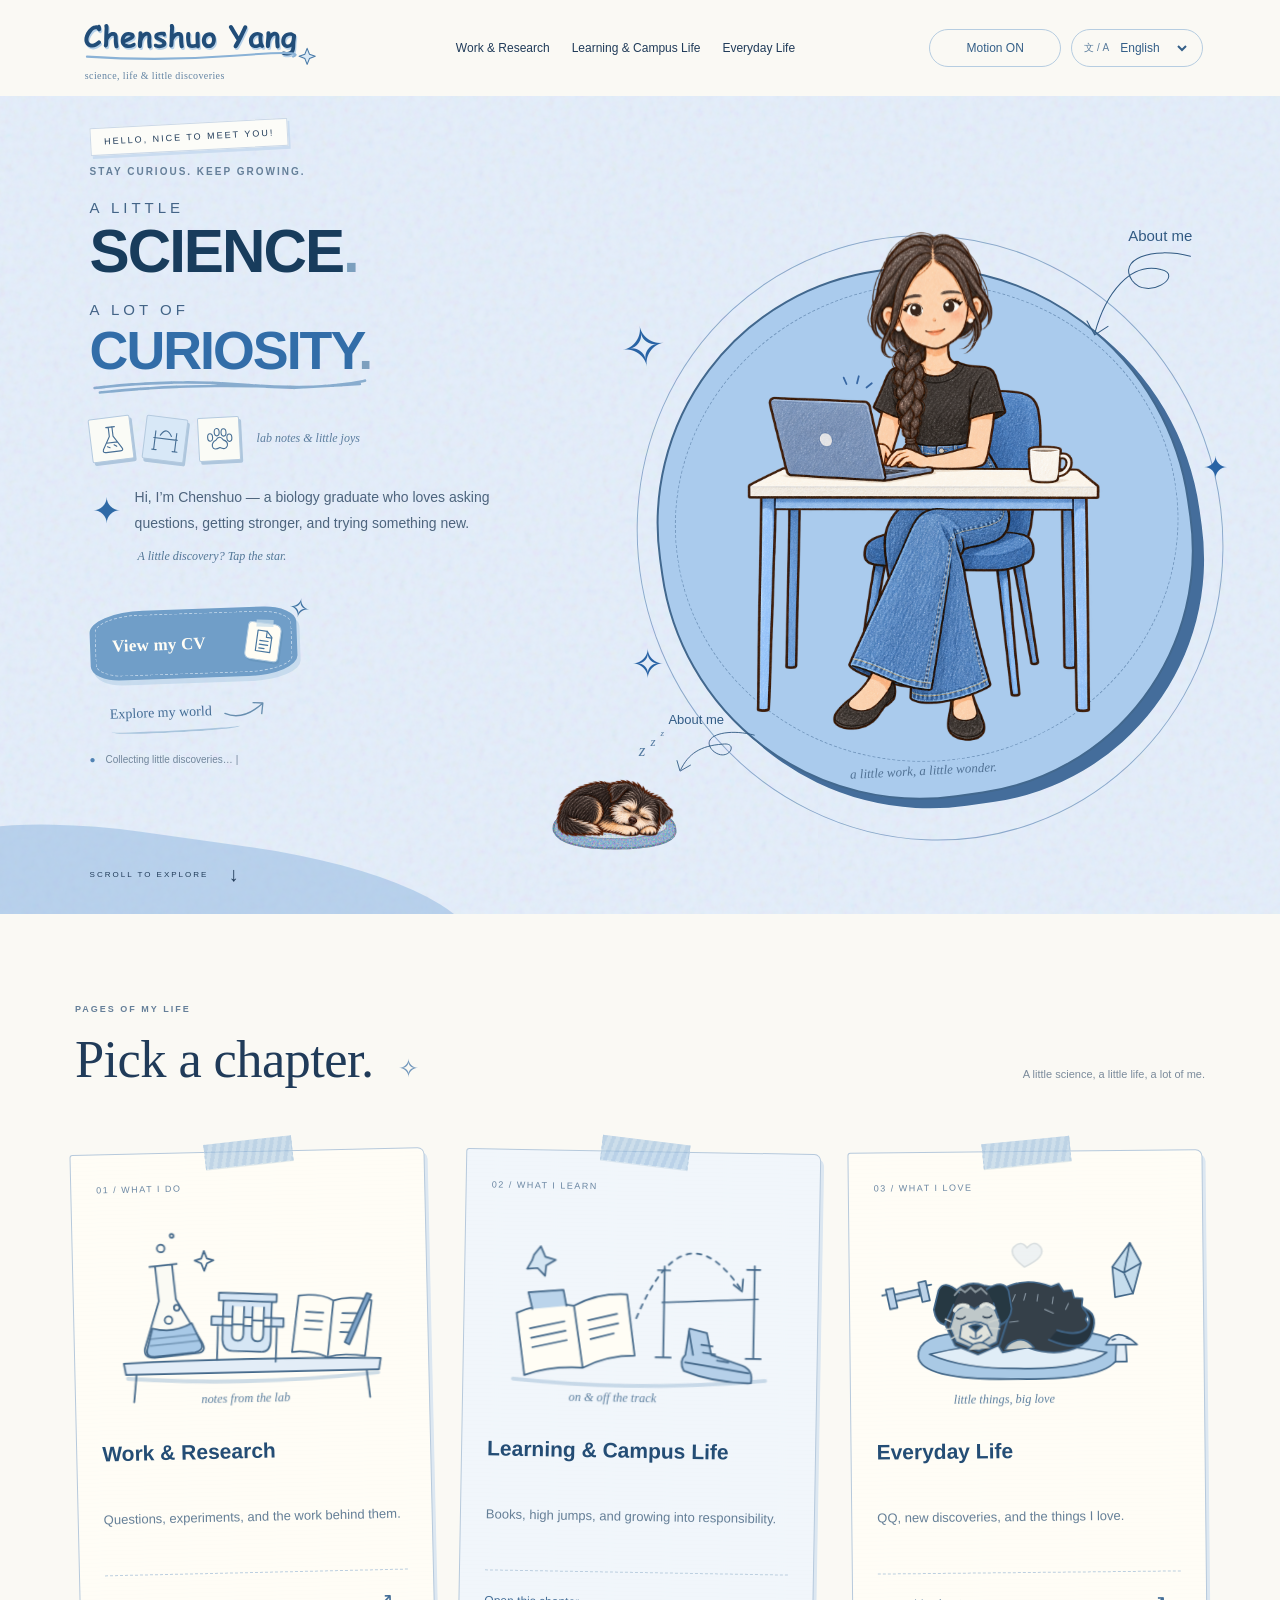
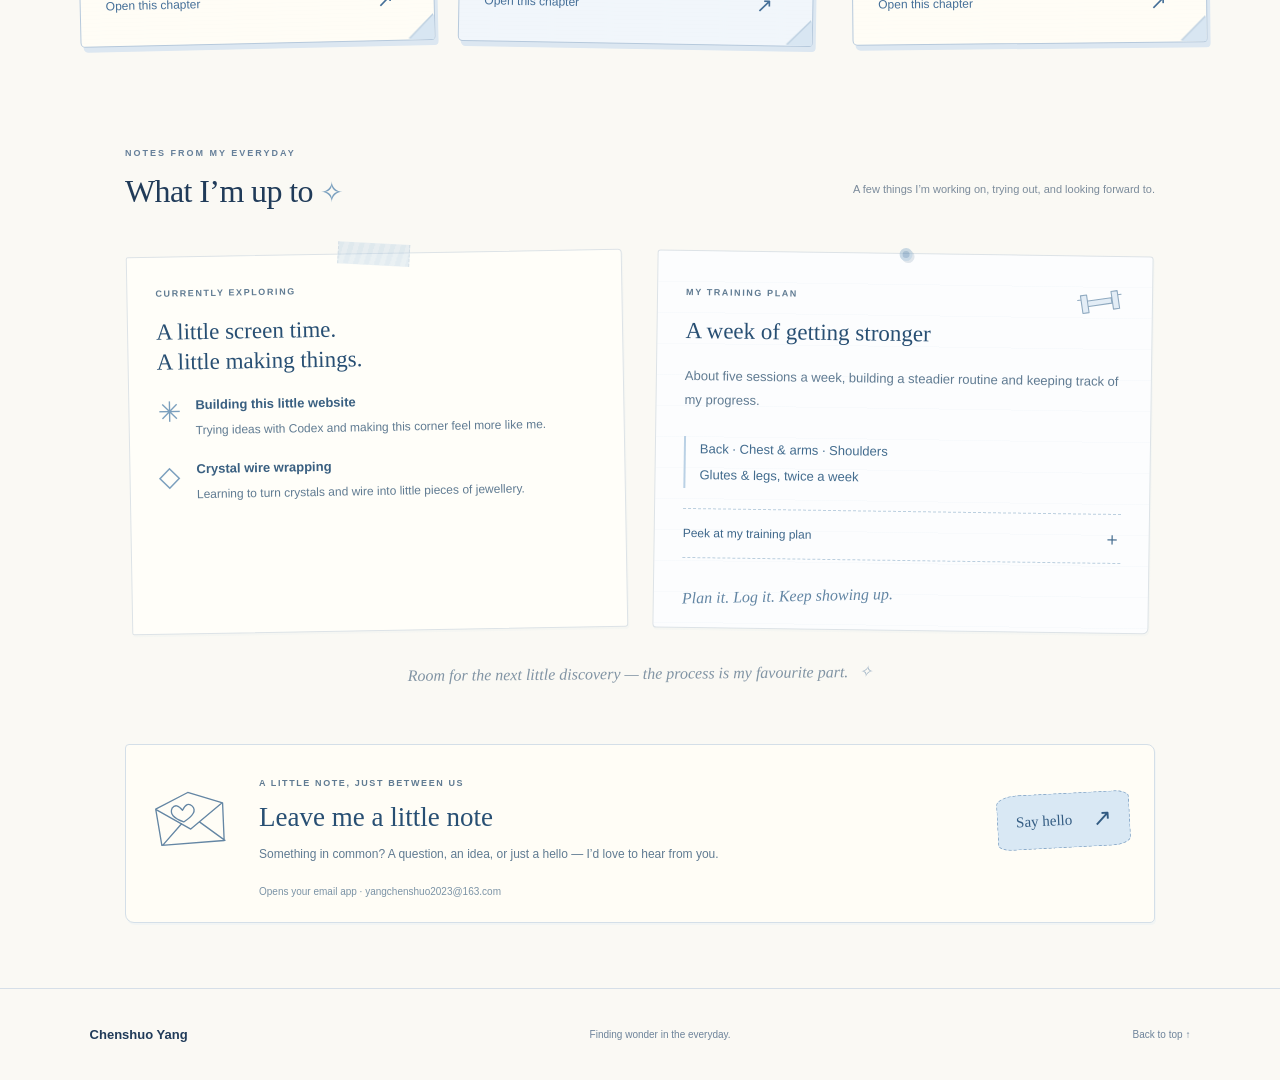
<file: index.html>
<!doctype html><html lang="en"><head><meta charset="utf-8"><meta name="viewport" content="width=device-width,initial-scale=1"><meta name="theme-color" content="#dceafa"><title>Chenshuo Yang | Science &amp; Life</title><meta name="description" content="A personal corner for work and research, learning and campus life, and the everyday things I love."><link rel="stylesheet" href="style.css?v=38"><link rel="stylesheet" href="home-board.css?v=42"><link rel="stylesheet" href="i18n.css?v=65"><script src="i18n.js?v=66" defer></script></head><body>
<header><a class="brand personal-brand" href="#home" aria-label="Chenshuo Yang — Home"><img class="name-wordmark" src="assets/chenshuo-yang-wordmark.svg" alt="" aria-hidden="true" width="284" height="69"><span class="brand-tagline">science, life &amp; little discoveries</span></a><nav aria-label="Main navigation"><a href="work-research.html">Work &amp; Research</a><a href="learning-campus-life.html">Learning &amp; Campus Life</a><a href="everyday-life.html">Everyday Life</a></nav><button id="motion" aria-pressed="true">Motion ON</button></header>
<main><section class="hero" id="home"><span class="paper-label" data-no-translate>HELLO, NICE TO MEET YOU!</span><div class="copy"><p class="eyebrow" data-no-translate>STAY CURIOUS. KEEP GROWING.</p><h1 class="curiosity-title" data-no-translate aria-label="A little science. A lot of curiosity."><span class="headline-small">A LITTLE</span><span class="science-word">SCIENCE<span class="title-dot">.</span></span><span class="headline-small second-kicker">A LOT OF</span><span class="curiosity-word">CURIOSITY<span class="title-dot">.</span><svg class="crayon-underline" viewBox="0 0 430 24" aria-hidden="true"><path d="M7 13 Q125 1 237 12 T420 9 M15 20 Q160 7 312 18 L412 14"/></svg></span></h1><div class="curiosity-stickers" data-no-translate aria-hidden="true"><span class="mini-sticker lab-sticker"><svg viewBox="0 0 50 50"><path d="M18 5h14m-10 0v15L10 40q-2 5 4 5h23q6 0 3-5L28 20V5M16 30h18"/><path d="M17 36l4 2m7-4 4 3"/></svg></span><span class="mini-sticker track-sticker"><svg viewBox="0 0 50 50"><path d="M8 43V13m34 30V13M6 24h38M5 43h7m26 0h8M16 19q9-16 18 0"/></svg></span><span class="mini-sticker paw-sticker"><svg viewBox="0 0 50 50"><path d="M13 36q-1-7 6-10 6-9 12 0 8 3 6 10-3 7-12 2-10 5-12-2Z"/><ellipse cx="10" cy="21" rx="4" ry="6"/><ellipse cx="21" cy="13" rx="4" ry="6"/><ellipse cx="32" cy="14" rx="4" ry="6"/><ellipse cx="41" cy="23" rx="4" ry="6"/></svg></span><span class="sticker-note">lab notes &amp; little joys</span></div><div class="intro curiosity-intro"><button class="discovery-star" id="discovery-star" type="button" aria-label="Discover a little fact about me" aria-controls="discovery-note">✦</button><p>Hi, I’m Chenshuo — a biology graduate who loves asking questions, getting stronger, and trying something new.</p></div><p class="discovery-note" id="discovery-note" aria-live="polite">A little discovery? Tap the star.</p><div class="hero-actions"><a class="home-cv-link cv-main-action" href="work-research.html#cv"><span>View my CV</span><span class="cv-paper-icon" aria-hidden="true"><svg viewBox="0 0 30 34" fill="none"><path d="M6 3h12l7 7v20H6Z"/><path d="M18 3v8h7M10 16h11M10 21h11M10 26h7"/></svg></span></a><a class="primary explore-secondary" href="#explore">Explore my world <span aria-hidden="true"><svg viewBox="0 0 64 35" fill="none"><path d="M4 21 Q27 32 54 10 M42 8 L55 9 L53 23"/></svg></span></a></div><p class="status"><span>●</span> <span id="typewriter" aria-hidden="true">Collecting little discoveries…</span></p></div>
<div class="art"><div class="moon"></div><div class="orbit"></div><span class="spark s1">✧</span><span class="spark s2">✦</span><span class="spark s3">✧</span><a class="about-cue" href="about-me.html">About me<svg viewBox="0 0 180 135" fill="none" aria-hidden="true"><path d="M160 12 C110 -1 66 16 85 43 C105 70 153 36 122 29 C83 19 51 59 37 111 M27 95 L37 113 L54 102"/></svg></a>
<svg id="portrait" viewBox="0 0 1024 1536" role="img" aria-label="An illustrated woman with a side braid, black top and wide-leg jeans, typing at her laptop with a small dog sleeping on a cushion nearby"><a class="portrait-link" href="about-me.html" aria-label="Meet Chenshuo — About me"><defs><clipPath id="headMotionClip"><path d="M355 302 Q351 213 392 130 Q435 37 533 36 Q640 34 684 155 Q720 225 705 297 L680 346 L615 375 L610 450 L505 450 L505 390 L455 365 L408 397 L371 373Z"/></clipPath><linearGradient id="neckFade" x1="0" y1="0" x2="0" y2="1"><stop offset="0" stop-color="white"/><stop offset="0.87" stop-color="white"/><stop offset="1" stop-color="black"/></linearGradient><mask id="neckBlend" maskUnits="userSpaceOnUse" x="0" y="0" width="1024" height="460"><rect width="1024" height="450" fill="url(#neckFade)"/></mask><clipPath id="headClip"><path id="headShape" d="M355 302 Q351 213 392 130 Q435 37 533 36 Q640 34 684 155 Q720 225 705 297 L680 346 L615 375 L568 387 L511 384 L455 365 L408 397 L371 373Z"/></clipPath><mask id="bodyMask"><rect width="1024" height="1536" fill="white"/><use href="#headShape" fill="black"/></mask><clipPath id="eyeL"><ellipse cx="488" cy="263" rx="20" ry="17"/></clipPath><clipPath id="eyeR"><ellipse cx="585" cy="254" rx="20" ry="17"/></clipPath><clipPath id="handClip"><path d="M397 688 Q414 656 444 657 Q488 651 517 675 L520 705 L402 718Z"/></clipPath></defs><image href="assets/typing-girl.png" width="1024" height="1536" mask="url(#bodyMask)"/><g id="head"><image href="assets/typing-girl.png" width="1024" height="1536" clip-path="url(#headMotionClip)" mask="url(#neckBlend)"/><g><ellipse cx="488" cy="263" rx="20" ry="17" fill="#fff9ed"/><g clip-path="url(#eyeL)"><g class="pupil"><ellipse cx="490" cy="264" rx="16" ry="19" fill="#39271d"/><circle cx="485" cy="258" r="5" fill="#fffdf4"/></g></g></g><g><ellipse cx="585" cy="254" rx="20" ry="17" fill="#fff9ed"/><g clip-path="url(#eyeR)"><g class="pupil"><ellipse cx="584" cy="255" rx="16" ry="19" fill="#39271d"/><circle cx="579" cy="249" r="5" fill="#fffdf4"/></g></g></g></g><g class="typing-hand"><image href="assets/typing-girl.png" width="1024" height="1536" clip-path="url(#handClip)"/></g><g class="keymarks" fill="none" stroke="#3767a3" stroke-width="5" stroke-linecap="round"><path d="M293 475 l-8 -18 M323 473 l5 -20 M350 485 l15 -12"/></g></a></svg><span class="art-caption">a little work, a little wonder.</span></div><div class="dog-world" aria-label="QQ sleeping on her cushion">
<div class="dog-bed" id="dog-bed"><svg viewBox="0 0 200 65" aria-hidden="true"><defs><filter id="crayon"><feTurbulence type="fractalNoise" baseFrequency=".35" numOctaves="3" result="noise"/><feComposite in="noise" in2="SourceGraphic" operator="in" result="grain"/><feBlend in="SourceGraphic" in2="grain" mode="soft-light"/></filter></defs><g filter="url(#crayon)"><path d="M9 34 Q4 9 45 9 Q98 -2 159 8 Q195 10 193 36 Q188 59 103 60 Q20 60 9 34Z" fill="#7da8d2" stroke="#4b739b" stroke-width="3"/><ellipse cx="100" cy="26" rx="80" ry="19" fill="#dae8f5" stroke="#7396ba" stroke-width="2"/><ellipse cx="100" cy="27" rx="65" ry="12" fill="#c5d9ed" stroke="#8caecc" stroke-dasharray="3 5"/></g></svg></div>
<a id="dog-actor" class="dog-actor" href="about-qq.html" aria-label="Meet QQ — About QQ"><div class="dog-sprite" id="dog-sprite"></div><span class="sleep-marks">z<span>z</span><small>z</small></span></a><a class="qq-home-cue" id="qq-home-cue" href="about-qq.html">About me<svg viewBox="0 0 120 65" aria-hidden="true"><path d="M5 8 C42 -2 79 9 60 29 C40 46 24 17 47 20 C77 22 93 33 103 54 M90 48 L104 56 L108 42"/></svg></a>
</div><a class="scroll" href="#explore">SCROLL TO EXPLORE <span>↓</span></a></section>
<section class="section" id="explore"><div class="section-heading"><div><p class="eyebrow">PAGES OF MY LIFE</p><h2>Pick a chapter. <span aria-hidden="true">✧</span></h2></div><p>A little science, a little life, a lot of me.</p></div><div class="cards postcard-cards">
<a class="card paper-card postcard-1" href="work-research.html"><small>01 / WHAT I DO</small><svg class="postcard-art" viewBox="0 0 320 215" aria-hidden="true"><defs><filter id="paper-rough-1" x="-5%" y="-5%" width="110%" height="110%"><feTurbulence type="fractalNoise" baseFrequency=".045" numOctaves="2" seed="1" result="wobble"/><feDisplacementMap in="SourceGraphic" in2="wobble" scale=".8" xChannelSelector="R" yChannelSelector="G"/></filter><pattern id="pencil-hatch-1" width="5" height="5" patternUnits="userSpaceOnUse" patternTransform="rotate(24)"><path d="M0 0V5" stroke="#638bb3" stroke-width="1" opacity=".17"/></pattern></defs><g class="pencil-lines" filter="url(#paper-rough-1)"><path class="scene-shadow" d="M29 173q125 11 264-1"/><path d="M25 157q126-4 271 0l-2 12H27ZM38 170l-3 28m246-28 3 28" fill="#e3edf7"/><g transform="rotate(-5 74 110)"><path d="M59 54h29m-23 0v37l-20 48q-3 10 9 11h47q9-1 4-12L83 91V54" fill="#fafaf4"/><path d="M55 119q20 8 42-1l8 23q1 7-8 8H54q-9-1-7-8Z" fill="#a8c9e7"/><path d="M52 130l48 0m-49 7 52 0" opacity=".45"/><circle class="lab-bubble b1" cx="73" cy="112" r="4"/><circle class="lab-bubble b2" cx="83" cy="100" r="3"/><circle class="lab-bubble b3" cx="73" cy="36" r="4"/><circle class="lab-bubble b4" cx="86" cy="24" r="2"/></g><g transform="rotate(3 157 104)"><path d="M126 86h61v8h-61Zm5 9v40q1 12 11 12h30q10 0 10-12V95M119 111h76v9h-76ZM126 122v35m62-35v35" fill="#d6e6f5"/><path d="M141 100v29q0 7 6 7t6-7v-29m9 0v29q0 7 6 7t6-7v-29" fill="#fafbf5"/><path d="M142 119h10m11-5h10"/></g><g transform="rotate(8 242 127)"><path d="M206 94q23-6 37 1 17-8 40-5v59q-23-1-39 6-20-6-38-1Z" fill="#fffdf5"/><path d="m243 96 1 57m-28-43 18-1m-18 10 18-1m-18 10 18-1m20-20 18-2m-18 12 18-2m-18 12 13-1"/><path d="m277 83-17 54 5 2 17-55Z" fill="#7fa5ca"/></g><path class="tiny-spark" d="m112 40 3 8 7 2-7 3-3 8-3-8-7-3 7-2Z"/><text x="106" y="200">notes from the lab</text></g></svg><h3>Work &amp; Research <b>↗</b></h3><p>Questions, experiments, and the work behind them.</p><span class="chapter-open">Open this chapter <b>↗</b></span></a>
<a class="card paper-card postcard-2" href="learning-campus-life.html"><small>02 / WHAT I LEARN</small><svg class="postcard-art" viewBox="0 0 320 215" aria-hidden="true"><defs><filter id="paper-rough-2" x="-5%" y="-5%" width="110%" height="110%"><feTurbulence type="fractalNoise" baseFrequency=".045" numOctaves="2" seed="2" result="wobble"/><feDisplacementMap in="SourceGraphic" in2="wobble" scale=".8" xChannelSelector="R" yChannelSelector="G"/></filter><pattern id="pencil-hatch-2" width="5" height="5" patternUnits="userSpaceOnUse" patternTransform="rotate(24)"><path d="M0 0V5" stroke="#638bb3" stroke-width="1" opacity=".17"/></pattern></defs><g class="pencil-lines" filter="url(#paper-rough-2)"><path class="scene-shadow" d="M26 178q130 12 266-2"/><g transform="rotate(-8 92 128)"><path d="M32 100q31-9 61 0 28-11 57-5v65q-28-4-56 6-33-7-62 0Z" fill="#fffdf5"/><path d="m93 101 1 64m-50-47 37-3m-37 13 37-3m-37 13 37-3m25-18 31-3m-31 13 31-3m-31 13 25-3"/><path d="m49 98-2-18 37 2 1 17" fill="#bbd4eb"/></g><path d="M184 152V57m-8 96h16m87-1V55m-8 98h16m-105-58 101-5"/><path d="M177 61h13m81-2h14"/><path class="jump-trail" d="M155 112Q203-8 265 80" stroke-dasharray="5 6"/><path d="m257 75 9 7 1-13"/><g transform="rotate(8 231 154)"><path d="m207 125 19 2 8 22 34 6q13 3 12 17-39 6-72-2-7-9-1-17Z" fill="#b6d0e9"/><path d="m208 161 68 1m-54-22 12 0m-9 8 13 0m3 6 12 0"/><path d="m207 128 8 24"/></g><path d="m46 47 7-9 5 11 11 3-10 6-1 11-8-8-11 1 5-9Z" fill="#d4e5f3"/><text x="85" y="201">on &amp; off the track</text></g></svg><h3>Learning &amp; Campus Life <b>↗</b></h3><p>Books, high jumps, and growing into responsibility.</p><span class="chapter-open">Open this chapter <b>↗</b></span></a>
<a class="card paper-card postcard-3" href="everyday-life.html"><small>03 / WHAT I LOVE</small><svg class="postcard-art" viewBox="0 0 320 215" aria-hidden="true"><defs><filter id="paper-rough-3" x="-5%" y="-5%" width="110%" height="110%"><feTurbulence type="fractalNoise" baseFrequency=".045" numOctaves="2" seed="3" result="wobble"/><feDisplacementMap in="SourceGraphic" in2="wobble" scale=".8" xChannelSelector="R" yChannelSelector="G"/></filter><pattern id="pencil-hatch-3" width="5" height="5" patternUnits="userSpaceOnUse" patternTransform="rotate(24)"><path d="M0 0V5" stroke="#638bb3" stroke-width="1" opacity=".17"/></pattern></defs><g class="pencil-lines" filter="url(#paper-rough-3)"><path d="M45 151q0-24 52-24h111q48 1 49 23-4 29-107 26-103 1-105-25Z" fill="#a9c9e5"/><path d="M57 149q82-20 187 0-25 18-94 16-58 0-93-16Z" fill="#e0edf7"/>
<path d="M121 126q-15-26 10-43 26-16 55-4l8-3 5 8 9-1 2 8 9 1-1 8 8 6-4 8q10 13-4 27-26 14-58 2l-26 5Z" fill="#343f4a"/>
<path d="M183 135q39 17 46-8 7-20-10-25 12 13 3 22-10 8-30 1" fill="#283541"/><path d="m148 87-3 7m14-8-2 7m15-6-1 7m17-4-1 7m17 0-3 6m-59 13 9-1m28-12 9 4" stroke="#82909a" stroke-width="1.2"/>
<path d="M82 86q14-16 33-9l11 2 9 12 5 22-9 27-23 10-24-10-10-22Z" fill="#35414b"/>
<path d="M89 84q-16-15-22-2l-5 20q2 14 11 16l10-21m35-16q18-11 23 2l3 19q-1 12-12 17l-7-23" fill="#263743"/>
<path d="m84 87 6-7 5 4 6-5 5 5 6-4 6 6" stroke="#8c989f"/>
<path d="M84 105q11-11 21-3 10-9 22 2l5 13-4 20-19 9-24-10-6-15Z" fill="#bfc8c9"/>
<path d="M84 103q5-8 14-4m14 0q6-5 13 2" stroke="#e0e4df" stroke-width="4"/>
<path d="m86 111q5 3 9-1m19 0q5 3 9-1" stroke="#263b50"/>
<path d="M91 119q14-7 27 0l5 11-16 11-18-9Z" fill="#e1e3dc"/>
<path d="M99 120q7-4 14 0l-7 6Z" fill="#273b4b"/><path d="m106 126 0 5m-6 0q6 5 12-1"/>
<path d="m80 115-6-3m8 10-8 1m13 6-7 4m40-17 10-3m-9 9 10 1m-13 6 7 4" stroke="#d0d6d2" stroke-width="1.3"/>
<path d="M122 143q-9-9-19-4l-6 6m70-2q-9-12-20-7-8 3-10 9" fill="#c8ceca"/>
<g class="qq-heart"><path d="M158 58q-17-13-11-21 8-8 14 1 8-9 14-1 7 10-17 21Z" fill="#a8c9e7"/></g>
<g transform="rotate(-12 39 85)"><path d="M13 75h8v21h-8Zm35 0h8v21h-8ZM22 82h25v7H22" fill="#bbd2e8"/><path d="M8 80h5m43 0h5"/></g><g transform="rotate(10 268 65)"><path d="m264 34 15 19-3 33-18 7-8-31Z" fill="#c6dded"/><path d="m264 34-1 32 13 20m-13-20 16-13m-16 13-13-4"/></g><path d="M276 141q-22-21-33 0Zm-22 0-1 18h12l-1-18" fill="#e2edf6"/><path d="m250 136 3-1m12-1 3 1"/><text x="82" y="201">little things, big love</text></g></svg><h3>Everyday Life <b>↗</b></h3><p>QQ, new discoveries, and the things I love.</p><span class="chapter-open">Open this chapter <b>↗</b></span></a>
</div></section>
<section class="section life-board-section" id="currently" aria-labelledby="currently-title"><div class="section-heading"><div><p class="eyebrow">NOTES FROM MY EVERYDAY</p><h2 id="currently-title">What I’m up to <span aria-hidden="true">✧</span></h2></div><p>A few things I’m working on, trying out, and looking forward to.</p></div><div class="life-noticeboard"><article class="board-note exploring-note"><span class="note-tape" aria-hidden="true"></span><p class="eyebrow">CURRENTLY EXPLORING</p><h3>A little screen time.<br>A little making things.</h3><ul class="exploring-list"><li><span aria-hidden="true">✳</span><div><strong>Building this little website</strong><p>Trying ideas with Codex and making this corner feel more like me.</p></div></li><li><span aria-hidden="true">◇</span><div><strong>Crystal wire wrapping</strong><p>Learning to turn crystals and wire into little pieces of jewellery.</p></div></li></ul></article>
<article class="board-note training-note"><span class="note-pin" aria-hidden="true"></span><div class="training-heading"><p class="eyebrow">MY TRAINING PLAN</p><svg viewBox="0 0 70 45" aria-hidden="true"><path d="M8 10h9v26H8Zm45 0h9v26h-9ZM18 19h34v8H18M3 16h5m54 0h5"/></svg></div><h3>A week of getting stronger</h3><p class="training-intro">About five sessions a week, building a steadier routine and keeping track of my progress.</p><p class="training-overview">Back · Chest &amp; arms · Shoulders<br>Glutes &amp; legs, twice a week</p><details class="training-expand"><summary>Peek at my training plan <span aria-hidden="true">＋</span></summary><div class="training-expand-body"><ul class="training-split" aria-label="Current weekly training split"><li><span>Back</span><span class="session-count">1 session</span></li><li><span>Chest &amp; arms</span><span class="session-count">1 session</span></li><li><span>Shoulders</span><span class="session-count">1 session</span></li><li><span>Glutes &amp; legs</span><span class="session-count">2 sessions</span></li></ul><p class="training-focus"><span>WORKING ON</span>Hip thrusts · Shoulder presses · Bulgarian split squats</p></div></details><p class="training-handnote">Plan it. Log it. Keep showing up.</p></article>
<p class="next-discovery-line">Room for the next little discovery — the process is my favourite part. <span aria-hidden="true">✧</span></p>
</div></section><section class="section closing-note-section" aria-label="Get in touch"><div class="board-letter"><svg class="letter-doodle" viewBox="0 0 105 85" aria-hidden="true"><path d="m9 24 43-17 43 18-3 48-80-2ZM10 25l41 29 43-29M13 71l27-25m53 27L63 46"/><path d="m43 29q-7-11-13-4-6 10 13 19 20-10 13-19-6-7-13 4Z"/></svg><div><p class="eyebrow">A LITTLE NOTE, JUST BETWEEN US</p><h3>Leave me a little note</h3><p>Something in common? A question, an idea, or just a hello — I’d love to hear from you.</p></div><a class="say-hello-note" href="mailto:yangchenshuo2023@163.com?subject=Hello%20from%20your%20little%20world">Say hello <span aria-hidden="true">↗</span></a><p class="letter-detail">Opens your email app · yangchenshuo2023@163.com</p></div></section></main><footer><a class="brand" href="#home">Chenshuo Yang</a><p>Finding wonder in the everyday.</p><a href="#home">Back to top ↑</a></footer><script src="script.js?v=63"></script></body></html>
</file>
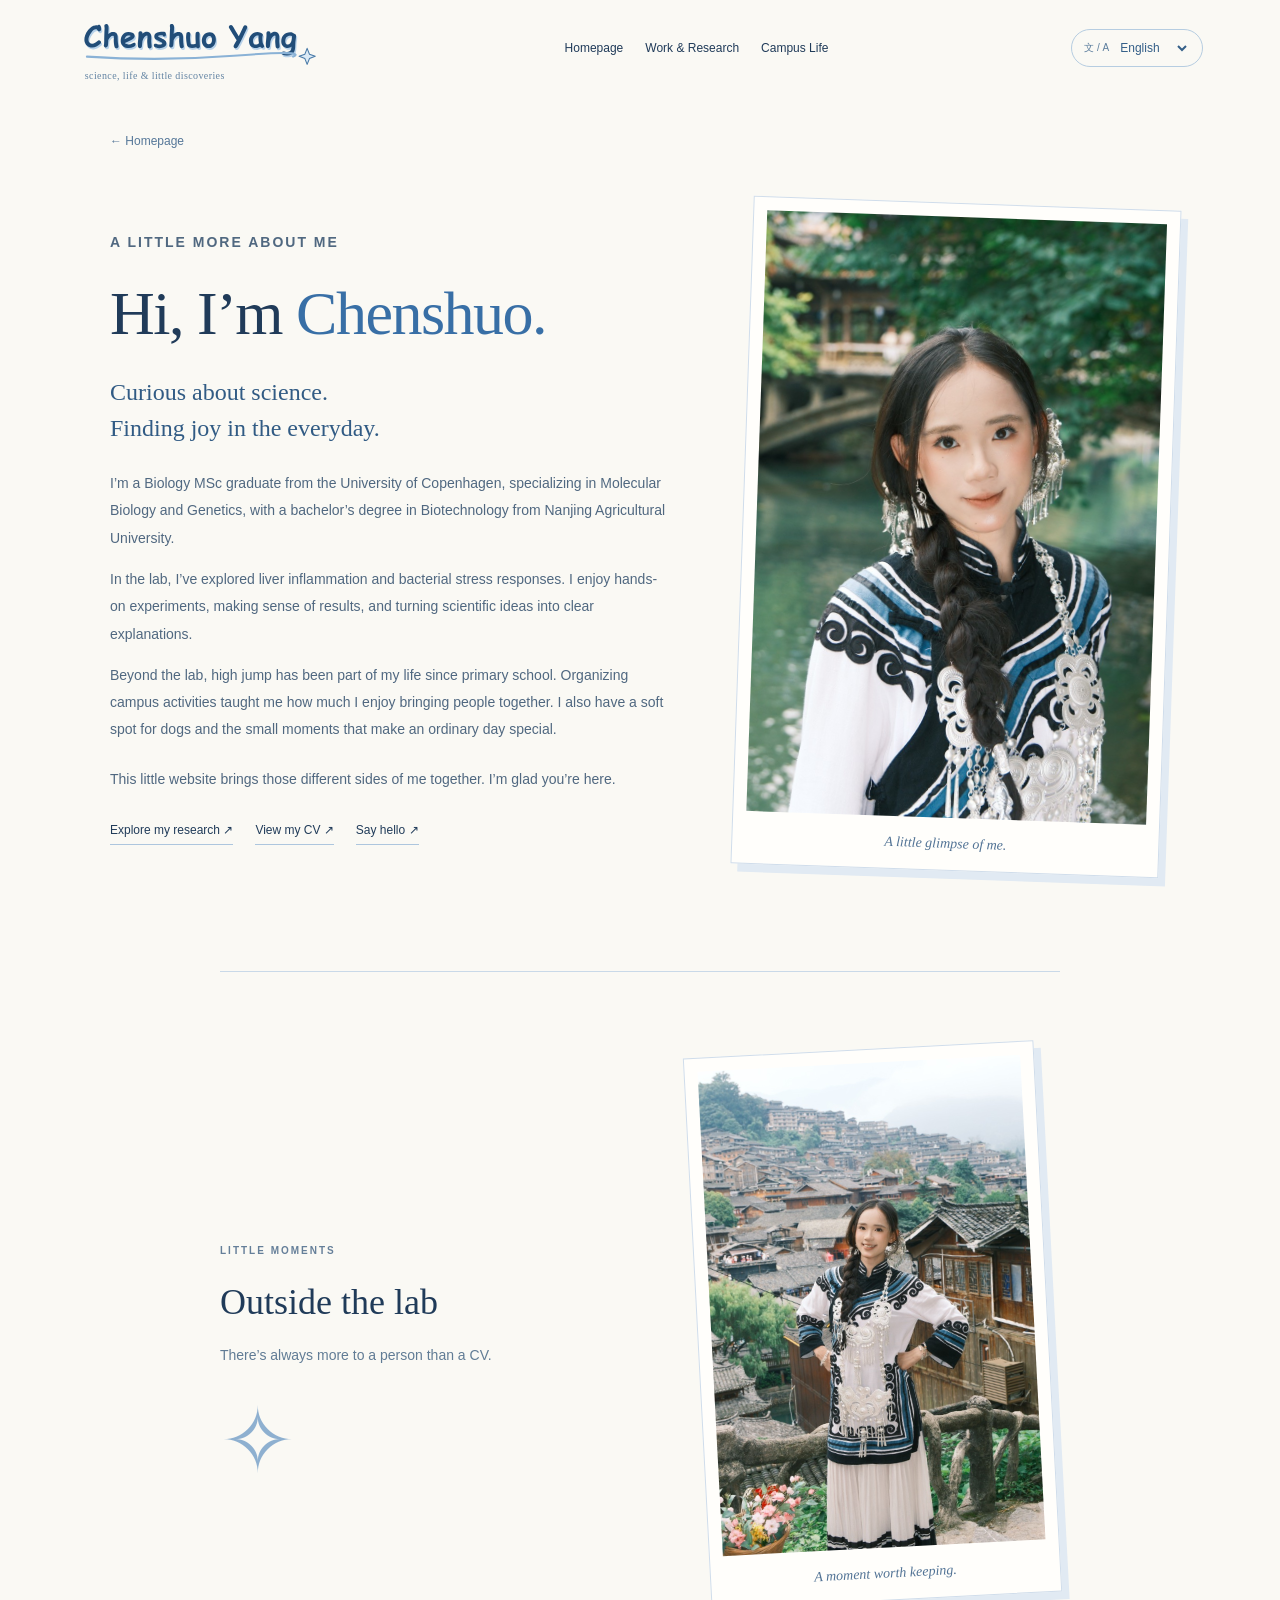
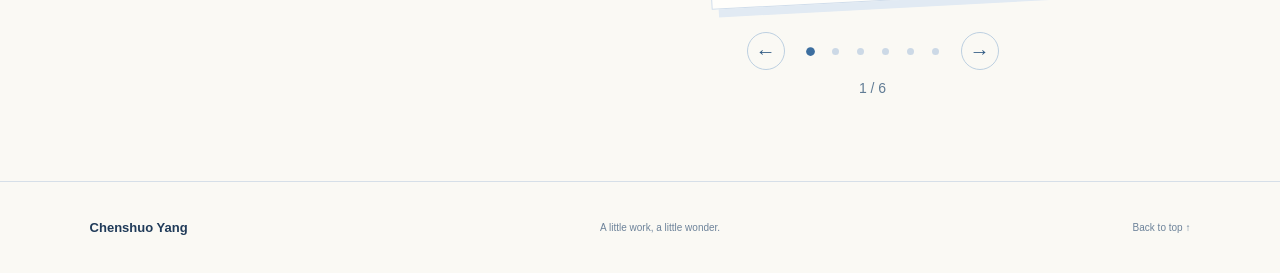
<file: about-me.html>
<!doctype html>
<html lang="en"><head><meta charset="utf-8"><meta name="viewport" content="width=device-width,initial-scale=1"><meta name="theme-color" content="#dceafa"><title>About Me · Chenshuo Yang</title><meta name="description" content="Meet Chenshuo Yang: a biology graduate, a curious researcher, and a lifelong high jumper."><link rel="stylesheet" href="style.css?v=35"><link rel="stylesheet" href="about.css?v=23"><link rel="stylesheet" href="i18n.css?v=65"><script src="i18n.js?v=64" defer></script></head>
<body class="about-page"><header><a class="brand personal-brand" href="index.html" aria-label="Chenshuo Yang — Home"><img class="name-wordmark" src="assets/chenshuo-yang-wordmark.svg" alt="" aria-hidden="true" width="284" height="69"><span class="brand-tagline">science, life &amp; little discoveries</span></a><nav aria-label="About navigation"><a href="index.html">Homepage</a><a href="work-research.html">Work &amp; Research</a><a href="learning-campus-life.html">Campus Life</a></nav></header>
<main class="about-main"><a class="back-link" href="index.html#home">← Homepage</a><section class="about-intro" aria-labelledby="about-title"><div class="about-copy"><p class="eyebrow">A LITTLE MORE ABOUT ME</p><h1 id="about-title">Hi, I’m <span>Chenshuo.</span></h1><p class="about-lead">Curious about science.<br>Finding joy in the everyday.</p><p>I’m a Biology MSc graduate from the University of Copenhagen, specializing in Molecular Biology and Genetics, with a bachelor’s degree in Biotechnology from Nanjing Agricultural University.</p><p>In the lab, I’ve explored liver inflammation and bacterial stress responses. I enjoy hands-on experiments, making sense of results, and turning scientific ideas into clear explanations.</p><p>Beyond the lab, high jump has been part of my life since primary school. Organizing campus activities taught me how much I enjoy bringing people together. I also have a soft spot for dogs and the small moments that make an ordinary day special.</p><p class="about-closing">This little website brings those different sides of me together. I’m glad you’re here.</p><div class="about-actions"><a href="work-research.html">Explore my research ↗</a><a href="work-research.html#cv">View my CV ↗</a><a href="mailto:yangchenshuo2023@163.com">Say hello ↗</a></div></div><figure class="about-photo main-photo"><img src="assets/about-chenshuo-2.jpg" alt="Chenshuo with a side braid beside a leafy waterway" width="853" height="1280"><figcaption>A little glimpse of me.</figcaption></figure></section>
<section class="photo-notes" aria-labelledby="photo-title"><div><p class="eyebrow">LITTLE MOMENTS</p><h2 id="photo-title">Outside the lab</h2><p>There’s always more to a person than a CV.</p><span class="photo-star" aria-hidden="true">✧</span></div><div class="photo-gallery" role="region" aria-label="Outside the lab photo album" aria-roledescription="carousel" tabindex="0"><div class="gallery-frame"><figure class="about-photo travel-photo gallery-slide" aria-label="Photo 1 of 6"><img src="assets/about-chenshuo-1.jpg" alt="Chenshuo in front of a hillside village" style="object-position:50% 50%" width="853" height="1280" loading="eager"><figcaption>A moment worth keeping.</figcaption></figure><figure class="about-photo travel-photo gallery-slide" hidden aria-label="Photo 2 of 6"><img src="assets/outside-lab-1.jpg" alt="Chenshuo wearing a black top in a studio portrait" style="object-position:50% 50%" width="853" height="1280" loading="eager"><figcaption>Simply me.</figcaption></figure><figure class="about-photo travel-photo gallery-slide" hidden aria-label="Photo 3 of 6"><img src="assets/outside-lab-2.jpg" alt="Chenshuo with glasses at a picnic table in a green park" style="object-position:52% 50%" width="853" height="1280" loading="eager"><figcaption>A little time outdoors.</figcaption></figure><figure class="about-photo travel-photo gallery-slide" hidden aria-label="Photo 4 of 6"><img src="assets/outside-lab-3.jpg" alt="Chenshuo in flowing white clothing with mountains at sunset" style="object-position:73% 50%" width="853" height="1280" loading="eager"><figcaption>Among the mountains.</figcaption></figure><figure class="about-photo travel-photo gallery-slide" hidden aria-label="Photo 5 of 6"><img src="assets/outside-lab-4.jpg" alt="Chenshuo sitting at a cafe table" style="object-position:50% 50%" width="853" height="1280" loading="eager"><figcaption>Slow afternoons.</figcaption></figure><figure class="about-photo travel-photo gallery-slide" hidden aria-label="Photo 6 of 6"><img src="assets/outside-lab-5.jpg" alt="Chenshuo holding a camera beside a lake" style="object-position:50% 50%" width="853" height="1280" loading="eager"><figcaption>Collecting little memories.</figcaption></figure></div><div class="gallery-controls"><button type="button" class="gallery-arrow" data-direction="-1" aria-label="Previous photo">←</button><div class="gallery-dots"><button type="button" class="gallery-dot" aria-label="Show photo 1" aria-pressed="true" data-slide="0"></button><button type="button" class="gallery-dot" aria-label="Show photo 2" aria-pressed="false" data-slide="1"></button><button type="button" class="gallery-dot" aria-label="Show photo 3" aria-pressed="false" data-slide="2"></button><button type="button" class="gallery-dot" aria-label="Show photo 4" aria-pressed="false" data-slide="3"></button><button type="button" class="gallery-dot" aria-label="Show photo 5" aria-pressed="false" data-slide="4"></button><button type="button" class="gallery-dot" aria-label="Show photo 6" aria-pressed="false" data-slide="5"></button></div><button type="button" class="gallery-arrow" data-direction="1" aria-label="Next photo">→</button></div><p class="gallery-count" aria-live="polite" aria-atomic="true">1 / 6</p></div></section></main><footer><a class="brand" href="index.html">Chenshuo Yang</a><p>A little work, a little wonder.</p><a href="#about-title">Back to top ↑</a></footer><script src="about-gallery.js?v=23"></script></body></html>
</file>
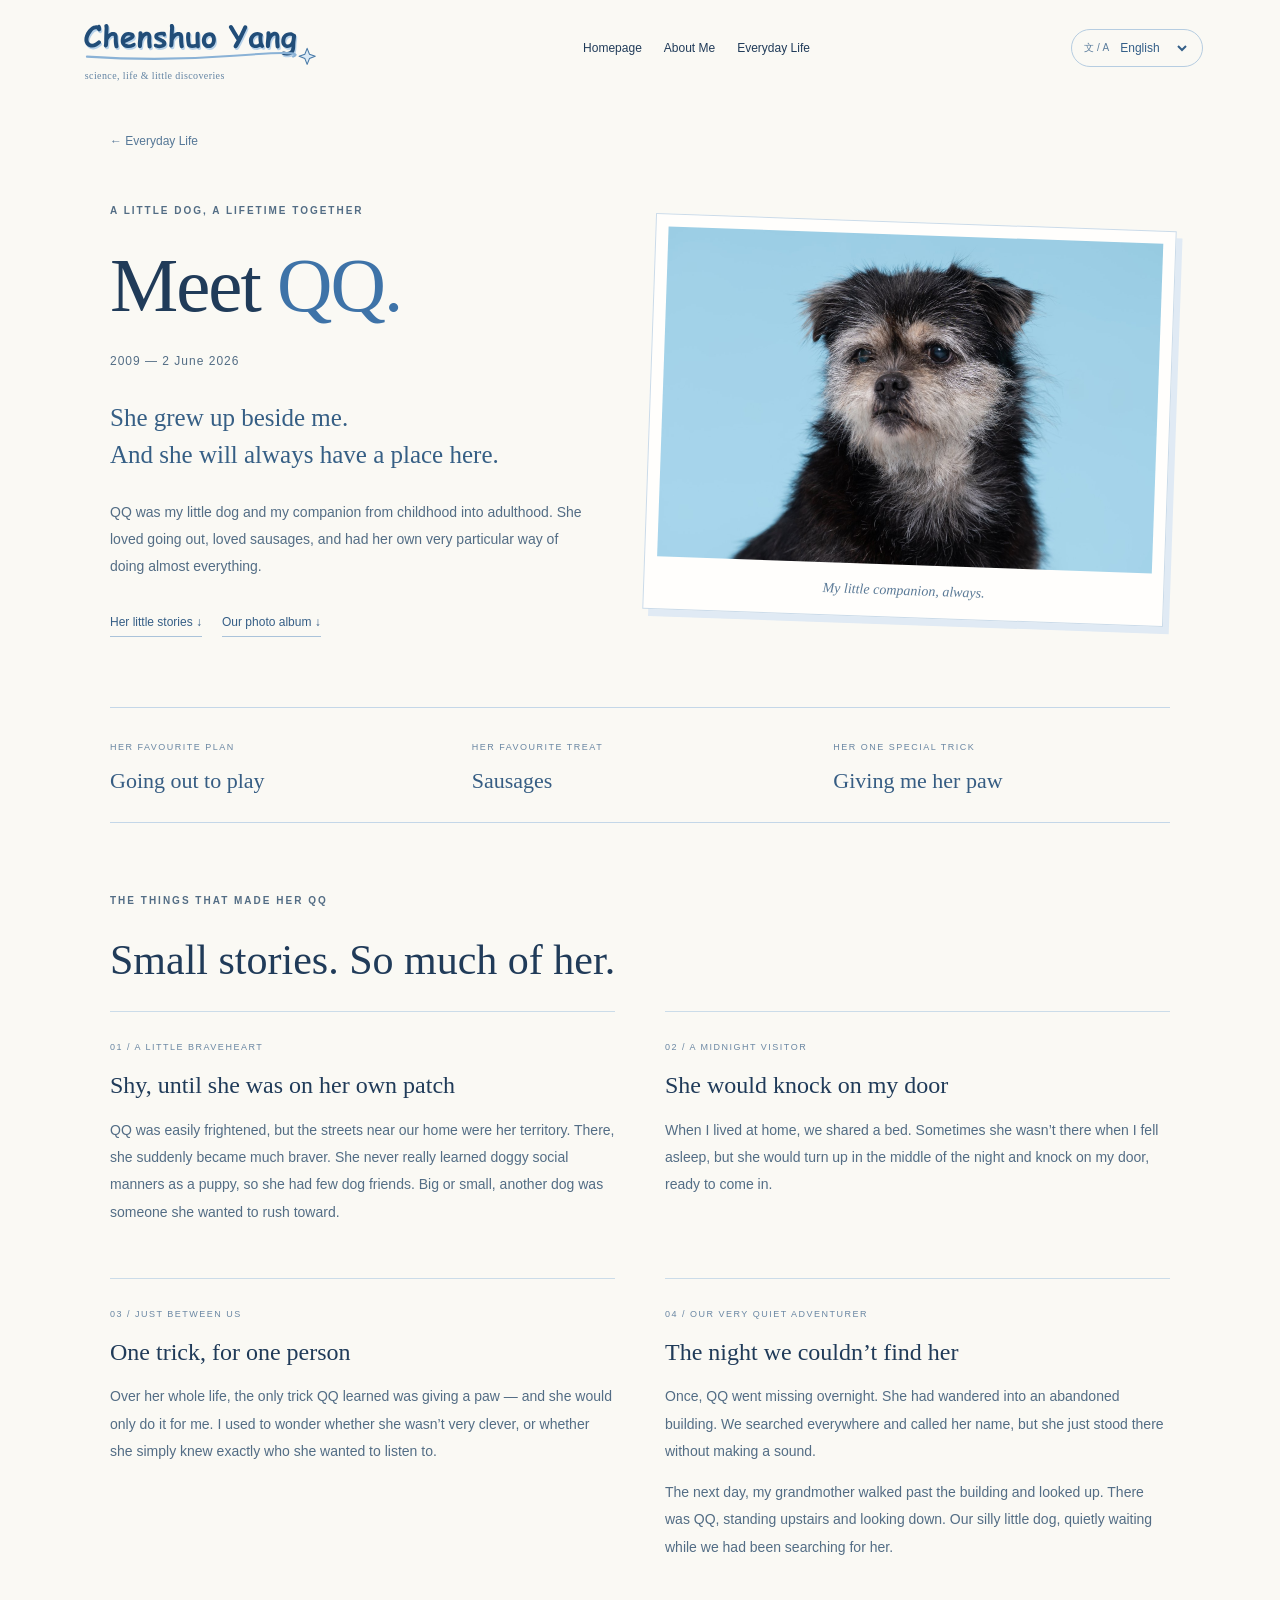
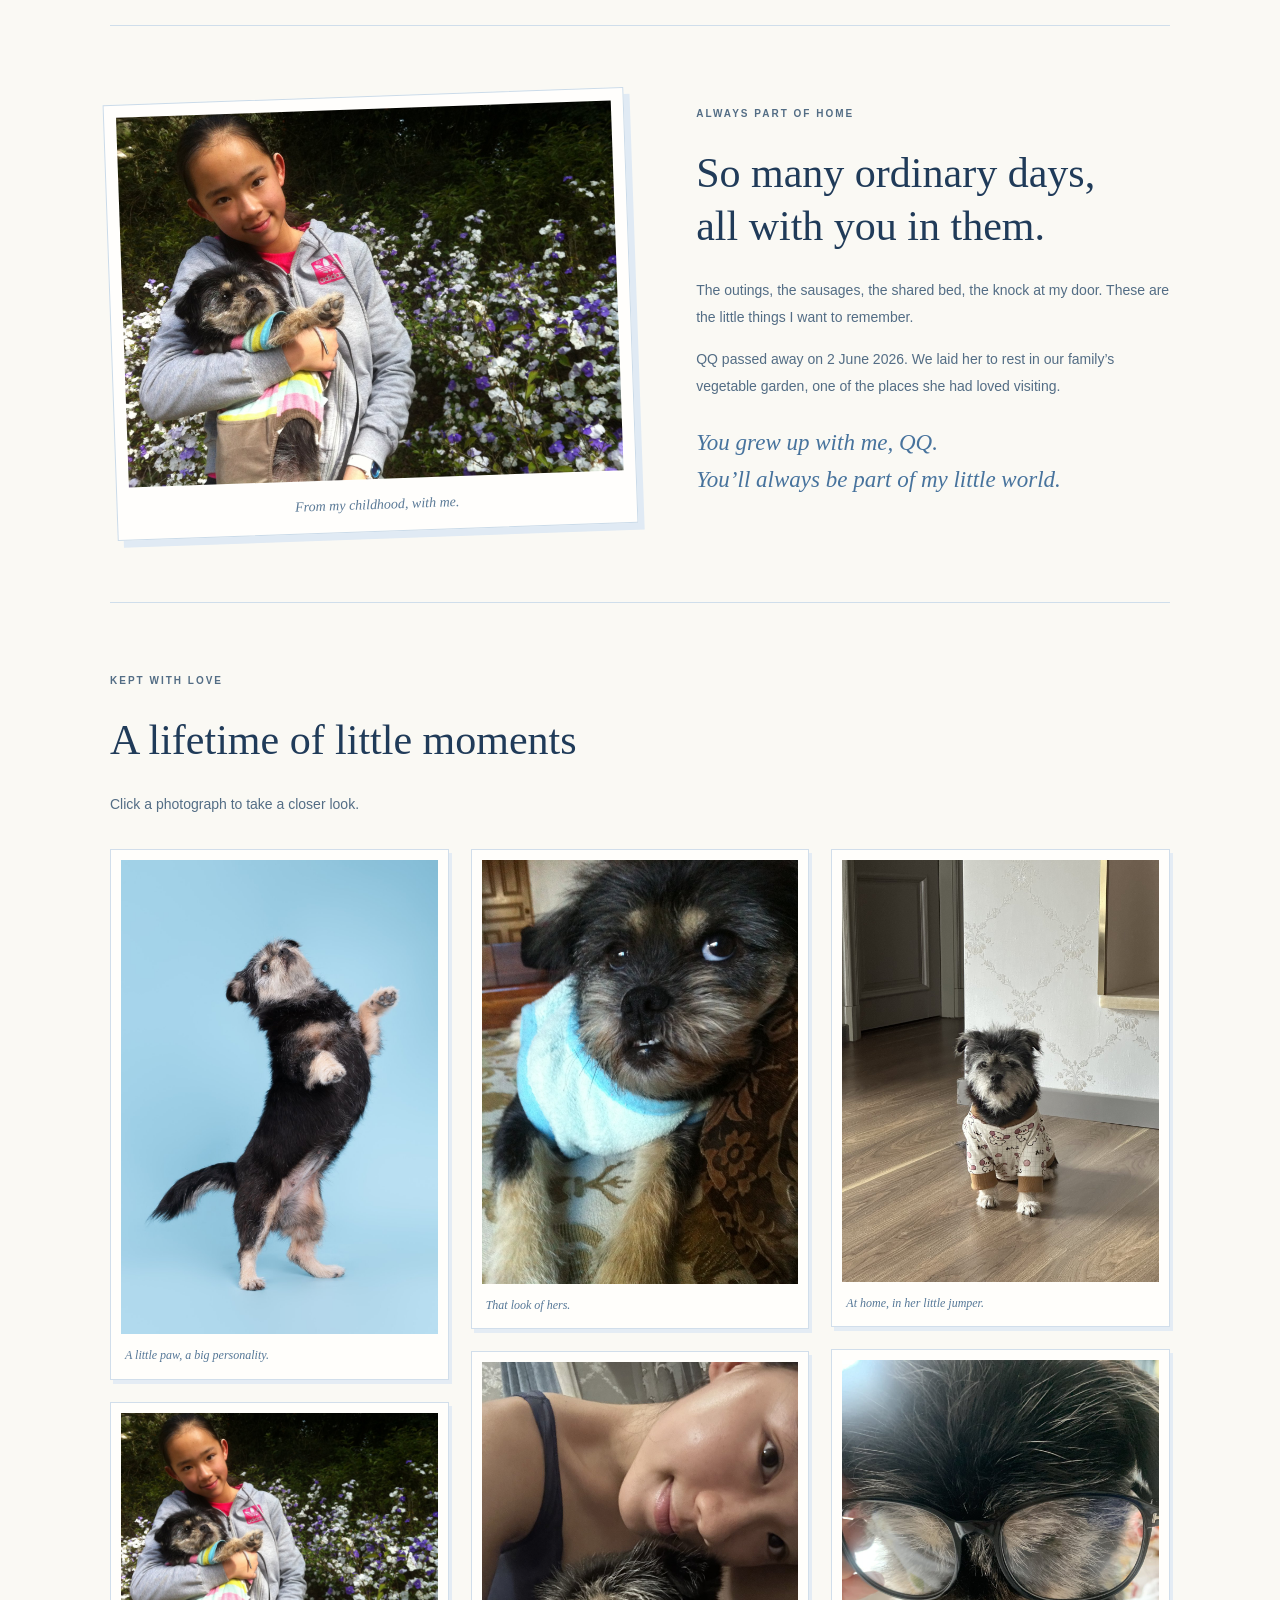
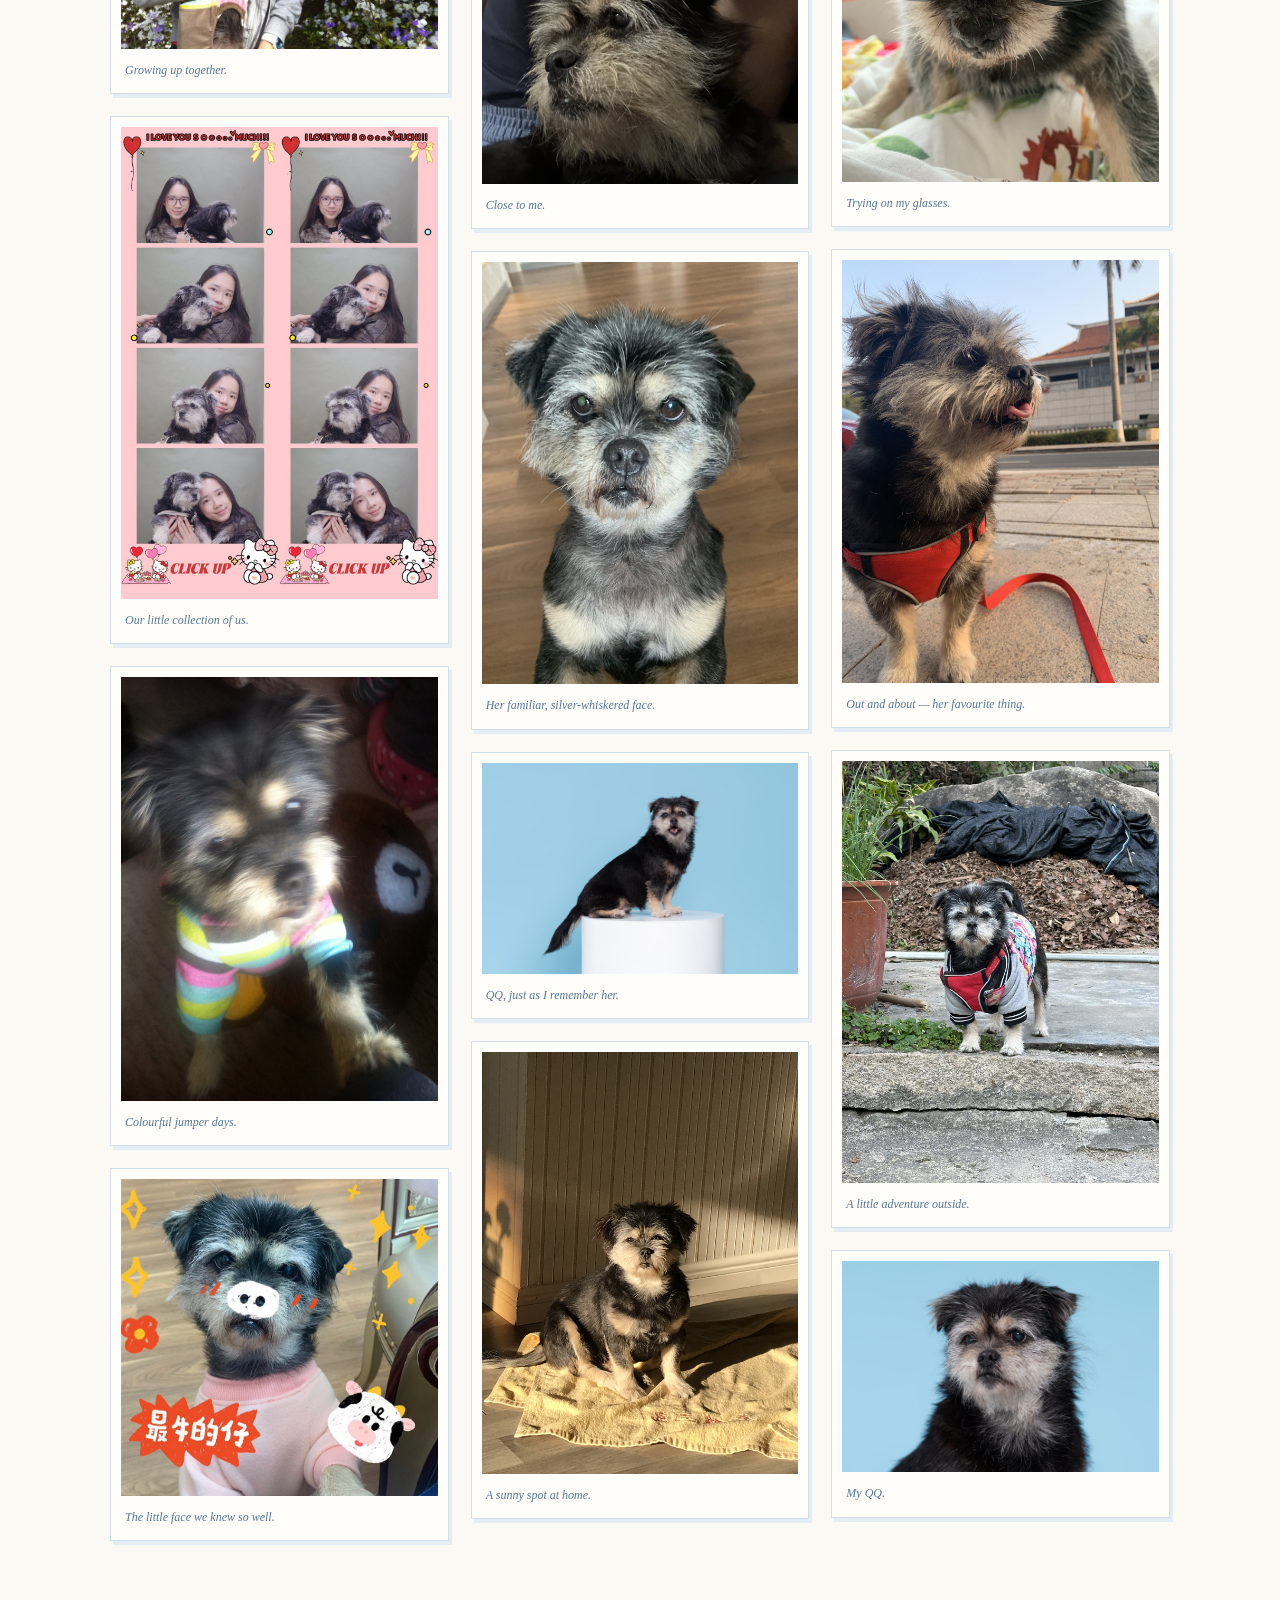
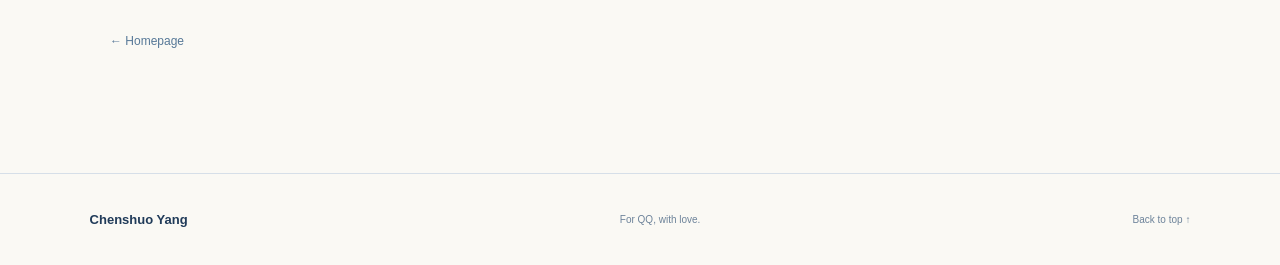
<file: about-qq.html>
<!doctype html><html lang="en"><head><meta charset="utf-8"><meta name="viewport" content="width=device-width,initial-scale=1"><meta name="theme-color" content="#dceafa"><title>About QQ · My Little World</title><meta name="description" content="Remembering QQ, my childhood companion, 2009–2 June 2026. Her little habits, our stories, and a lifetime of photographs."><link rel="stylesheet" href="style.css?v=35"><link rel="stylesheet" href="memory-gallery.css?v=25"><link rel="stylesheet" href="qq.css?v=27"><link rel="stylesheet" href="i18n.css?v=65"><script src="i18n.js?v=64" defer></script></head><body class="qq-page"><header><a class="brand personal-brand" href="index.html" aria-label="Chenshuo Yang — Home"><img class="name-wordmark" src="assets/chenshuo-yang-wordmark.svg" alt="" aria-hidden="true" width="284" height="69"><span class="brand-tagline">science, life &amp; little discoveries</span></a><nav aria-label="Everyday navigation"><a href="index.html">Homepage</a><a href="about-me.html">About Me</a><a href="everyday-life.html">Everyday Life</a></nav></header><main class="qq-main"><a class="qq-back" href="everyday-life.html">← Everyday Life</a><section class="qq-opening"><div><p class="eyebrow">A LITTLE DOG, A LIFETIME TOGETHER</p><h1>Meet <em>QQ.</em></h1><p class="qq-dates">2009 — 2 June 2026</p><p class="qq-lead">She grew up beside me.<br>And she will always have a place here.</p><p>QQ was my little dog and my companion from childhood into adulthood. She loved going out, loved sausages, and had her own very particular way of doing almost everything.</p><a class="qq-text-link" href="#qq-stories">Her little stories ↓</a><a class="qq-text-link" href="#qq-album">Our photo album ↓</a></div><figure class="qq-cover"><img src="assets/qq/qq-15.jpg" alt="QQ’s silver-whiskered face against a soft blue background" width="4608" height="3072"><figcaption>My little companion, always.</figcaption></figure></section>
<section class="qq-facts" aria-label="A few things about QQ"><div><span>HER FAVOURITE PLAN</span><p>Going out to play</p></div><div><span>HER FAVOURITE TREAT</span><p>Sausages</p></div><div><span>HER ONE SPECIAL TRICK</span><p>Giving me her paw</p></div></section>
<section class="qq-stories" id="qq-stories"><p class="eyebrow">THE THINGS THAT MADE HER QQ</p><h2>Small stories. So much of her.</h2><div class="qq-story-grid"><article><span>01 / A LITTLE BRAVEHEART</span><h3>Shy, until she was on her own patch</h3><p>QQ was easily frightened, but the streets near our home were her territory. There, she suddenly became much braver. She never really learned doggy social manners as a puppy, so she had few dog friends. Big or small, another dog was someone she wanted to rush toward.</p></article><article><span>02 / A MIDNIGHT VISITOR</span><h3>She would knock on my door</h3><p>When I lived at home, we shared a bed. Sometimes she wasn’t there when I fell asleep, but she would turn up in the middle of the night and knock on my door, ready to come in.</p></article><article><span>03 / JUST BETWEEN US</span><h3>One trick, for one person</h3><p>Over her whole life, the only trick QQ learned was giving a paw — and she would only do it for me. I used to wonder whether she wasn’t very clever, or whether she simply knew exactly who she wanted to listen to.</p></article><article><span>04 / OUR VERY QUIET ADVENTURER</span><h3>The night we couldn’t find her</h3><p>Once, QQ went missing overnight. She had wandered into an abandoned building. We searched everywhere and called her name, but she just stood there without making a sound.</p><p>The next day, my grandmother walked past the building and looked up. There was QQ, standing upstairs and looking down. Our silly little dog, quietly waiting while we had been searching for her.</p></article></div></section>
<section class="qq-together"><figure class="qq-cover"><img src="assets/qq/qq-02.jpg" alt="Chenshuo as a child holding QQ among flowers" loading="lazy"><figcaption>From my childhood, with me.</figcaption></figure><div><p class="eyebrow">ALWAYS PART OF HOME</p><h2>So many ordinary days,<br>all with you in them.</h2><p>The outings, the sausages, the shared bed, the knock at my door. These are the little things I want to remember.</p><p>QQ passed away on 2 June 2026. We laid her to rest in our family’s vegetable garden, one of the places she had loved visiting.</p><p class="qq-letter">You grew up with me, QQ.<br>You’ll always be part of my little world.</p></div></section>
<section class="qq-album" id="qq-album"><p class="eyebrow">KEPT WITH LOVE</p><h2>A lifetime of little moments</h2><p>Click a photograph to take a closer look.</p><div class="memory-gallery qq-photo-grid"><figure><button type="button" class="memory-open" data-full="assets/qq/qq-01.jpg" aria-label="Enlarge QQ photo 1"><img src="assets/qq/qq-01.jpg" alt="A little paw, a big personality." loading="lazy"></button><figcaption>A little paw, a big personality.</figcaption></figure><figure><button type="button" class="memory-open" data-full="assets/qq/qq-02.jpg" aria-label="Enlarge QQ photo 2"><img src="assets/qq/qq-02.jpg" alt="Growing up together." loading="lazy"></button><figcaption>Growing up together.</figcaption></figure><figure><button type="button" class="memory-open" data-full="assets/qq/qq-03.jpg" aria-label="Enlarge QQ photo 3"><img src="assets/qq/qq-03.jpg" alt="Our little collection of us." loading="lazy"></button><figcaption>Our little collection of us.</figcaption></figure><figure><button type="button" class="memory-open" data-full="assets/qq/qq-04.jpg" aria-label="Enlarge QQ photo 4"><img src="assets/qq/qq-04.jpg" alt="Colourful jumper days." loading="lazy"></button><figcaption>Colourful jumper days.</figcaption></figure><figure><button type="button" class="memory-open" data-full="assets/qq/qq-05.jpg" aria-label="Enlarge QQ photo 5"><img src="assets/qq/qq-05.jpg" alt="The little face we knew so well." loading="lazy"></button><figcaption>The little face we knew so well.</figcaption></figure><figure><button type="button" class="memory-open" data-full="assets/qq/qq-06.jpg" aria-label="Enlarge QQ photo 6"><img src="assets/qq/qq-06.jpg" alt="That look of hers." loading="lazy"></button><figcaption>That look of hers.</figcaption></figure><figure><button type="button" class="memory-open" data-full="assets/qq/qq-07.jpg" aria-label="Enlarge QQ photo 7"><img src="assets/qq/qq-07.jpg" alt="Close to me." loading="lazy"></button><figcaption>Close to me.</figcaption></figure><figure><button type="button" class="memory-open" data-full="assets/qq/qq-08.jpg" aria-label="Enlarge QQ photo 8"><img src="assets/qq/qq-08.jpg" alt="Her familiar, silver-whiskered face." loading="lazy"></button><figcaption>Her familiar, silver-whiskered face.</figcaption></figure><figure><button type="button" class="memory-open" data-full="assets/qq/qq-09.jpg" aria-label="Enlarge QQ photo 9"><img src="assets/qq/qq-09.jpg" alt="QQ, just as I remember her." loading="lazy"></button><figcaption>QQ, just as I remember her.</figcaption></figure><figure><button type="button" class="memory-open" data-full="assets/qq/qq-10.jpg" aria-label="Enlarge QQ photo 10"><img src="assets/qq/qq-10.jpg" alt="A sunny spot at home." loading="lazy"></button><figcaption>A sunny spot at home.</figcaption></figure><figure><button type="button" class="memory-open" data-full="assets/qq/qq-11.jpg" aria-label="Enlarge QQ photo 11"><img src="assets/qq/qq-11.jpg" alt="At home, in her little jumper." loading="lazy"></button><figcaption>At home, in her little jumper.</figcaption></figure><figure><button type="button" class="memory-open" data-full="assets/qq/qq-12.jpg" aria-label="Enlarge QQ photo 12"><img src="assets/qq/qq-12.jpg" alt="Trying on my glasses." loading="lazy"></button><figcaption>Trying on my glasses.</figcaption></figure><figure><button type="button" class="memory-open" data-full="assets/qq/qq-13.jpg" aria-label="Enlarge QQ photo 13"><img src="assets/qq/qq-13.jpg" alt="Out and about — her favourite thing." loading="lazy"></button><figcaption>Out and about — her favourite thing.</figcaption></figure><figure><button type="button" class="memory-open" data-full="assets/qq/qq-14.jpg" aria-label="Enlarge QQ photo 14"><img src="assets/qq/qq-14.jpg" alt="A little adventure outside." loading="lazy"></button><figcaption>A little adventure outside.</figcaption></figure><figure><button type="button" class="memory-open" data-full="assets/qq/qq-15.jpg" aria-label="Enlarge QQ photo 15"><img src="assets/qq/qq-15.jpg" alt="My QQ." loading="lazy"></button><figcaption>My QQ.</figcaption></figure></div></section><a class="qq-back" href="index.html">← Homepage</a></main><footer><a class="brand" href="index.html">Chenshuo Yang</a><p>For QQ, with love.</p><a href="#">Back to top ↑</a></footer><script src="memory-gallery.js?v=24"></script></body></html>
</file>
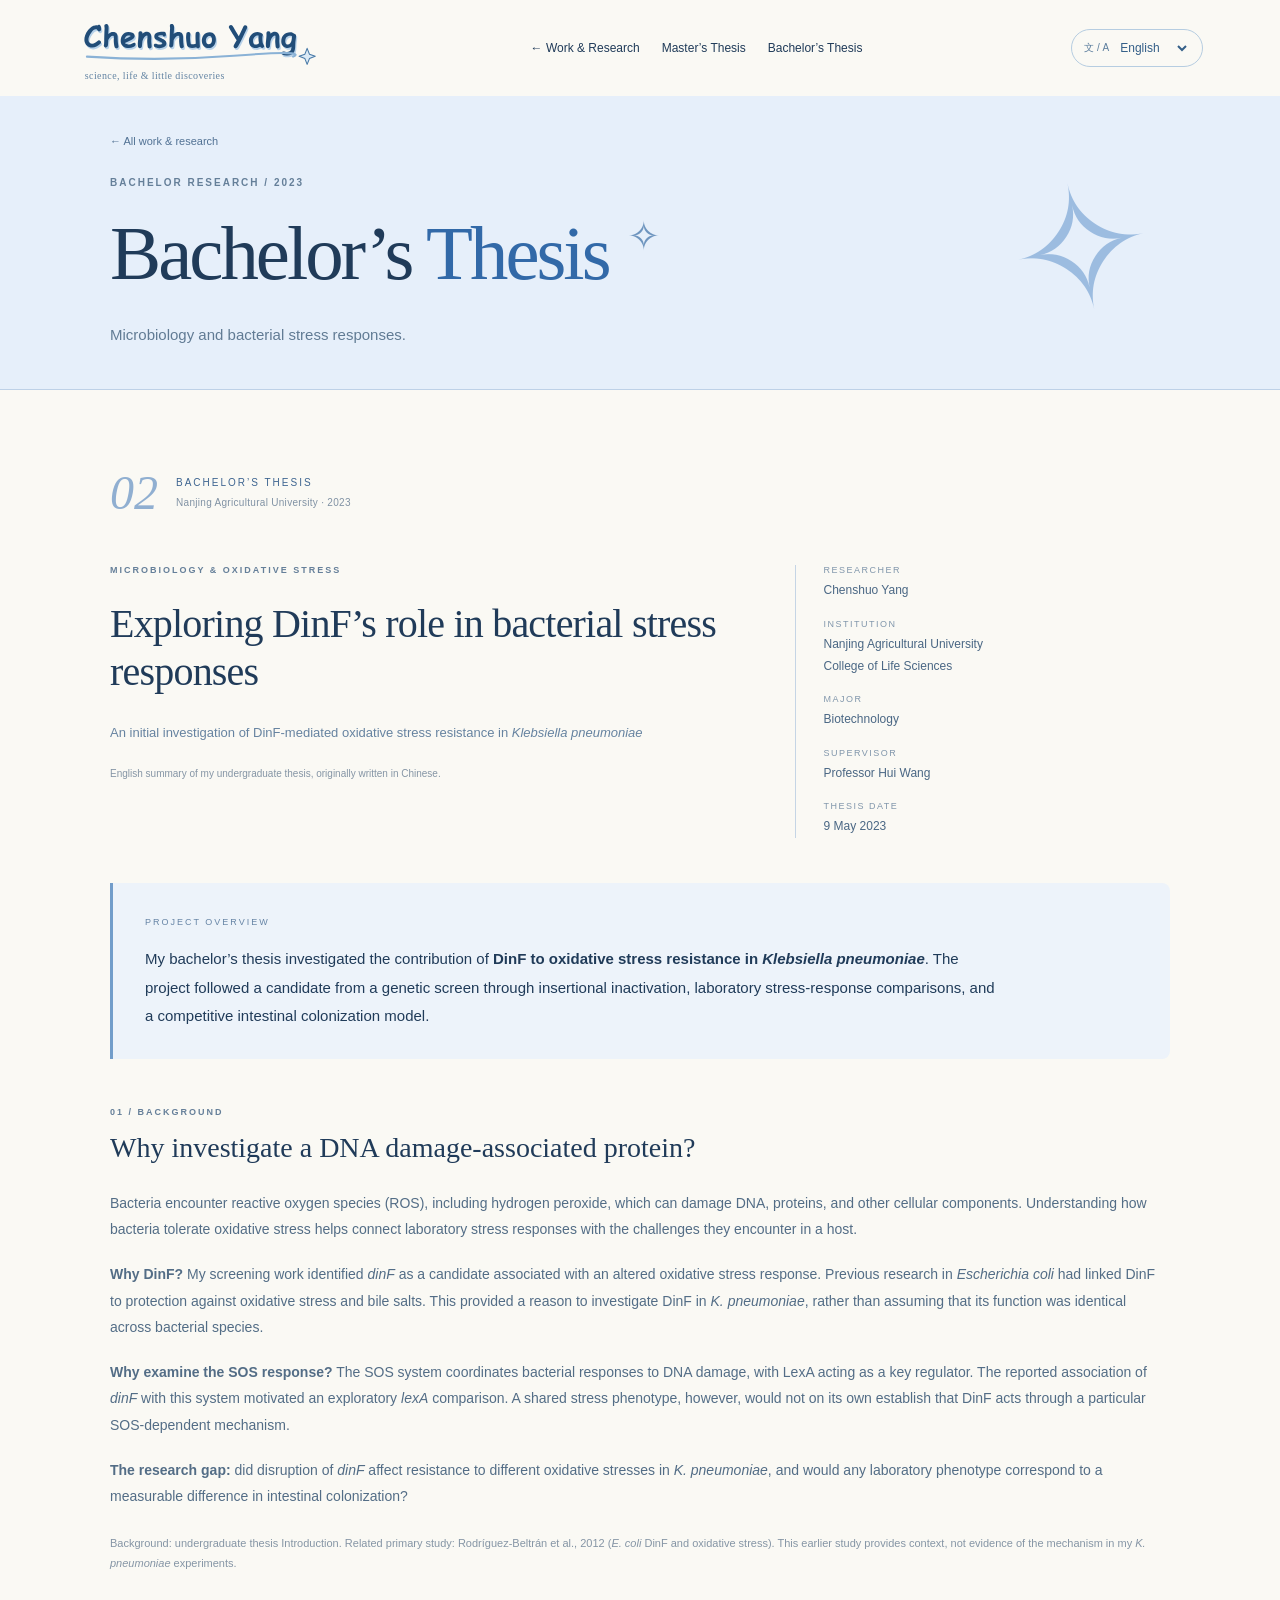
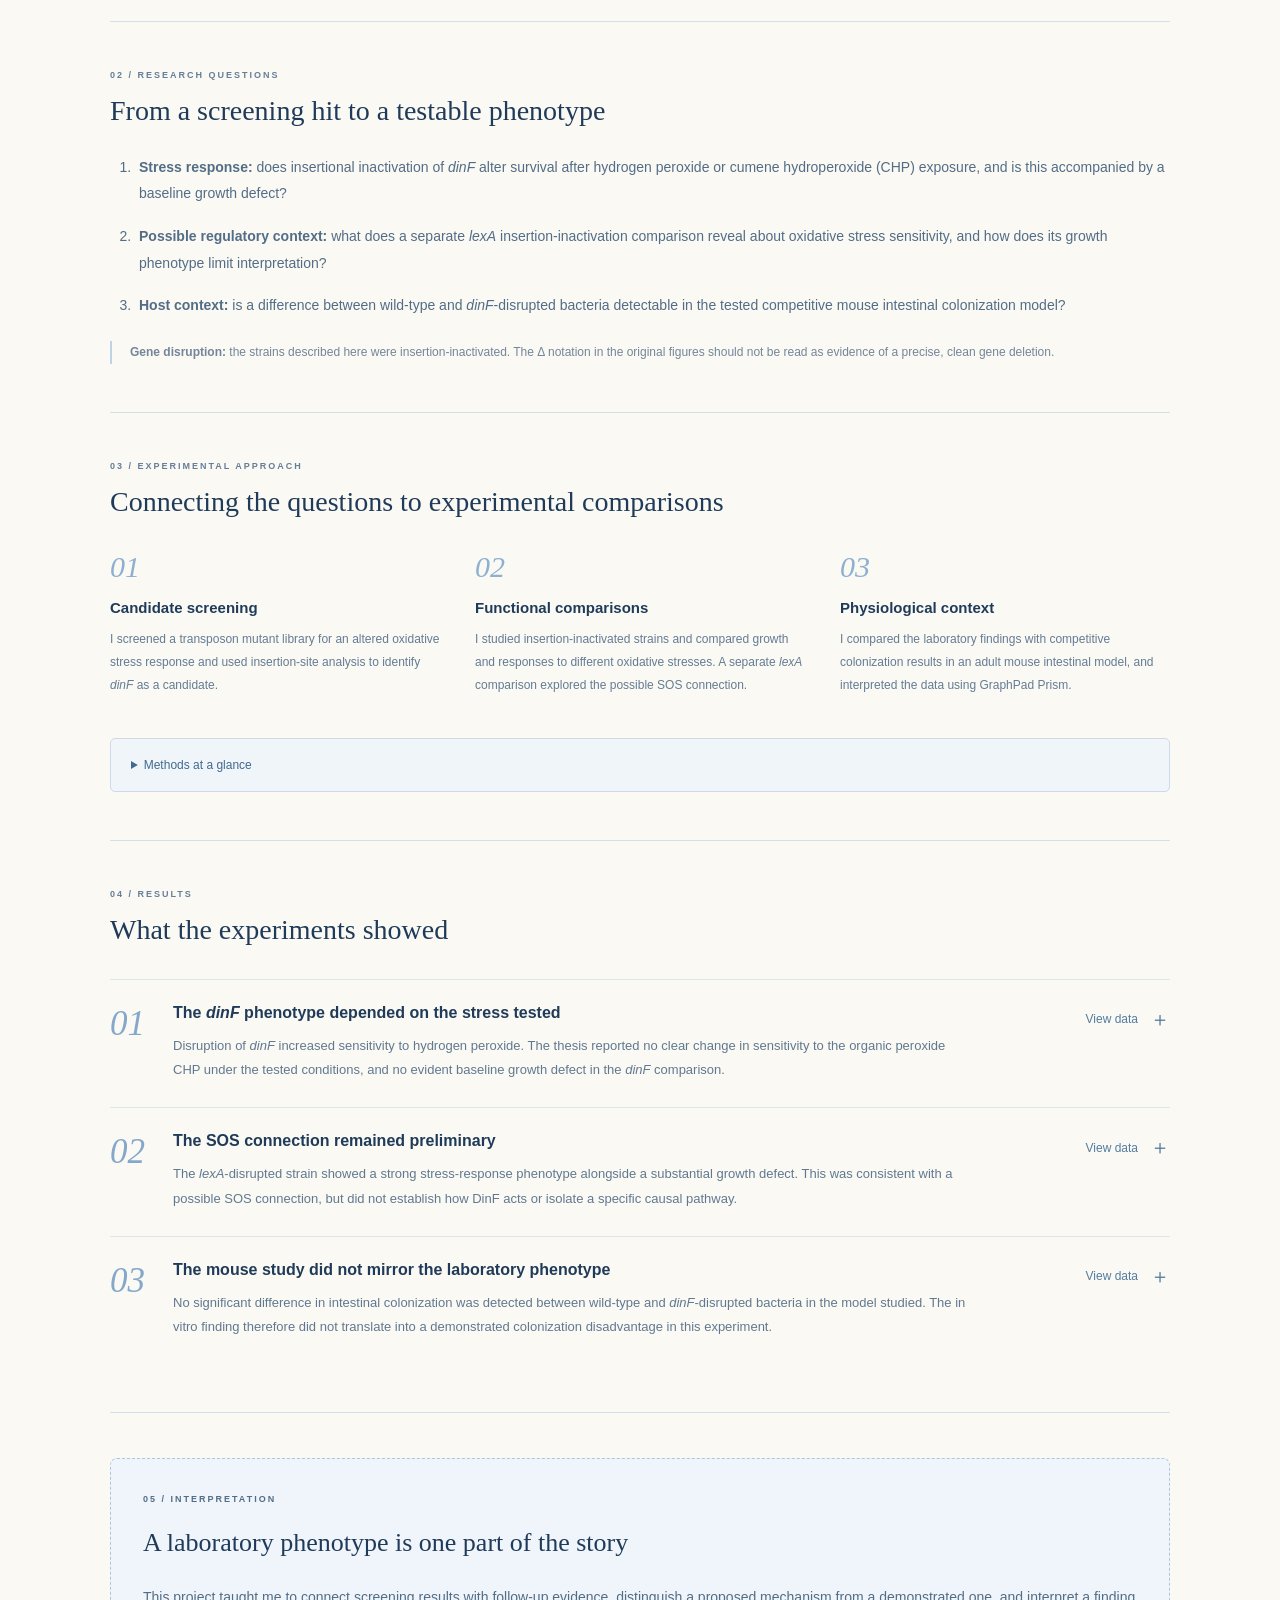
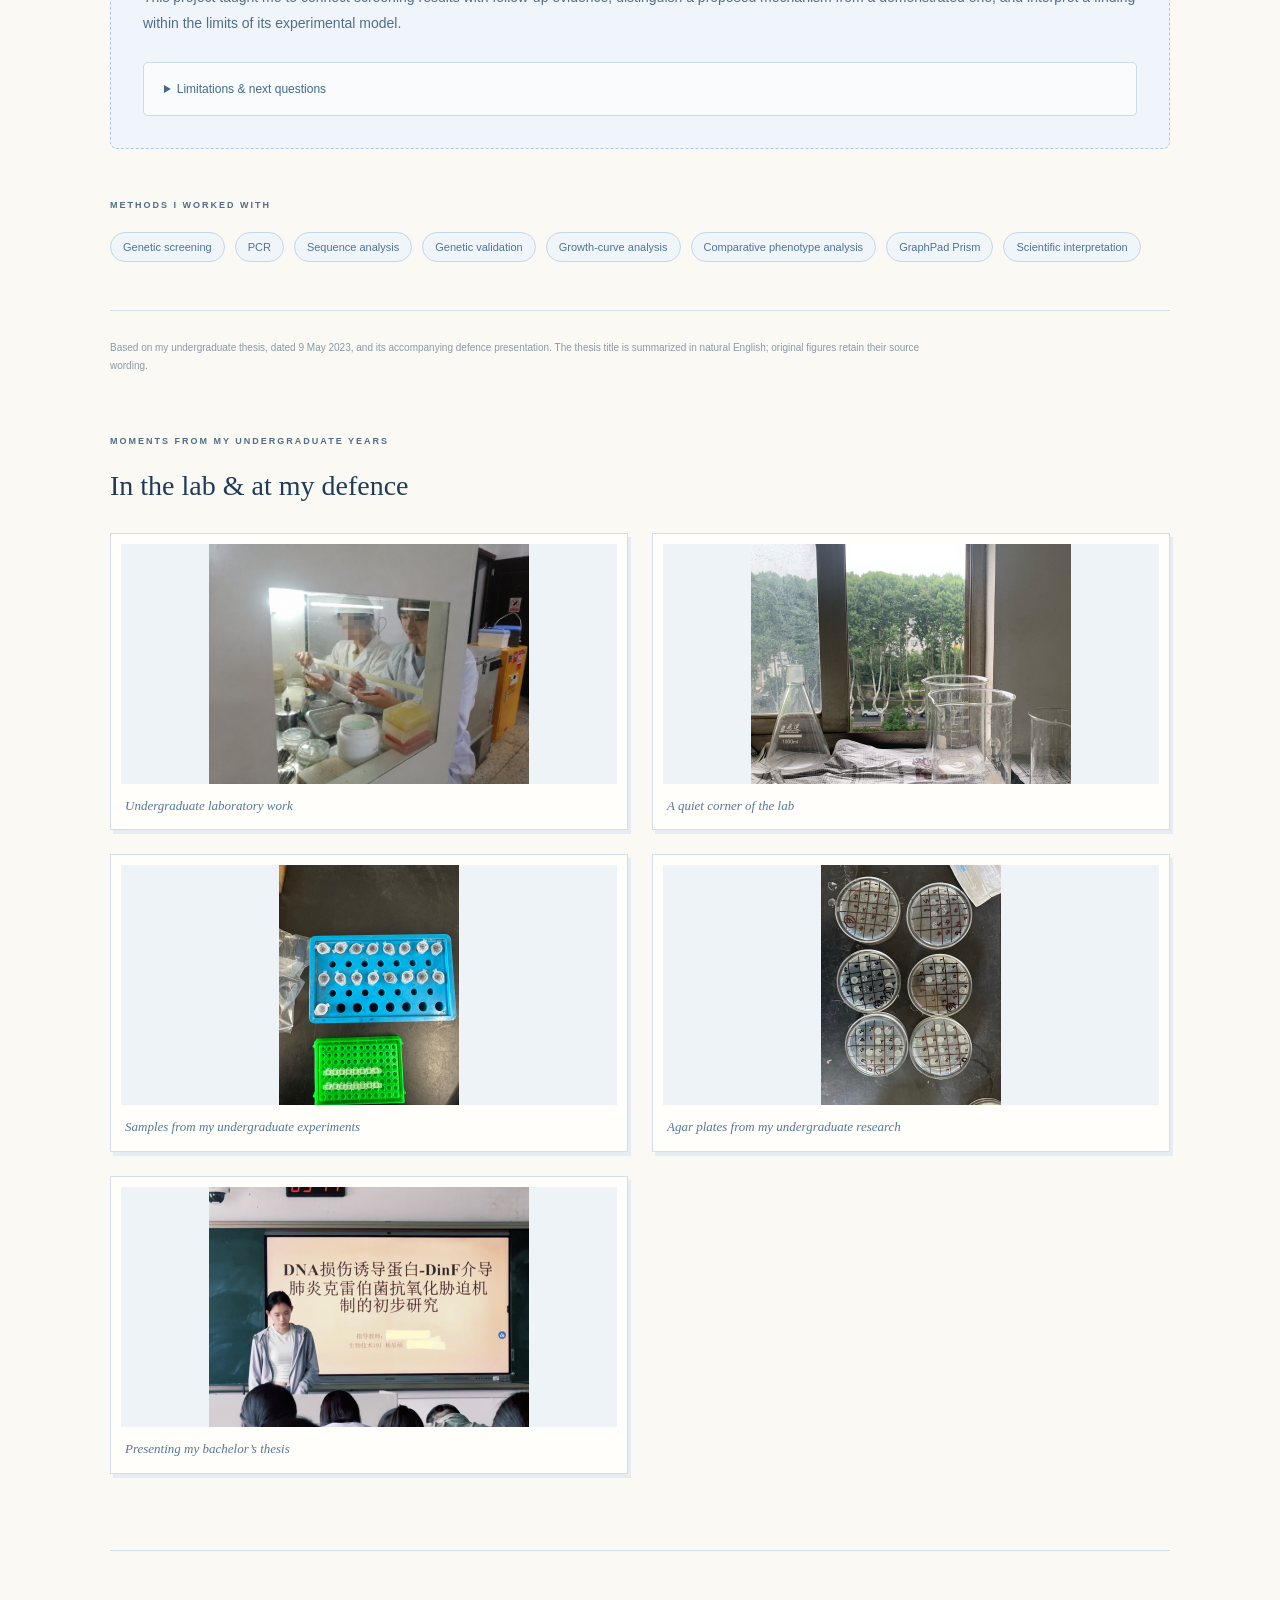
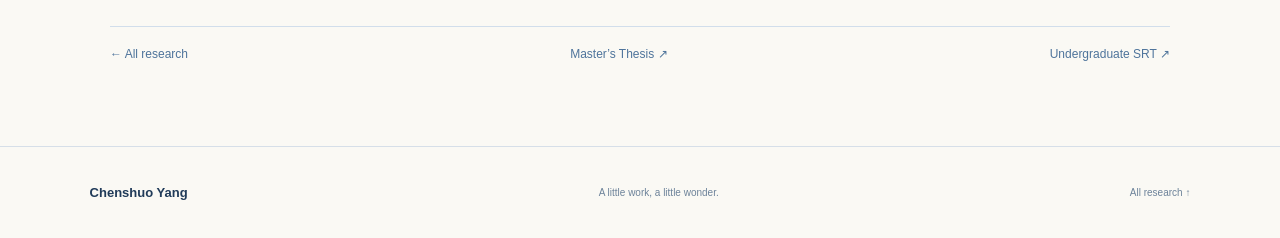
<file: bachelor-thesis.html>
<!doctype html><html lang="en"><head><meta charset="utf-8"><meta name="viewport" content="width=device-width,initial-scale=1"><meta name="theme-color" content="#dceafa"><title>Bachelor’s Thesis · Chenshuo Yang</title><meta name="description" content="Chenshuo Yang’s undergraduate research on DinF and oxidative stress responses in Klebsiella pneumoniae."><link rel="stylesheet" href="style.css?v=35"><link rel="stylesheet" href="research.css?v=59"><link rel="stylesheet" href="memory-gallery.css?v=25"><link rel="stylesheet" href="i18n.css?v=65"><script src="i18n.js?v=64" defer></script></head><body class="research-page"><header><a class="brand personal-brand" href="index.html" aria-label="Chenshuo Yang — Home"><img class="name-wordmark" src="assets/chenshuo-yang-wordmark.svg" alt="" aria-hidden="true" width="284" height="69"><span class="brand-tagline">science, life &amp; little discoveries</span></a><nav aria-label="Research navigation"><a href="work-research.html">← Work &amp; Research</a><a href="master-thesis.html">Master’s Thesis</a><a href="bachelor-thesis.html" aria-current="page">Bachelor’s Thesis</a></nav></header><main class="research-main"><section class="research-cover thesis-cover"><div class="research-cover-inner"><a class="back-link" href="work-research.html">← All work &amp; research</a><p class="eyebrow">BACHELOR RESEARCH / 2023</p><h1>Bachelor’s <span>Thesis</span><i>✧</i></h1><p class="cover-intro">Microbiology and bacterial stress responses.</p></div></section><article class="thesis-content" id="bachelor-thesis" aria-labelledby="bachelor-title">
<div class="chapter-label"><span>02</span><p>BACHELOR’S THESIS <small>Nanjing Agricultural University · 2023</small></p></div>
<div class="thesis-opening"><div><p class="eyebrow">MICROBIOLOGY &amp; OXIDATIVE STRESS</p><h2 id="bachelor-title">Exploring DinF’s role in bacterial stress responses</h2><p class="thesis-official">An initial investigation of DinF-mediated oxidative stress resistance in <em>Klebsiella pneumoniae</em></p><p class="source-note">English summary of my undergraduate thesis, originally written in Chinese.</p></div><aside class="thesis-facts"><dl><dt>Researcher</dt><dd>Chenshuo Yang</dd><dt>Institution</dt><dd>Nanjing Agricultural University<br>College of Life Sciences</dd><dt>Major</dt><dd>Biotechnology</dd><dt>Supervisor</dt><dd>Professor Hui Wang</dd><dt>Thesis date</dt><dd>9 May 2023</dd></dl></aside></div>
<section class="plain-summary"><span class="section-note">PROJECT OVERVIEW</span><p>My bachelor’s thesis investigated the contribution of <strong>DinF to oxidative stress resistance in <em>Klebsiella pneumoniae</em></strong>. The project followed a candidate from a genetic screen through insertional inactivation, laboratory stress-response comparisons, and a competitive intestinal colonization model.</p></section>
<section class="research-block" aria-labelledby="bachelor-background-title"><div class="block-heading"><p class="eyebrow">01 / BACKGROUND</p><h3 id="bachelor-background-title">Why investigate a DNA damage-associated protein?</h3></div><p>Bacteria encounter reactive oxygen species (ROS), including hydrogen peroxide, which can damage DNA, proteins, and other cellular components. Understanding how bacteria tolerate oxidative stress helps connect laboratory stress responses with the challenges they encounter in a host.</p><p><strong>Why DinF?</strong> My screening work identified <em>dinF</em> as a candidate associated with an altered oxidative stress response. Previous research in <em>Escherichia coli</em> had linked DinF to protection against oxidative stress and bile salts. This provided a reason to investigate DinF in <em>K. pneumoniae</em>, rather than assuming that its function was identical across bacterial species.</p><p><strong>Why examine the SOS response?</strong> The SOS system coordinates bacterial responses to DNA damage, with LexA acting as a key regulator. The reported association of <em>dinF</em> with this system motivated an exploratory <em>lexA</em> comparison. A shared stress phenotype, however, would not on its own establish that DinF acts through a particular SOS-dependent mechanism.</p><p><strong>The research gap:</strong> did disruption of <em>dinF</em> affect resistance to different oxidative stresses in <em>K. pneumoniae</em>, and would any laboratory phenotype correspond to a measurable difference in intestinal colonization?</p><p class="source-note">Background: undergraduate thesis Introduction. Related primary study: <a href="https://doi.org/10.1371/journal.pone.0034791" target="_blank" rel="noopener">Rodríguez-Beltrán et al., 2012</a> (<em>E. coli</em> DinF and oxidative stress). This earlier study provides context, not evidence of the mechanism in my <em>K. pneumoniae</em> experiments.</p></section>
<section class="research-block" aria-labelledby="bachelor-question-title"><div class="block-heading"><p class="eyebrow">02 / RESEARCH QUESTIONS</p><h3 id="bachelor-question-title">From a screening hit to a testable phenotype</h3></div><ol class="thesis-questions"><li><strong>Stress response:</strong> does insertional inactivation of <em>dinF</em> alter survival after hydrogen peroxide or cumene hydroperoxide (CHP) exposure, and is this accompanied by a baseline growth defect?</li><li><strong>Possible regulatory context:</strong> what does a separate <em>lexA</em> insertion-inactivation comparison reveal about oxidative stress sensitivity, and how does its growth phenotype limit interpretation?</li><li><strong>Host context:</strong> is a difference between wild-type and <em>dinF</em>-disrupted bacteria detectable in the tested competitive mouse intestinal colonization model?</li></ol><p class="definition"><strong>Gene disruption:</strong> the strains described here were insertion-inactivated. The Δ notation in the original figures should not be read as evidence of a precise, clean gene deletion.</p></section>
<section class="research-block"><div class="block-heading"><p class="eyebrow">03 / EXPERIMENTAL APPROACH</p><h3>Connecting the questions to experimental comparisons</h3></div><div class="work-steps"><div><span>01</span><h4>Candidate screening</h4><p>I screened a transposon mutant library for an altered oxidative stress response and used insertion-site analysis to identify <em>dinF</em> as a candidate.</p></div><div><span>02</span><h4>Functional comparisons</h4><p>I studied insertion-inactivated strains and compared growth and responses to different oxidative stresses. A separate <em>lexA</em> comparison explored the possible SOS connection.</p></div><div><span>03</span><h4>Physiological context</h4><p>I compared the laboratory findings with competitive colonization results in an adult mouse intestinal model, and interpreted the data using GraphPad Prism.</p></div></div><details class="method-details"><summary>Methods at a glance</summary><div><p>The thesis combined transposon-library screening, arbitrary PCR, sequencing and insertion-site analysis, genetic validation, growth-curve comparisons, stress-response measurements, and competitive colonization analysis.</p><p>The project illustrates a research progression from an initial screen to a candidate-gene study and a comparison with an animal model.</p><p class="source-note">Source: thesis Chapters 2–3; defence slides 5–17. This overview summarizes the research rather than reproducing experimental protocols.</p></div></details></section>
<section class="research-block findings" id="key-findings"><div class="block-heading"><p class="eyebrow">04 / RESULTS</p><h3>What the experiments showed</h3></div><ol><li><span class="finding-number">01</span><details class="result-details"><summary><h4>The <em>dinF</em> phenotype depended on the stress tested</h4><p>Disruption of <em>dinF</em> increased sensitivity to hydrogen peroxide. The thesis reported no clear change in sensitivity to the organic peroxide CHP under the tested conditions, and no evident baseline growth defect in the <em>dinF</em> comparison.</p><span class="result-data-cue"><span class="data-closed">View data</span><span class="data-open">Hide data</span> <b aria-hidden="true">＋</b></span></summary><div class="result-data"><div class="figure-grid result-single"><figure><button class="figure-button" data-source="assets/research/bachelor-peroxide.png" data-title="Figure 2-11 · Undergraduate thesis, printed page 22" aria-label="Enlarge undergraduate Figure 2-11"><img src="assets/research/bachelor-peroxide.png" alt="Original undergraduate Figure 2-11 comparing wild-type and dinF-disrupted bacterial survival after hydrogen peroxide exposure. Several comparisons show significantly lower survival in the disrupted strain." loading="eager"><span>View original figure &amp; caption ↗</span></button><figcaption><strong>Hydrogen peroxide response</strong>The disrupted strain showed lower survival in several comparisons. The effect varied across the tested conditions.<small>Thesis Fig. 2-11, printed p. 22 (PDF p. 27). Original labels and bilingual caption retained. Student’s t-test as reported in the thesis.</small></figcaption></figure></div><p class="source-note">Supporting comparisons in the thesis reported no evident baseline growth defect and no clear change in CHP sensitivity. The figure above specifically shows the hydrogen peroxide experiment.</p></div></details></li><li><span class="finding-number">02</span><details class="result-details"><summary><h4>The SOS connection remained preliminary</h4><p>The <em>lexA</em>-disrupted strain showed a strong stress-response phenotype alongside a substantial growth defect. This was consistent with a possible SOS connection, but did not establish how DinF acts or isolate a specific causal pathway.</p><span class="result-data-cue"><span class="data-closed">View data</span><span class="data-open">Hide data</span> <b aria-hidden="true">＋</b></span></summary><div class="result-data"><div class="figure-grid result-single"><figure><button class="figure-button" data-source="assets/research/bachelor-lexa.png" data-title="LexA comparison · Undergraduate thesis, printed page 26" aria-label="Enlarge undergraduate LexA comparison"><img src="assets/research/bachelor-lexa.png" alt="Original LexA comparison of hydrogen peroxide survival, with original bilingual caption." loading="lazy"><span>Enlarge figure &amp; original caption ↗</span></button><figcaption><strong>Exploratory LexA comparison</strong>The disrupted strain showed pronounced hydrogen peroxide sensitivity. The accompanying growth defect prevents attributing this phenotype solely to a specific oxidative stress pathway.<small>Thesis, printed p. 26 (PDF p. 31). The text refers to Fig. 2-14, while the original caption is labelled Fig. 2-12; original wording and labels are retained. Student’s t-test as reported in the thesis.</small></figcaption></figure></div></div></details></li><li><span class="finding-number">03</span><details class="result-details"><summary><h4>The mouse study did not mirror the laboratory phenotype</h4><p>No significant difference in intestinal colonization was detected between wild-type and <em>dinF</em>-disrupted bacteria in the model studied. The in vitro finding therefore did not translate into a demonstrated colonization disadvantage in this experiment.</p><span class="result-data-cue"><span class="data-closed">View data</span><span class="data-open">Hide data</span> <b aria-hidden="true">＋</b></span></summary><div class="result-data"><div class="figure-grid result-single"><figure><button class="figure-button" data-source="assets/research/bachelor-colonization.png" data-title="Figure 3-1 · Undergraduate thesis, printed page 28" aria-label="Enlarge undergraduate Figure 3-1"><img src="assets/research/bachelor-colonization.png" alt="Original undergraduate Figure 3-1 comparing intestinal bacterial counts over five days. All displayed comparisons between wild type and dinF-disrupted strains are labeled not significant." loading="eager"><span>View original figure &amp; caption ↗</span></button><figcaption><strong>Intestinal colonization</strong>The displayed comparisons did not show a statistically significant difference between the tested strains.<small>Thesis Fig. 3-1, printed p. 28 (PDF p. 33). Mann–Whitney test as described in the text. The original English caption contains a threshold typo; the Chinese caption specifies P &lt; 0.05.</small></figcaption></figure></div></div></details></li></ol></section>

<section class="research-block interpretation"><p class="eyebrow">05 / INTERPRETATION</p><h3>A laboratory phenotype is one part of the story</h3><p>This project taught me to connect screening results with follow-up evidence, distinguish a proposed mechanism from a demonstrated one, and interpret a finding within the limits of its experimental model.</p><details class="method-details"><summary>Limitations &amp; next questions</summary><div><ul><li>The study was an initial investigation, and the specific mechanism connecting DinF to oxidative stress remained unresolved.</li><li>The growth defect in the <em>lexA</em> comparison complicates attribution of its phenotype to a specific stress-response mechanism.</li><li>A non-significant colonization result does not demonstrate that DinF has no role in every host environment.</li><li>The observed difference between laboratory and animal results should not be treated as evidence for a clinical intervention.</li></ul></div></details></section>
<section class="research-block skills-block"><p class="eyebrow">METHODS I WORKED WITH</p><div class="skill-list"><span>Genetic screening</span><span>PCR</span><span>Sequence analysis</span><span>Genetic validation</span><span>Growth-curve analysis</span><span>Comparative phenotype analysis</span><span>GraphPad Prism</span><span>Scientific interpretation</span></div></section>
<p class="research-sources">Based on my undergraduate thesis, dated 9 May 2023, and its accompanying defence presentation. The thesis title is summarized in natural English; original figures retain their source wording.</p>
<section class="research-block" id="lab-memories"><p class="eyebrow">MOMENTS FROM MY UNDERGRADUATE YEARS</p><h3>In the lab &amp; at my defence</h3><div class="memory-gallery" aria-label="Undergraduate laboratory and defence photos"><figure><button class="memory-open" type="button" data-full="assets/campus-memory-1.jpg?v=62" aria-label="Enlarge: Undergraduate laboratory work"><img src="assets/campus-memory-1.jpg?v=62" alt="Undergraduate laboratory work" loading="eager"></button><figcaption>Undergraduate laboratory work</figcaption></figure><figure><button class="memory-open" type="button" data-full="assets/campus-memory-6.jpg" aria-label="Enlarge: A quiet corner of the lab"><img src="assets/campus-memory-6.jpg" alt="A quiet corner of the lab" loading="eager"></button><figcaption>A quiet corner of the lab</figcaption></figure><figure><button class="memory-open" type="button" data-full="assets/campus-memory-8.jpg" aria-label="Enlarge: Samples from my undergraduate experiments"><img src="assets/campus-memory-8.jpg" alt="Samples from my undergraduate experiments" loading="eager"></button><figcaption>Samples from my undergraduate experiments</figcaption></figure><figure><button class="memory-open" type="button" data-full="assets/campus-memory-9.jpg" aria-label="Enlarge: Agar plates from my undergraduate research"><img src="assets/campus-memory-9.jpg" alt="Agar plates from my undergraduate research" loading="eager"></button><figcaption>Agar plates from my undergraduate research</figcaption></figure><figure><button class="memory-open" type="button" data-full="assets/campus-memory-10.jpg" aria-label="Enlarge: Presenting my bachelor’s thesis"><img src="assets/campus-memory-10.jpg" alt="Presenting my bachelor’s thesis" loading="eager"></button><figcaption>Presenting my bachelor’s thesis</figcaption></figure></div></section></article><div class="thesis-pagination"><a href="work-research.html">← All research</a><a href="master-thesis.html">Master’s Thesis ↗</a><a href="undergraduate-srt.html">Undergraduate SRT ↗</a></div></main><footer><a class="brand" href="index.html">Chenshuo Yang</a><p>A little work, a little wonder.</p><a href="work-research.html">All research ↑</a></footer><dialog id="figure-dialog" aria-labelledby="figure-dialog-title"><div class="dialog-toolbar"><h2 id="figure-dialog-title">Original thesis figure</h2><button id="close-figure" aria-label="Close figure">Close ×</button></div><img id="figure-full" alt="Original thesis figure page including its complete caption"></dialog><script src="research.js?v=9"></script><script src="memory-gallery.js?v=24"></script></body></html>
</file>
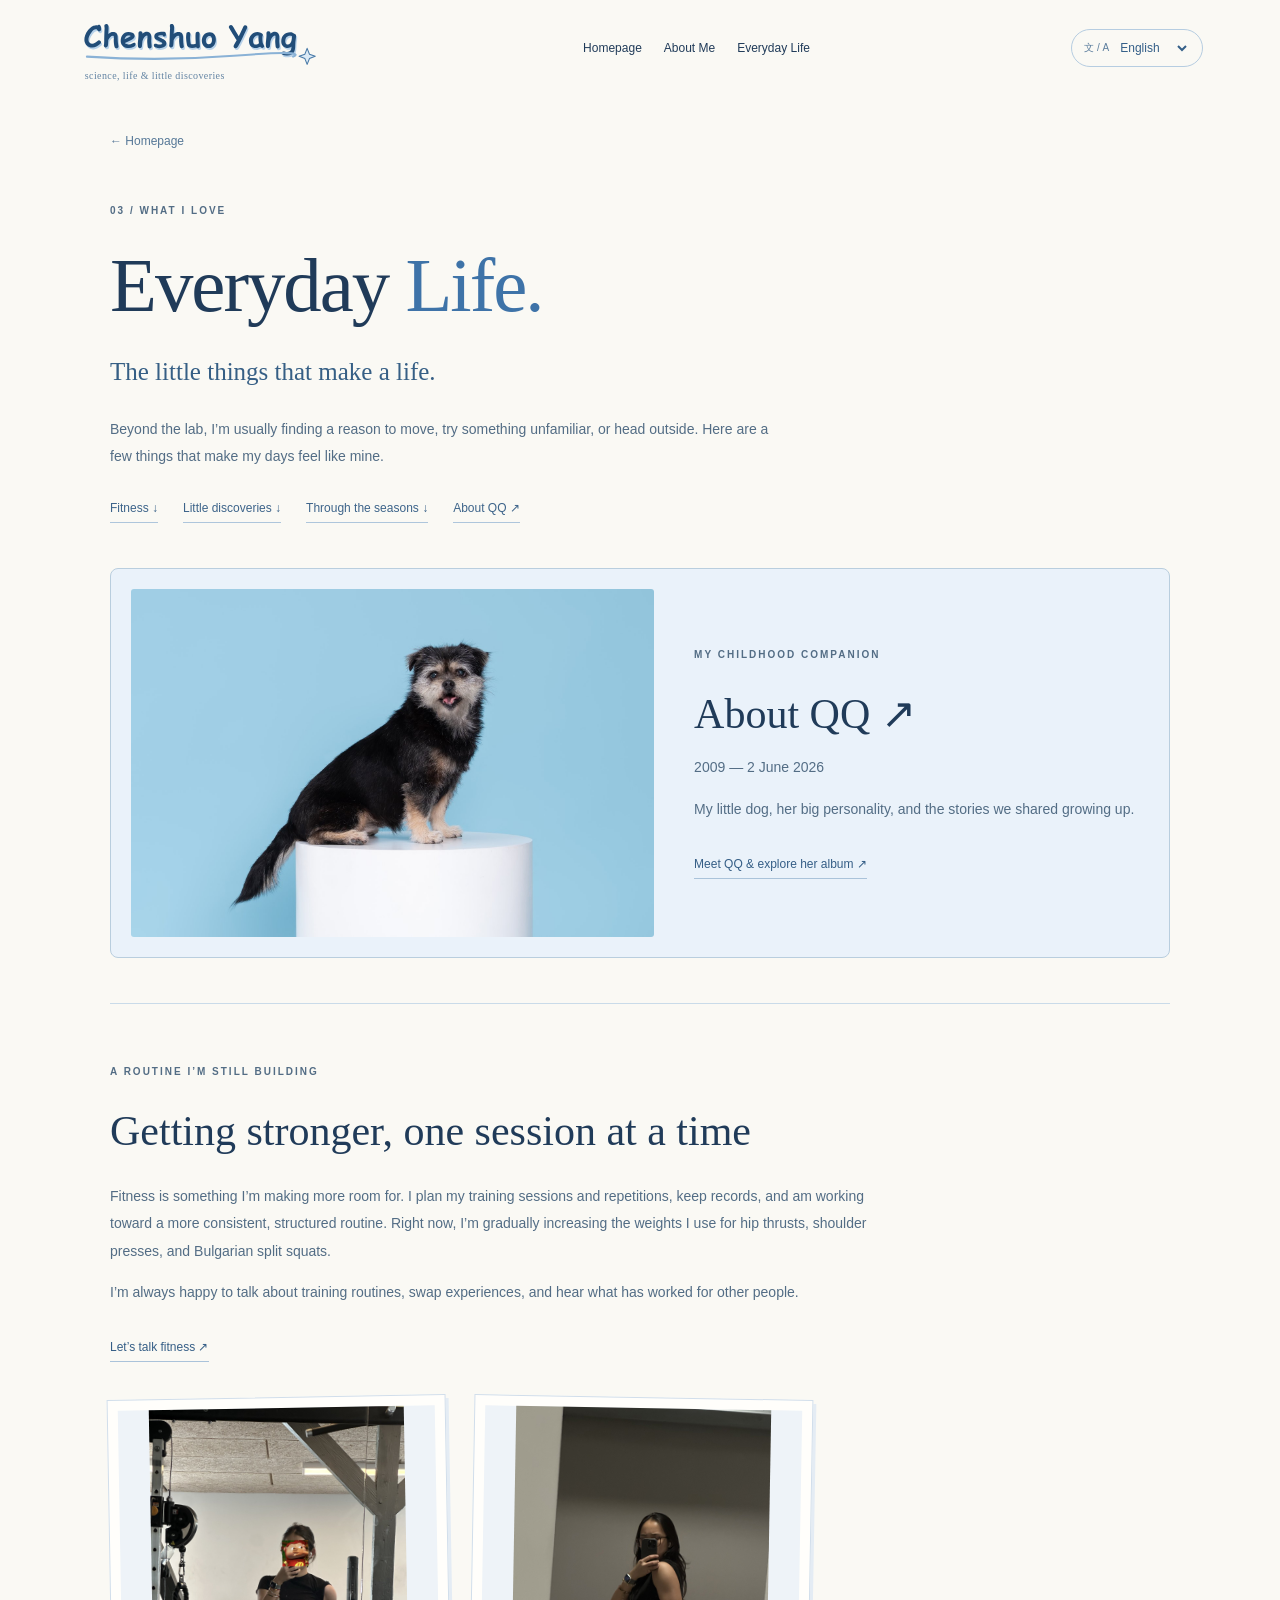
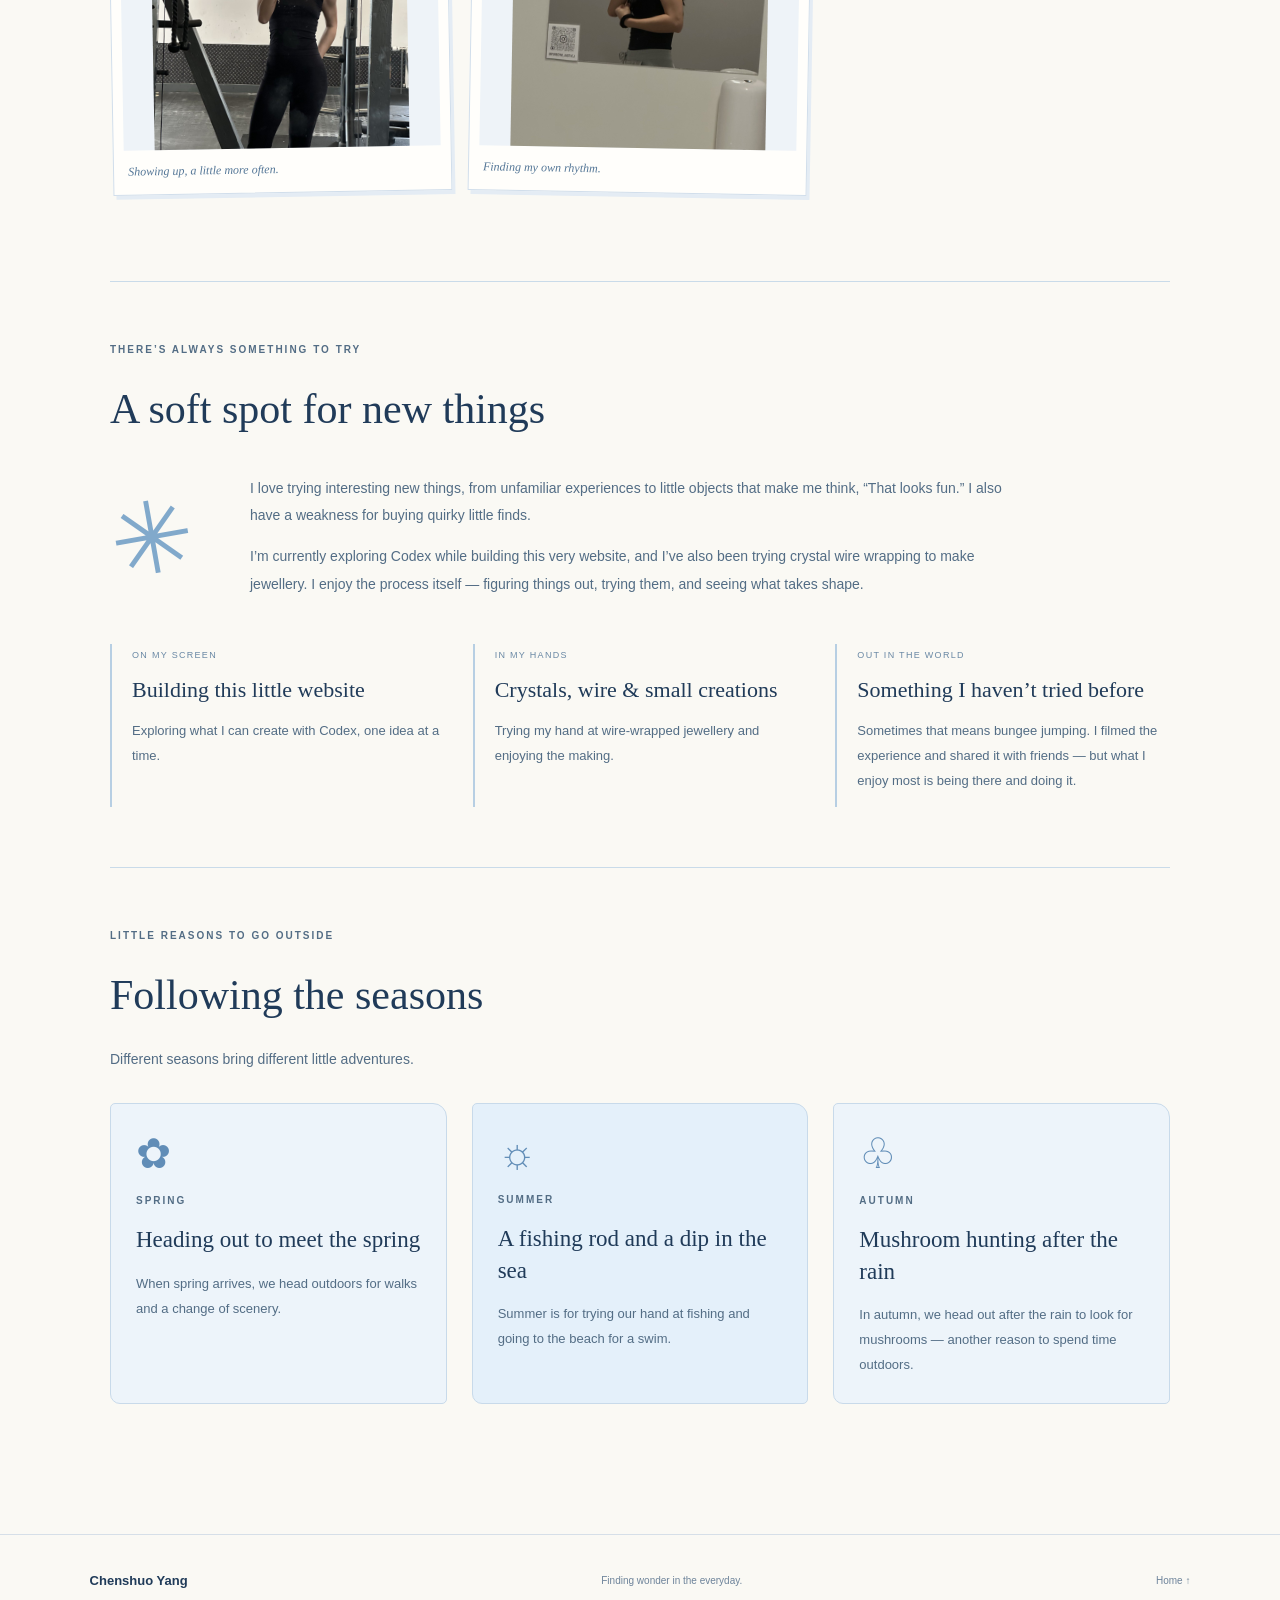
<file: everyday-life.html>
<!doctype html><html lang="en"><head><meta charset="utf-8"><meta name="viewport" content="width=device-width,initial-scale=1"><meta name="theme-color" content="#dceafa"><title>Everyday Life · Chenshuo Yang</title><link rel="stylesheet" href="style.css?v=35"><link rel="stylesheet" href="qq.css?v=27"><meta name="description" content="Life beyond the lab: fitness, trying new things, seasonal adventures, and memories of QQ."><link rel="stylesheet" href="memory-gallery.css?v=25"><link rel="stylesheet" href="interests.css?v=28"><link rel="stylesheet" href="i18n.css?v=65"><script src="i18n.js?v=64" defer></script></head><body class="qq-page"><header><a class="brand personal-brand" href="index.html" aria-label="Chenshuo Yang — Home"><img class="name-wordmark" src="assets/chenshuo-yang-wordmark.svg" alt="" aria-hidden="true" width="284" height="69"><span class="brand-tagline">science, life &amp; little discoveries</span></a><nav aria-label="Everyday navigation"><a href="index.html">Homepage</a><a href="about-me.html">About Me</a><a href="everyday-life.html">Everyday Life</a></nav></header><main class="qq-main everyday-main"><a class="qq-back" href="index.html#explore">← Homepage</a><p class="eyebrow">03 / WHAT I LOVE</p><h1>Everyday <em>Life.</em></h1><p class="qq-lead">The little things that make a life.</p><p class="everyday-intro">Beyond the lab, I’m usually finding a reason to move, try something unfamiliar, or head outside. Here are a few things that make my days feel like mine.</p><nav class="life-index" aria-label="Explore everyday life"><a href="#fitness">Fitness ↓</a><a href="#curiosity">Little discoveries ↓</a><a href="#seasons">Through the seasons ↓</a><a href="about-qq.html">About QQ ↗</a></nav><a class="qq-chapter" href="about-qq.html"><img src="assets/qq/qq-09.jpg" alt="QQ sitting against a blue background"><div><p class="eyebrow">MY CHILDHOOD COMPANION</p><h2>About QQ ↗</h2><p>2009 — 2 June 2026</p><p>My little dog, her big personality, and the stories we shared growing up.</p><span class="qq-text-link">Meet QQ &amp; explore her album ↗</span></div></a><section class="life-section" id="fitness"><p class="eyebrow">A ROUTINE I’M STILL BUILDING</p><h2>Getting stronger, one session at a time</h2><div class="life-copy"><p>Fitness is something I’m making more room for. I plan my training sessions and repetitions, keep records, and am working toward a more consistent, structured routine. Right now, I’m gradually increasing the weights I use for hip thrusts, shoulder presses, and Bulgarian split squats.</p><p>I’m always happy to talk about training routines, swap experiences, and hear what has worked for other people.</p><a class="qq-text-link" href="mailto:yangchenshuo2023@163.com?subject=Let%27s%20talk%20fitness">Let’s talk fitness ↗</a></div><div class="memory-gallery fitness-photos" aria-label="A few moments from the gym"><figure><button type="button" class="memory-open" data-full="assets/interests/fitness-1.jpg" aria-label="Enlarge fitness photo 1"><img src="assets/interests/fitness-1.jpg" alt="A personal snapshot from the gym" loading="lazy"></button><figcaption>Showing up, a little more often.</figcaption></figure><figure><button type="button" class="memory-open" data-full="assets/interests/fitness-2.jpg" aria-label="Enlarge fitness photo 2"><img src="assets/interests/fitness-2.jpg" alt="A personal snapshot from the gym" loading="lazy"></button><figcaption>Finding my own rhythm.</figcaption></figure></div></section>
<section class="life-section curiosity-section" id="curiosity"><p class="eyebrow">THERE’S ALWAYS SOMETHING TO TRY</p><h2>A soft spot for new things</h2><div class="curiosity-layout"><span class="curiosity-doodle" aria-hidden="true">✳</span><div class="life-copy"><p>I love trying interesting new things, from unfamiliar experiences to little objects that make me think, “That looks fun.” I also have a weakness for buying quirky little finds.</p><p>I’m currently exploring Codex while building this very website, and I’ve also been trying crystal wire wrapping to make jewellery. I enjoy the process itself — figuring things out, trying them, and seeing what takes shape.</p></div></div><div class="curiosity-notes"><article><span>ON MY SCREEN</span><h3>Building this little website</h3><p>Exploring what I can create with Codex, one idea at a time.</p></article><article><span>IN MY HANDS</span><h3>Crystals, wire &amp; small creations</h3><p>Trying my hand at wire-wrapped jewellery and enjoying the making.</p></article><article><span>OUT IN THE WORLD</span><h3>Something I haven’t tried before</h3><p>Sometimes that means bungee jumping. I filmed the experience and shared it with friends — but what I enjoy most is being there and doing it.</p></article></div></section>
<section class="life-section" id="seasons"><p class="eyebrow">LITTLE REASONS TO GO OUTSIDE</p><h2>Following the seasons</h2><p class="life-copy">Different seasons bring different little adventures.</p><div class="season-notes"><article><span class="season-symbol" aria-hidden="true">✿</span><p class="eyebrow">SPRING</p><h3>Heading out to meet the spring</h3><p>When spring arrives, we head outdoors for walks and a change of scenery.</p></article><article><span class="season-symbol" aria-hidden="true">☼</span><p class="eyebrow">SUMMER</p><h3>A fishing rod and a dip in the sea</h3><p>Summer is for trying our hand at fishing and going to the beach for a swim.</p></article><article><span class="season-symbol" aria-hidden="true">♧</span><p class="eyebrow">AUTUMN</p><h3>Mushroom hunting after the rain</h3><p>In autumn, we head out after the rain to look for mushrooms — another reason to spend time outdoors.</p></article></div></section></main><footer><a class="brand" href="index.html">Chenshuo Yang</a><p>Finding wonder in the everyday.</p><a href="index.html">Home ↑</a></footer><script src="memory-gallery.js?v=24"></script></body></html>
</file>
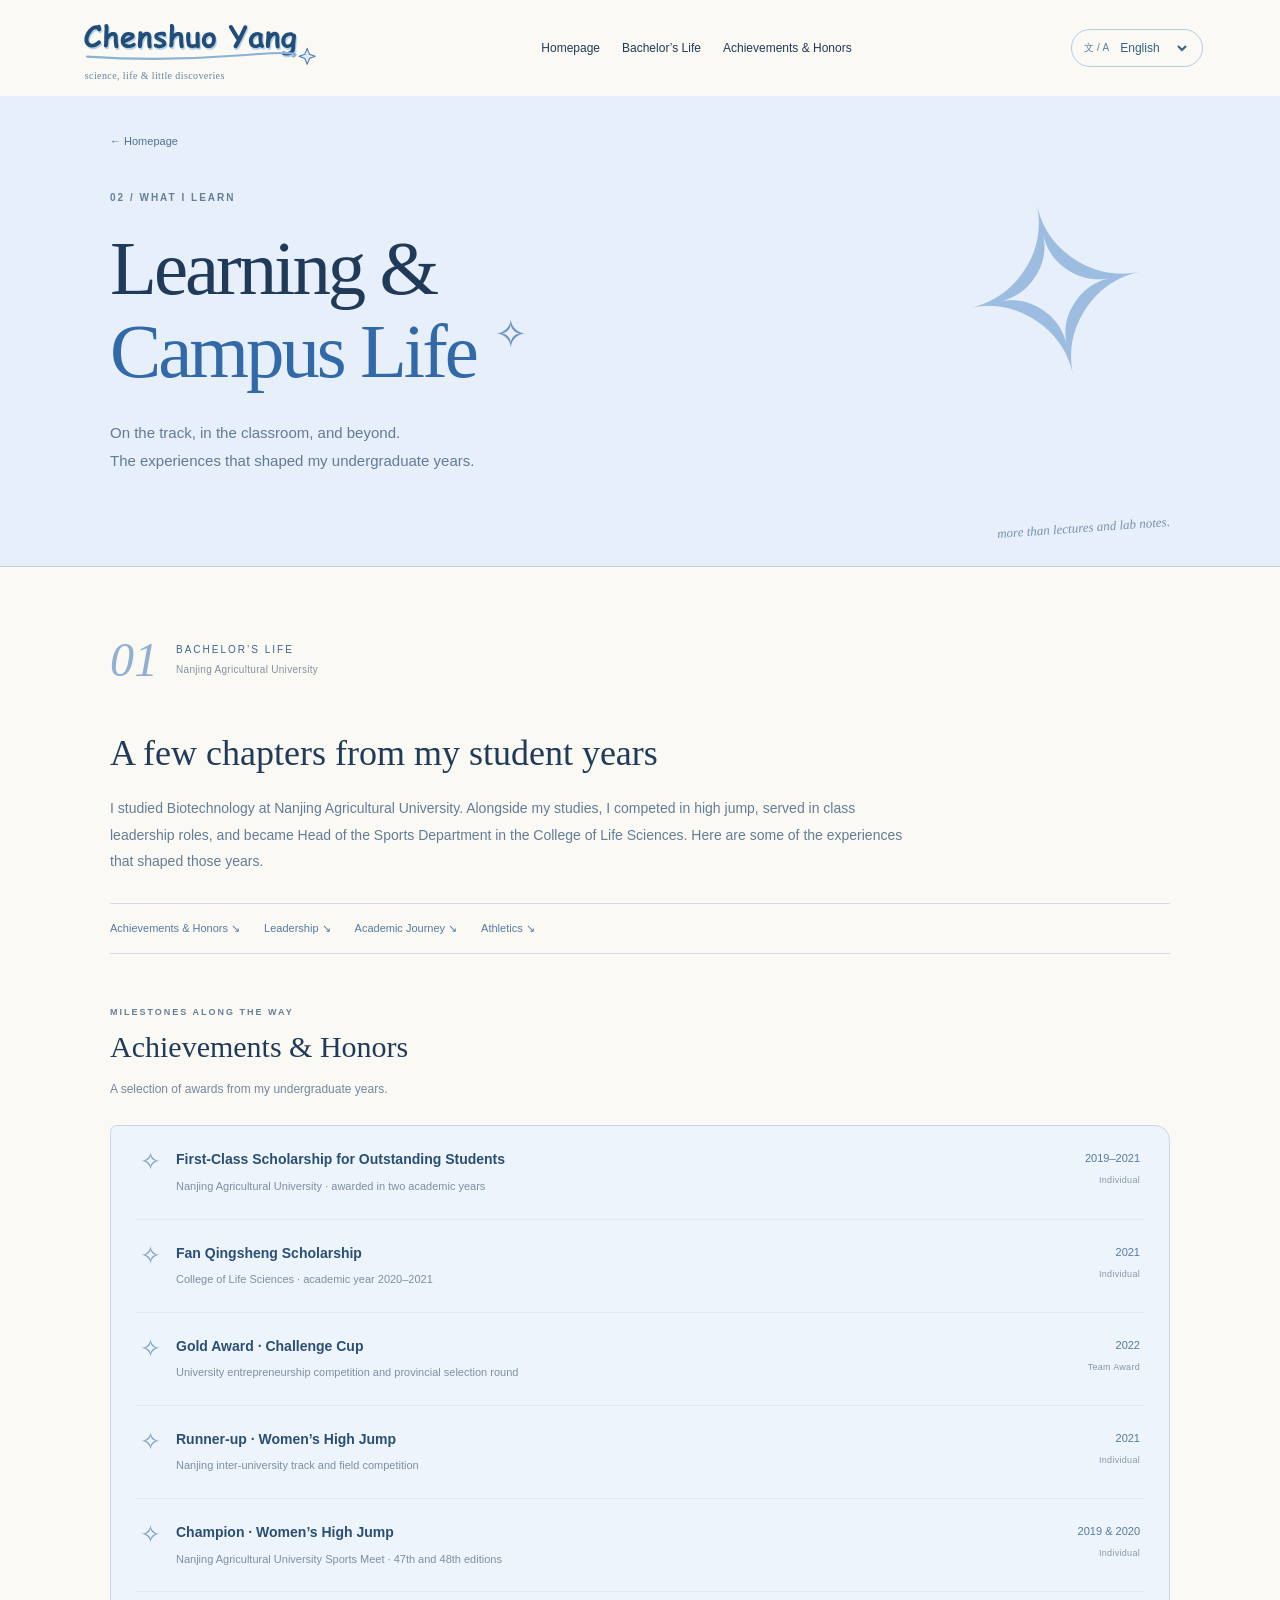
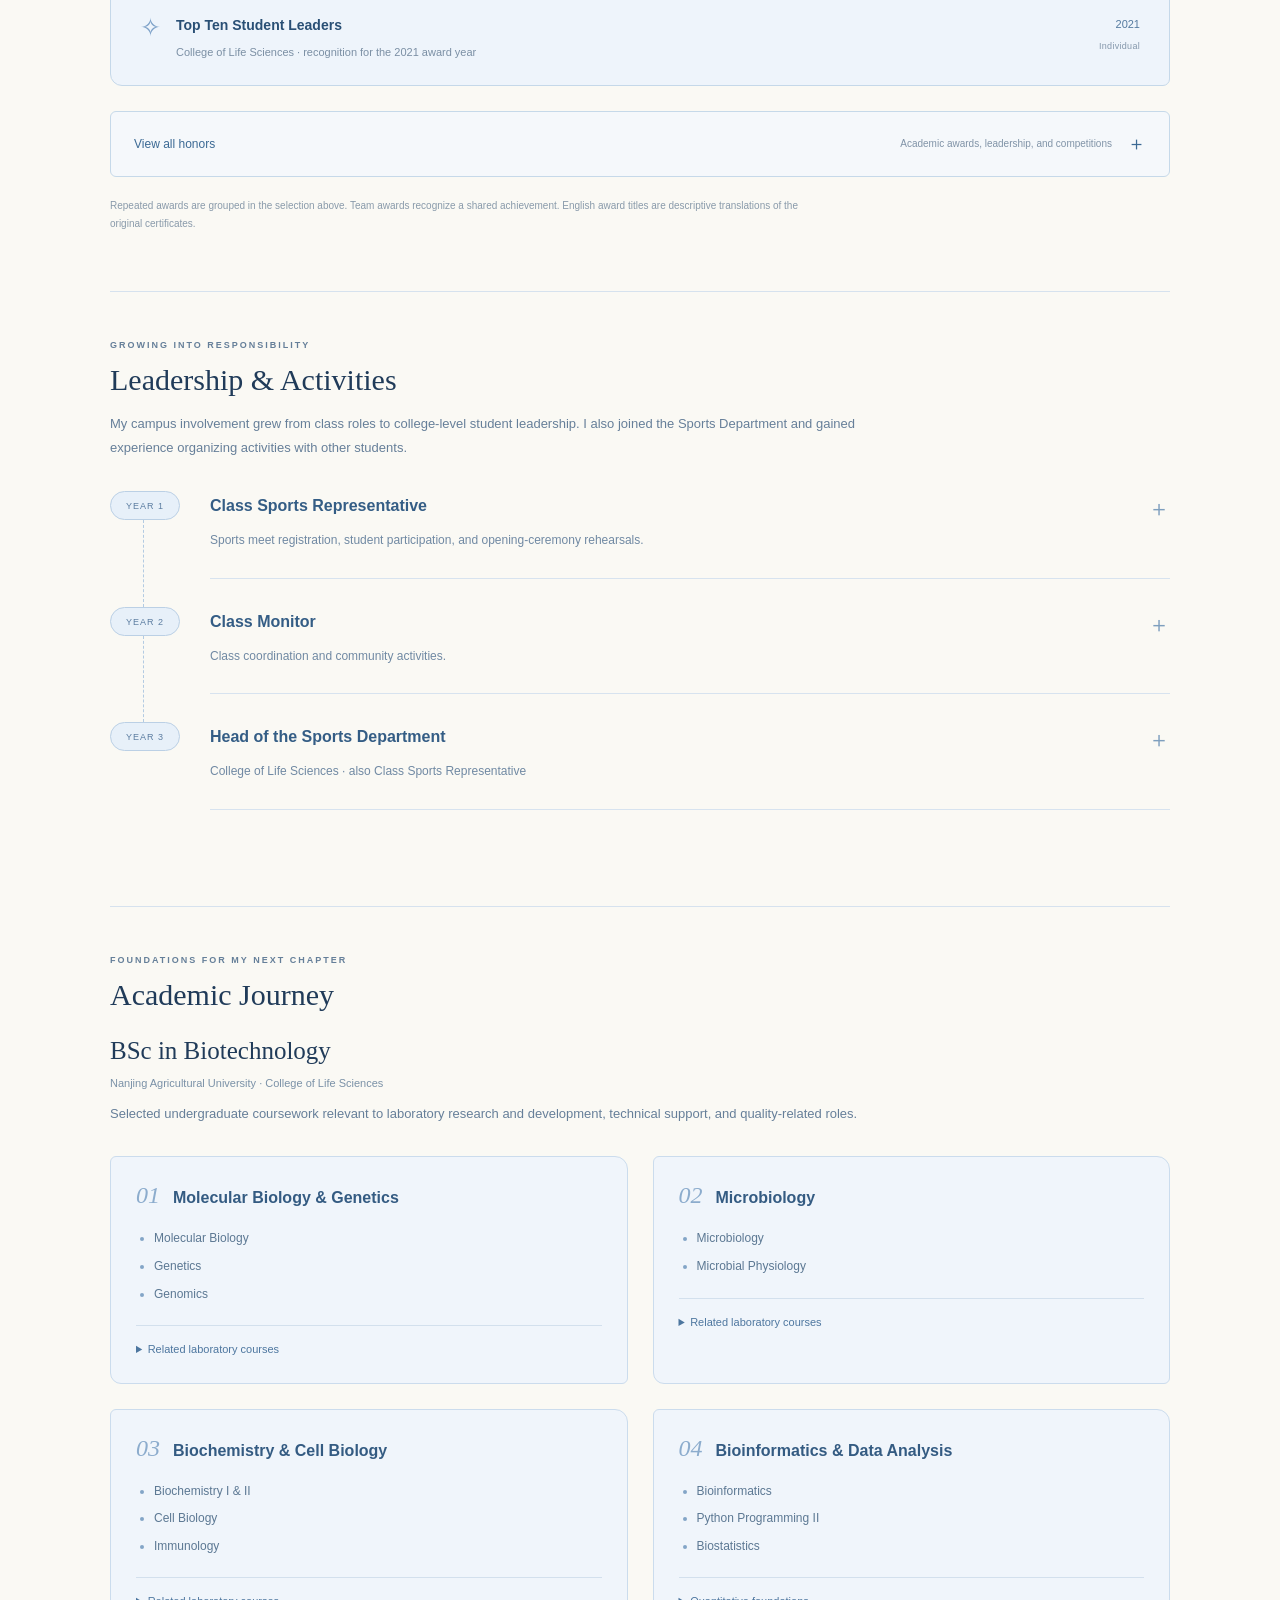
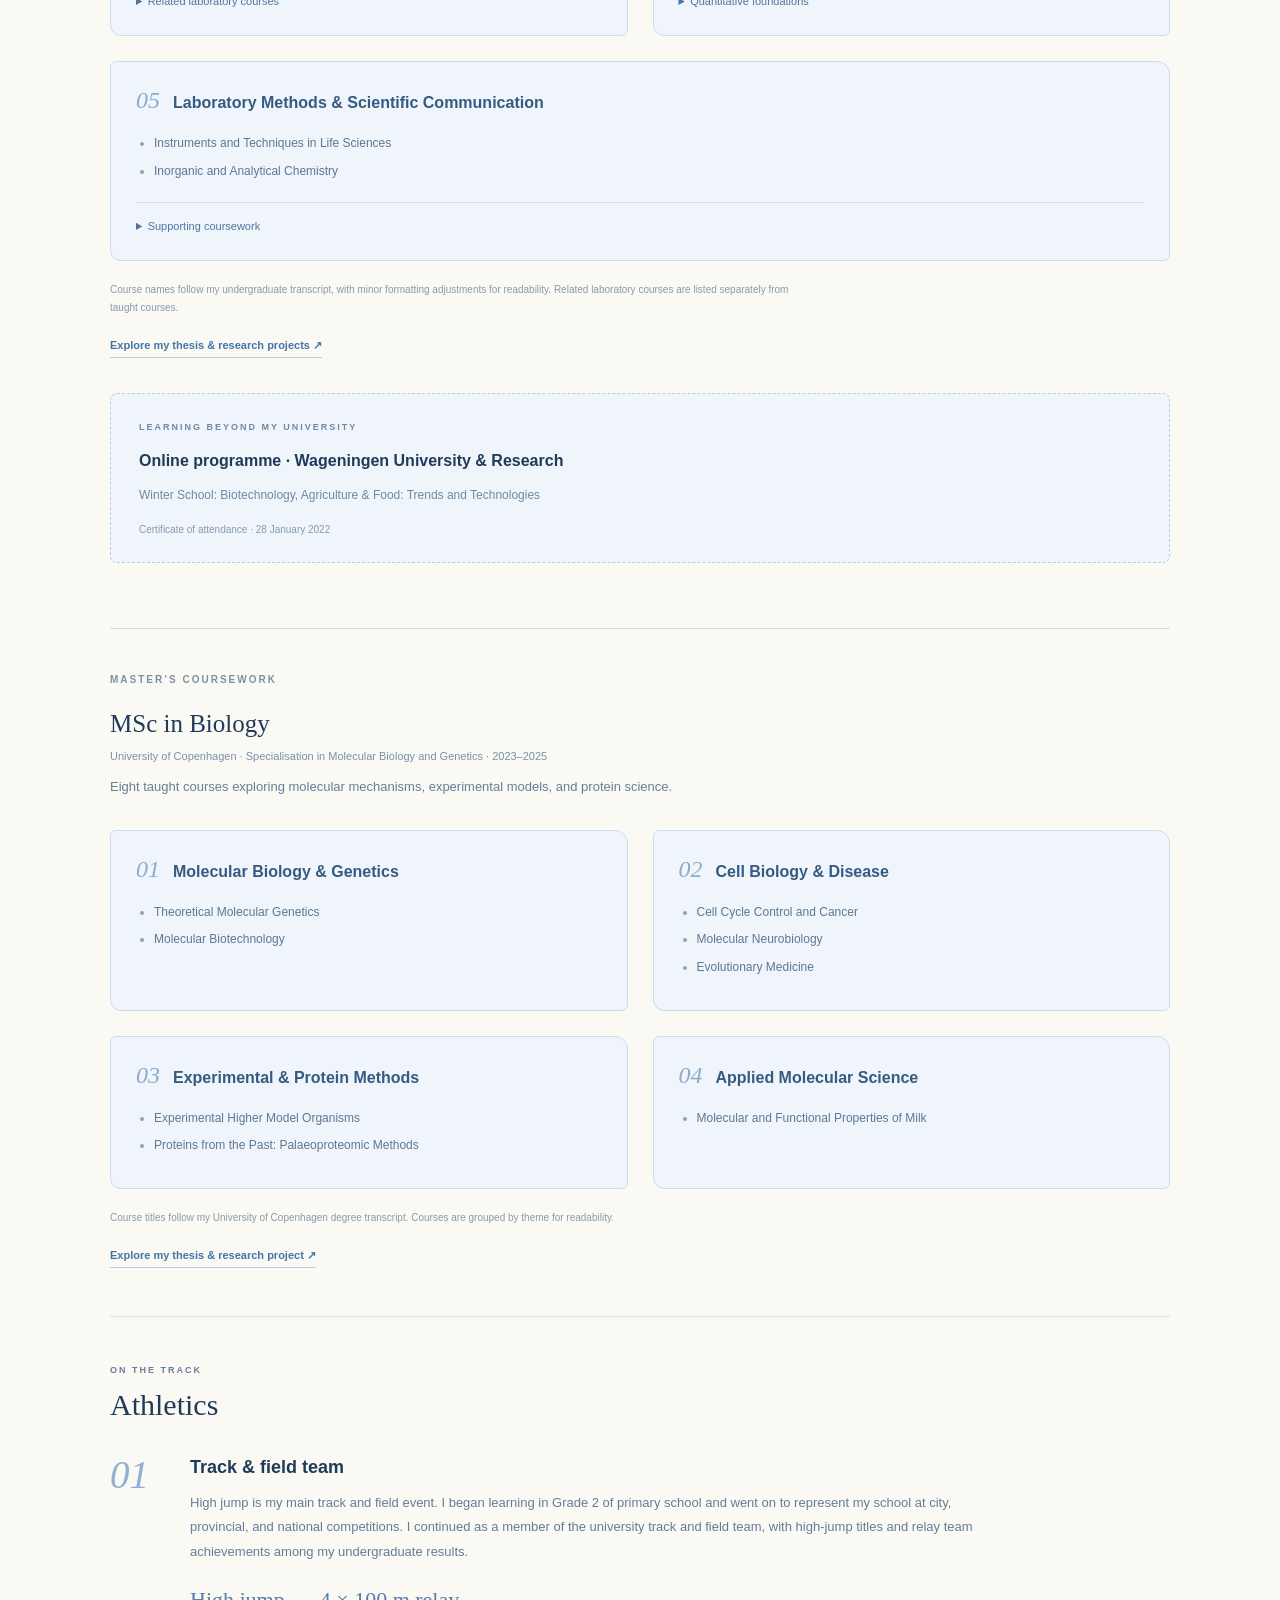
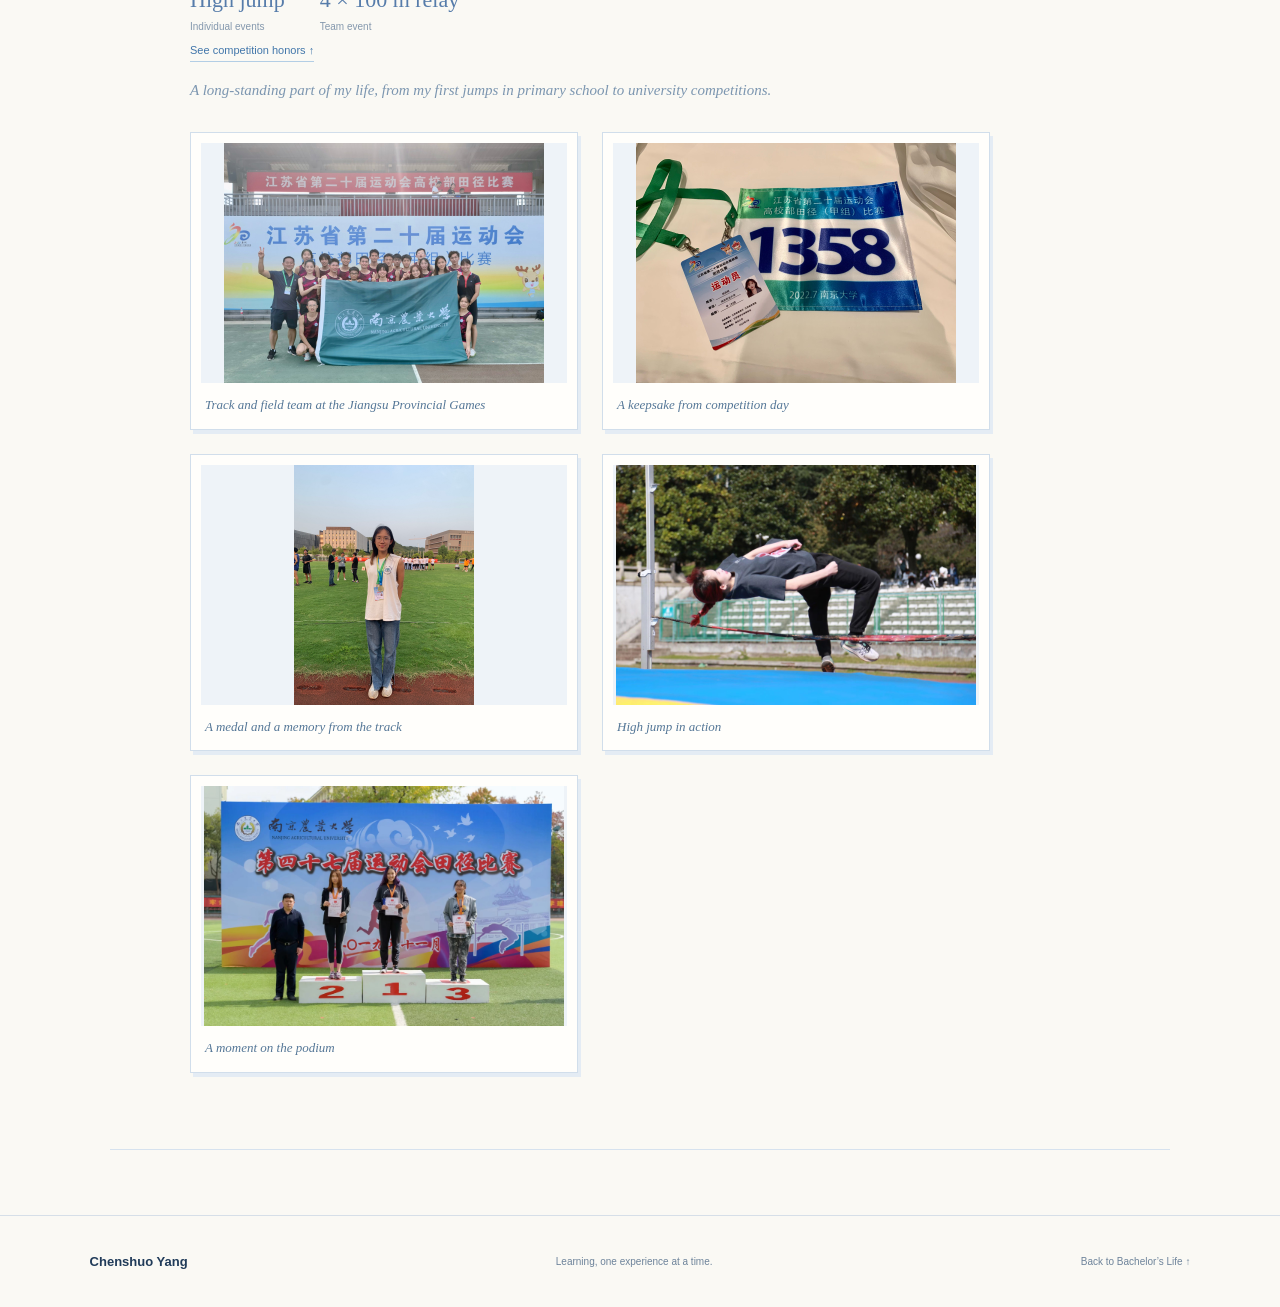
<file: learning-campus-life.html>
<!doctype html><html lang="en"><head><meta charset="utf-8"><meta name="viewport" content="width=device-width,initial-scale=1"><meta name="theme-color" content="#dceafa"><title>Learning &amp; Campus Life · Chenshuo Yang</title><meta name="description" content="Chenshuo Yang’s undergraduate life: athletics, student leadership, academic learning, and achievements."><link rel="stylesheet" href="style.css?v=35"><link rel="stylesheet" href="research.css?v=17"><link rel="stylesheet" href="campus.css?v=46"><link rel="stylesheet" href="memory-gallery.css?v=24"><link rel="stylesheet" href="i18n.css?v=65"><script src="i18n.js?v=64" defer></script></head><body class="research-page campus-page"><header><a class="brand personal-brand" href="index.html" aria-label="Chenshuo Yang — Home"><img class="name-wordmark" src="assets/chenshuo-yang-wordmark.svg" alt="" aria-hidden="true" width="284" height="69"><span class="brand-tagline">science, life &amp; little discoveries</span></a><nav aria-label="Campus navigation"><a href="index.html">Homepage</a><a href="#bachelors-life">Bachelor’s Life</a><a href="#honors">Achievements &amp; Honors</a></nav></header><main class="research-main">
<section class="research-cover"><div class="research-cover-inner"><a class="back-link" href="index.html#explore">← Homepage</a><p class="eyebrow">02 / WHAT I LEARN</p><h1>Learning &amp;<br><span>Campus Life</span><i>✧</i></h1><p class="cover-intro">On the track, in the classroom, and beyond.<br>The experiences that shaped my undergraduate years.</p><span class="cover-margin">more than lectures and lab notes.</span></div></section>
<div class="campus-content" id="bachelors-life"><div class="chapter-label"><span>01</span><p>BACHELOR’S LIFE <small>Nanjing Agricultural University</small></p></div><div class="campus-opening"><h2>A few chapters from my student years</h2><p>I studied Biotechnology at Nanjing Agricultural University. Alongside my studies, I competed in high jump, served in class leadership roles, and became Head of the Sports Department in the College of Life Sciences. Here are some of the experiences that shaped those years.</p></div><nav class="campus-jumps" aria-label="Undergraduate sections"><a href="#honors">Achievements &amp; Honors ↘</a><a href="#leadership">Leadership ↘</a><a href="#academic">Academic Journey ↘</a><a href="#athletics">Athletics ↘</a></nav>
<section class="campus-section" id="honors"><div class="block-heading"><p class="eyebrow">MILESTONES ALONG THE WAY</p><h2>Achievements &amp; Honors</h2><p>A selection of awards from my undergraduate years.</p></div><ul class="honors-list featured-honors"><li class="honor-row"><span class="honor-bullet">✧</span><div><h4>First-Class Scholarship for Outstanding Students</h4><p>Nanjing Agricultural University · awarded in two academic years</p></div><span class="honor-meta"><strong>2019–2021</strong><small>Individual</small></span></li><li class="honor-row"><span class="honor-bullet">✧</span><div><h4>Fan Qingsheng Scholarship</h4><p>College of Life Sciences · academic year 2020–2021</p></div><span class="honor-meta"><strong>2021</strong><small>Individual</small></span></li><li class="honor-row"><span class="honor-bullet">✧</span><div><h4>Gold Award · Challenge Cup</h4><p>University entrepreneurship competition and provincial selection round</p></div><span class="honor-meta"><strong>2022</strong><small>Team Award</small></span></li><li class="honor-row"><span class="honor-bullet">✧</span><div><h4>Runner-up · Women’s High Jump</h4><p>Nanjing inter-university track and field competition</p></div><span class="honor-meta"><strong>2021</strong><small>Individual</small></span></li><li class="honor-row"><span class="honor-bullet">✧</span><div><h4>Champion · Women’s High Jump</h4><p>Nanjing Agricultural University Sports Meet · 47th and 48th editions</p></div><span class="honor-meta"><strong>2019 &amp; 2020</strong><small>Individual</small></span></li><li class="honor-row"><span class="honor-bullet">✧</span><div><h4>Top Ten Student Leaders</h4><p>College of Life Sciences · recognition for the 2021 award year</p></div><span class="honor-meta"><strong>2021</strong><small>Individual</small></span></li></ul><details class="all-honors"><summary><span>View all honors</span><small>Academic awards, leadership, and competitions</small><b>＋</b></summary><div class="full-honors"><section class="honor-category"><h3>Academic Awards</h3><ul class="honors-list"><li class="honor-row"><span class="honor-bullet">✧</span><div><h4>First-Class Scholarship for Outstanding Students</h4><p>Academic year 2019–2020 · Nanjing Agricultural University</p></div><span class="honor-meta"><strong>2020</strong><small>Individual</small></span></li><li class="honor-row"><span class="honor-bullet">✧</span><div><h4>First-Class Scholarship for Outstanding Students</h4><p>Academic year 2020–2021 · Nanjing Agricultural University</p></div><span class="honor-meta"><strong>2021</strong><small>Individual</small></span></li><li class="honor-row"><span class="honor-bullet">✧</span><div><h4>Fan Qingsheng Scholarship</h4><p>College of Life Sciences · recipient list for academic year 2020–2021</p></div><span class="honor-meta"><strong>2021</strong><small>Individual</small></span></li></ul></section><section class="honor-category"><h3>Leadership &amp; Service</h3><ul class="honors-list"><li class="honor-row"><span class="honor-bullet">✧</span><div><h4>Top Ten Student Leaders</h4><p>College of Life Sciences · 2021 award year; certificate issued March 2022</p></div><span class="honor-meta"><strong>2021</strong><small>Individual</small></span></li><li class="honor-row"><span class="honor-bullet">✧</span><div><h4>Outstanding Youth League Member</h4><p>Nanjing Agricultural University · 2021 award year; certificate issued May 2022</p></div><span class="honor-meta"><strong>2021</strong><small>Individual</small></span></li><li class="honor-row"><span class="honor-bullet">✧</span><div><h4>Outstanding Individual · Summer Social Practice</h4><p>University summer volunteer social-practice programme</p></div><span class="honor-meta"><strong>2021</strong><small>Individual</small></span></li></ul></section><section class="honor-category"><h3>Sports &amp; Competitions</h3><ul class="honors-list"><li class="honor-row"><span class="honor-bullet">✧</span><div><h4>Runner-up · Women’s High Jump</h4><p>Nanjing inter-university track and field competition · women’s Group A</p></div><span class="honor-meta"><strong>2021</strong><small>Individual</small></span></li><li class="honor-row"><span class="honor-bullet">✧</span><div><h4>Champion · Women’s High Jump</h4><p>47th University Sports Meet</p></div><span class="honor-meta"><strong>2019</strong><small>Individual</small></span></li><li class="honor-row"><span class="honor-bullet">✧</span><div><h4>Champion · Women’s High Jump</h4><p>48th University Sports Meet</p></div><span class="honor-meta"><strong>2020</strong><small>Individual</small></span></li><li class="honor-row"><span class="honor-bullet">✧</span><div><h4>Champion · Women’s 4 × 100 m Relay</h4><p>48th University Sports Meet</p></div><span class="honor-meta"><strong>2020</strong><small>Team Award</small></span></li><li class="honor-row"><span class="honor-bullet">✧</span><div><h4>Champion · Women’s High Jump</h4><p>Joint sports meet of the grassland, animal science and life sciences colleges</p></div><span class="honor-meta"><strong>2019 &amp; 2020</strong><small>Individual</small></span></li><li class="honor-row"><span class="honor-bullet">✧</span><div><h4>Third Place · Women’s 4 × 100 m Relay</h4><p>Joint college sports meet · Class 191 team result</p></div><span class="honor-meta"><strong>2019</strong><small>Class Team Award</small></span></li><li class="honor-row"><span class="honor-bullet">✧</span><div><h4>Athletic Achievement Award</h4><p>University recognition · academic years 2019–2020 and 2020–2021</p></div><span class="honor-meta"><strong>2019–2021</strong><small>Individual</small></span></li><li class="honor-row"><span class="honor-bullet">✧</span><div><h4>Gold Award · Challenge Cup</h4><p>University entrepreneurship competition and provincial selection round · Xingwu app project</p></div><span class="honor-meta"><strong>2022</strong><small>Team Award</small></span></li><li class="honor-row"><span class="honor-bullet">✧</span><div><h4>First Place · Team Drumming Challenge</h4><p>15th University Sports Culture Festival · College of Life Sciences team</p></div><span class="honor-meta"><strong>2021</strong><small>Team Award</small></span></li><li class="honor-row"><span class="honor-bullet">✧</span><div><h4>Third Place · Speed Rope Skipping</h4><p>15th University Sports Culture Festival · College of Life Sciences team</p></div><span class="honor-meta"><strong>2021</strong><small>Team Award</small></span></li><li class="honor-row"><span class="honor-bullet">✧</span><div><h4>Excellence Award · Short-Video Competition</h4><p>University “Si · Zheng Cup” competition</p></div><span class="honor-meta"><strong>2021</strong><small>Team Award</small></span></li></ul></section></div></details><p class="campus-footnote">Repeated awards are grouped in the selection above. Team awards recognize a shared achievement. English award titles are descriptive translations of the original certificates.</p></section>
<section class="campus-section" id="leadership"><div class="block-heading"><p class="eyebrow">GROWING INTO RESPONSIBILITY</p><h2>Leadership &amp; Activities</h2></div><p class="leadership-intro">My campus involvement grew from class roles to college-level student leadership. I also joined the Sports Department and gained experience organizing activities with other students.</p><ol class="campus-timeline"><li><span class="year-marker">YEAR 1</span><details class="role-details"><summary><span><strong>Class Sports Representative</strong><small>Sports meet registration, student participation, and opening-ceremony rehearsals.</small></span><b aria-hidden="true">＋</b></summary><div class="role-content"><p>As my class sports representative in my first undergraduate year, I organized classmates’ registration for the university sports meet, encouraged students to take part, and coordinated rehearsals for the class entrance performance at the opening ceremony.</p><div class="activity-skills"><span>Sports meet registration</span><span>Student engagement</span><span>Rehearsal coordination</span></div></div></details></li><li><span class="year-marker">YEAR 2</span><details class="role-details" id="class-monitor"><summary><span><strong>Class Monitor</strong><small>Class coordination and community activities.</small></span><b aria-hidden="true">＋</b></summary><div class="role-content"><div class="class-monitor-work"><p class="eyebrow">YEAR 2 / CLASS MONITOR</p><h3>Class coordination &amp; community activities</h3><p>Alongside day-to-day class coordination, I collected classmates’ documents and registration forms and organized activities for our class.</p><div class="monitor-columns"><div><h4>Documents &amp; registrations</h4><p>Collected materials and sign-up forms from classmates, helping coordinate class submissions and participation.</p></div><div><h4>Xuanwu Lake volunteer clean-up</h4><p>Co-organized a class litter clean-up at Xuanwu Lake in Nanjing with the deputy class monitor. My main responsibilities were planning the route and coordinating participants on site.</p></div></div><div class="activity-skills"><span>Document coordination</span><span>Class communication</span><span>Activity organization</span></div></div></div></details></li><li><span class="year-marker">YEAR 3</span><details class="role-details"><summary><span><strong>Head of the Sports Department</strong><small>College of Life Sciences · also Class Sports Representative</small></span><b aria-hidden="true">＋</b></summary><div class="role-content"><p>Became Head of the Sports Department, while also serving again as my class sports representative.</p><div class="leadership-projects"><p class="eyebrow">SELECTED ACTIVITIES I ORGANIZED</p>
<article class="leadership-project featured-project"><span class="project-index">01 / AN IDEA I PUT INTO PRACTICE</span><h3>Monthly Running Challenge</h3><p class="project-role">Initiator &amp; Organizer</p><p>I proposed the idea and developed the programme from the ground up. Participants worked toward a monthly running-distance target, recorded their runs using an app, and submitted check-ins through a shared process. Top-ranked participants received additional rewards.</p><p>I led rule-setting and overall coordination, bringing the participation requirements, check-in process, and reward structure into one plan.</p><div class="activity-skills"><span>Programme design</span><span>Rule-setting</span><span>Overall coordination</span></div></article>
<article class="leadership-project"><span class="project-index">02 / PARTICIPATION &amp; SAFETY</span><h3>First Autumn Fun Sports Meet</h3><p class="project-role">Planning &amp; Event Coordination · Undergraduate Years 1–3</p><p>Helped plan the inaugural autumn fun sports meet for first- to third-year students in the College of Life Sciences. I delegated tasks, coordinated venue arrangements, and oversaw event delivery, with a focus on encouraging student participation and maintaining a safe event environment.</p><div class="activity-skills"><span>Task delegation</span><span>Venue coordination</span><span>Participation &amp; safety</span></div></article>
<article class="leadership-project"><span class="project-index">03 / TEAM COORDINATION</span><h3>Badminton &amp; Table Tennis Tournaments</h3><p class="project-role">Overall Organizer · Individual Competitions</p><p>Oversaw the organization of individual badminton and table tennis tournaments as Head of the Sports Department. I assigned responsibilities to team members and coordinated preparations and event delivery, checking that each part of the plan was covered.</p><div class="activity-skills"><span>Task allocation</span><span>Team coordination</span><span>Attention to detail</span></div></article><div class="department-memories"><h3>The people behind the activities</h3><div class="memory-gallery" aria-label="Sports Department team photos"><figure><button class="memory-open" type="button" data-full="assets/sports-department-1.svg" aria-label="Enlarge: Together at the first autumn fun sports meet"><img src="assets/sports-department-1.svg" alt="Together at the first autumn fun sports meet" loading="lazy"></button><figcaption>Together at the first autumn fun sports meet</figcaption></figure><figure><button class="memory-open" type="button" data-full="assets/sports-department-2.svg" aria-label="Enlarge: Sports Department farewell gathering"><img src="assets/sports-department-2.svg" alt="Sports Department farewell gathering" loading="lazy"></button><figcaption>Sports Department farewell gathering</figcaption></figure><figure><button class="memory-open" type="button" data-full="assets/sports-department-clear.jpg" aria-label="Enlarge: Sports Department memories on the track"><img src="assets/sports-department-clear.jpg" alt="Sports Department memories on the track" loading="lazy"></button><figcaption>Sports Department memories on the track</figcaption></figure></div></div>
</div></div></details></li></ol></section>
<section class="campus-section" id="academic"><div class="block-heading"><p class="eyebrow">FOUNDATIONS FOR MY NEXT CHAPTER</p><h2>Academic Journey</h2></div><div class="degree-intro"><h3>BSc in Biotechnology</h3><p>Nanjing Agricultural University · College of Life Sciences</p><p class="course-intro">Selected undergraduate coursework relevant to laboratory research and development, technical support, and quality-related roles.</p></div><div class="course-grid"><section class="course-group"><div class="course-heading"><span>01</span><h3>Molecular Biology &amp; Genetics</h3></div><ul><li>Molecular Biology</li><li>Genetics</li><li>Genomics</li></ul><details class="course-labs"><summary>Related laboratory courses</summary><ul><li>Experiment in Molecular Biology</li><li>Experiment in Genetics</li></ul></details></section><section class="course-group"><div class="course-heading"><span>02</span><h3>Microbiology</h3></div><ul><li>Microbiology</li><li>Microbial Physiology</li></ul><details class="course-labs"><summary>Related laboratory courses</summary><ul><li>Experiment in Microbiology</li><li>Experiment in Microbial Physiology</li><li>Comprehensive Experiment in Microbiology</li></ul></details></section><section class="course-group"><div class="course-heading"><span>03</span><h3>Biochemistry &amp; Cell Biology</h3></div><ul><li>Biochemistry I &amp; II</li><li>Cell Biology</li><li>Immunology</li></ul><details class="course-labs"><summary>Related laboratory courses</summary><ul><li>Experiment in Biochemistry</li><li>Experiment in Cell Biology</li><li>Experiment of Immunology</li><li>Comprehensive Experiment in Biochemistry &amp; Molecular Biology</li></ul></details></section><section class="course-group"><div class="course-heading"><span>04</span><h3>Bioinformatics &amp; Data Analysis</h3></div><ul><li>Bioinformatics</li><li>Python Programming II</li><li>Biostatistics</li></ul><details class="course-labs"><summary>Quantitative foundations</summary><ul><li>Probability Theory</li><li>Linear Algebra B</li></ul></details></section><section class="course-group"><div class="course-heading"><span>05</span><h3>Laboratory Methods &amp; Scientific Communication</h3></div><ul><li>Instruments and Techniques in Life Sciences</li><li>Inorganic and Analytical Chemistry</li></ul><details class="course-labs"><summary>Supporting coursework</summary><ul><li>Experimental Chemistry I &amp; II</li><li>Literature Retrieval and Academic Paper Writing</li><li>English for Agricultural Academic Literature</li></ul></details></section></div><p class="campus-footnote">Course names follow my undergraduate transcript, with minor formatting adjustments for readability. Related laboratory courses are listed separately from taught courses.</p><a class="text-link academic-project-link" href="work-research.html">Explore my thesis &amp; research projects ↗</a><div class="winter-school"><p class="eyebrow">LEARNING BEYOND MY UNIVERSITY</p><h3>Online programme · Wageningen University &amp; Research</h3><p>Winter School: Biotechnology, Agriculture &amp; Food: Trends and Technologies</p><span>Certificate of attendance · 28 January 2022</span></div><div class="master-coursework" id="master-coursework"><div class="degree-intro"><p class="eyebrow">MASTER’S COURSEWORK</p><h3>MSc in Biology</h3><p>University of Copenhagen · Specialisation in Molecular Biology and Genetics · 2023–2025</p><p class="course-intro">Eight taught courses exploring molecular mechanisms, experimental models, and protein science.</p></div><div class="course-grid"><section class="course-group"><div class="course-heading"><span>01</span><h3>Molecular Biology & Genetics</h3></div><ul><li>Theoretical Molecular Genetics</li><li>Molecular Biotechnology</li></ul></section><section class="course-group"><div class="course-heading"><span>02</span><h3>Cell Biology & Disease</h3></div><ul><li>Cell Cycle Control and Cancer</li><li>Molecular Neurobiology</li><li>Evolutionary Medicine</li></ul></section><section class="course-group"><div class="course-heading"><span>03</span><h3>Experimental & Protein Methods</h3></div><ul><li>Experimental Higher Model Organisms</li><li>Proteins from the Past: Palaeoproteomic Methods</li></ul></section><section class="course-group"><div class="course-heading"><span>04</span><h3>Applied Molecular Science</h3></div><ul><li>Molecular and Functional Properties of Milk</li></ul></section></div><p class="campus-footnote">Course titles follow my University of Copenhagen degree transcript. Courses are grouped by theme for readability.</p><a class="text-link academic-project-link" href="master-thesis.html">Explore my thesis &amp; research project ↗</a></div></section>
<section class="campus-section" id="athletics"><div class="block-heading"><p class="eyebrow">ON THE TRACK</p><h2>Athletics</h2></div><div class="campus-story"><span class="story-mark">01</span><div><h3>Track &amp; field team</h3><p>High jump is my main track and field event. I began learning in Grade 2 of primary school and went on to represent my school at city, provincial, and national competitions. I continued as a member of the university track and field team, with high-jump titles and relay team achievements among my undergraduate results.</p><div class="athletics-results"><span><strong>High jump</strong>Individual events</span><span><strong>4 × 100 m relay</strong>Team event</span></div><a class="text-link" href="#honors">See competition honors ↑</a><p class="athletics-personal">A long-standing part of my life, from my first jumps in primary school to university competitions.</p><div class="memory-gallery" aria-label="Athletics memories"><figure><button class="memory-open" type="button" data-full="assets/campus-memory-3.jpg" aria-label="Enlarge: Track and field team at the Jiangsu Provincial Games"><img src="assets/campus-memory-3.jpg" alt="Track and field team at the Jiangsu Provincial Games" loading="lazy"></button><figcaption>Track and field team at the Jiangsu Provincial Games</figcaption></figure><figure><button class="memory-open" type="button" data-full="assets/campus-memory-4.jpg" aria-label="Enlarge: A keepsake from competition day"><img src="assets/campus-memory-4.jpg" alt="A keepsake from competition day" loading="lazy"></button><figcaption>A keepsake from competition day</figcaption></figure><figure><button class="memory-open" type="button" data-full="assets/campus-memory-5.jpg" aria-label="Enlarge: A medal and a memory from the track"><img src="assets/campus-memory-5.jpg" alt="A medal and a memory from the track" loading="lazy"></button><figcaption>A medal and a memory from the track</figcaption></figure><figure><button class="memory-open" type="button" data-full="assets/high-jump-clear.jpg" aria-label="Enlarge: High jump in action"><img src="assets/high-jump-clear.jpg" alt="High jump in action" loading="lazy"></button><figcaption>High jump in action</figcaption></figure><figure><button class="memory-open" type="button" data-full="assets/athletics-podium.jpg" aria-label="Enlarge: A moment on the podium"><img src="assets/athletics-podium.jpg" alt="A moment on the podium at the university sports meet" loading="lazy"></button><figcaption>A moment on the podium</figcaption></figure></div></div></div></section>
</div></main><footer><a class="brand" href="index.html">Chenshuo Yang</a><p>Learning, one experience at a time.</p><a href="#bachelors-life">Back to Bachelor’s Life ↑</a></footer><script src="campus.js?v=17"></script><script src="memory-gallery.js?v=24"></script></body></html>
</file>
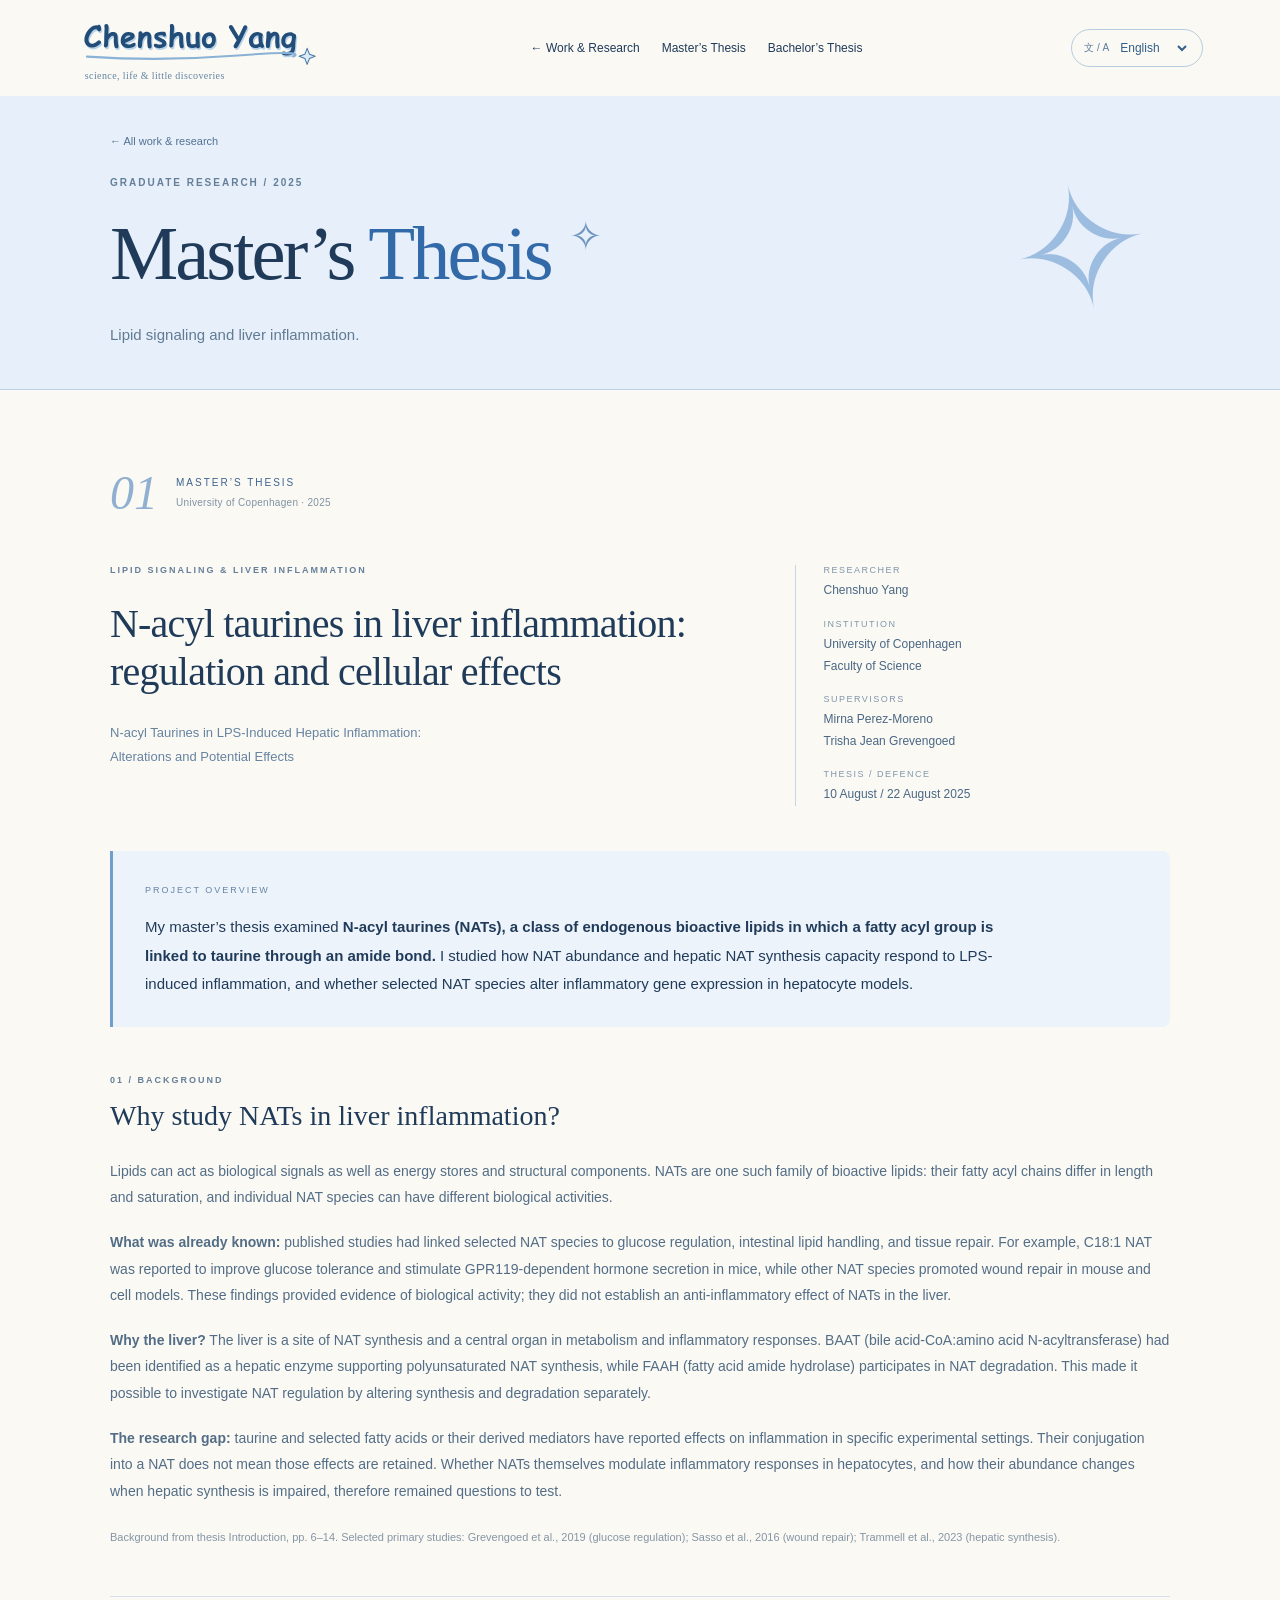
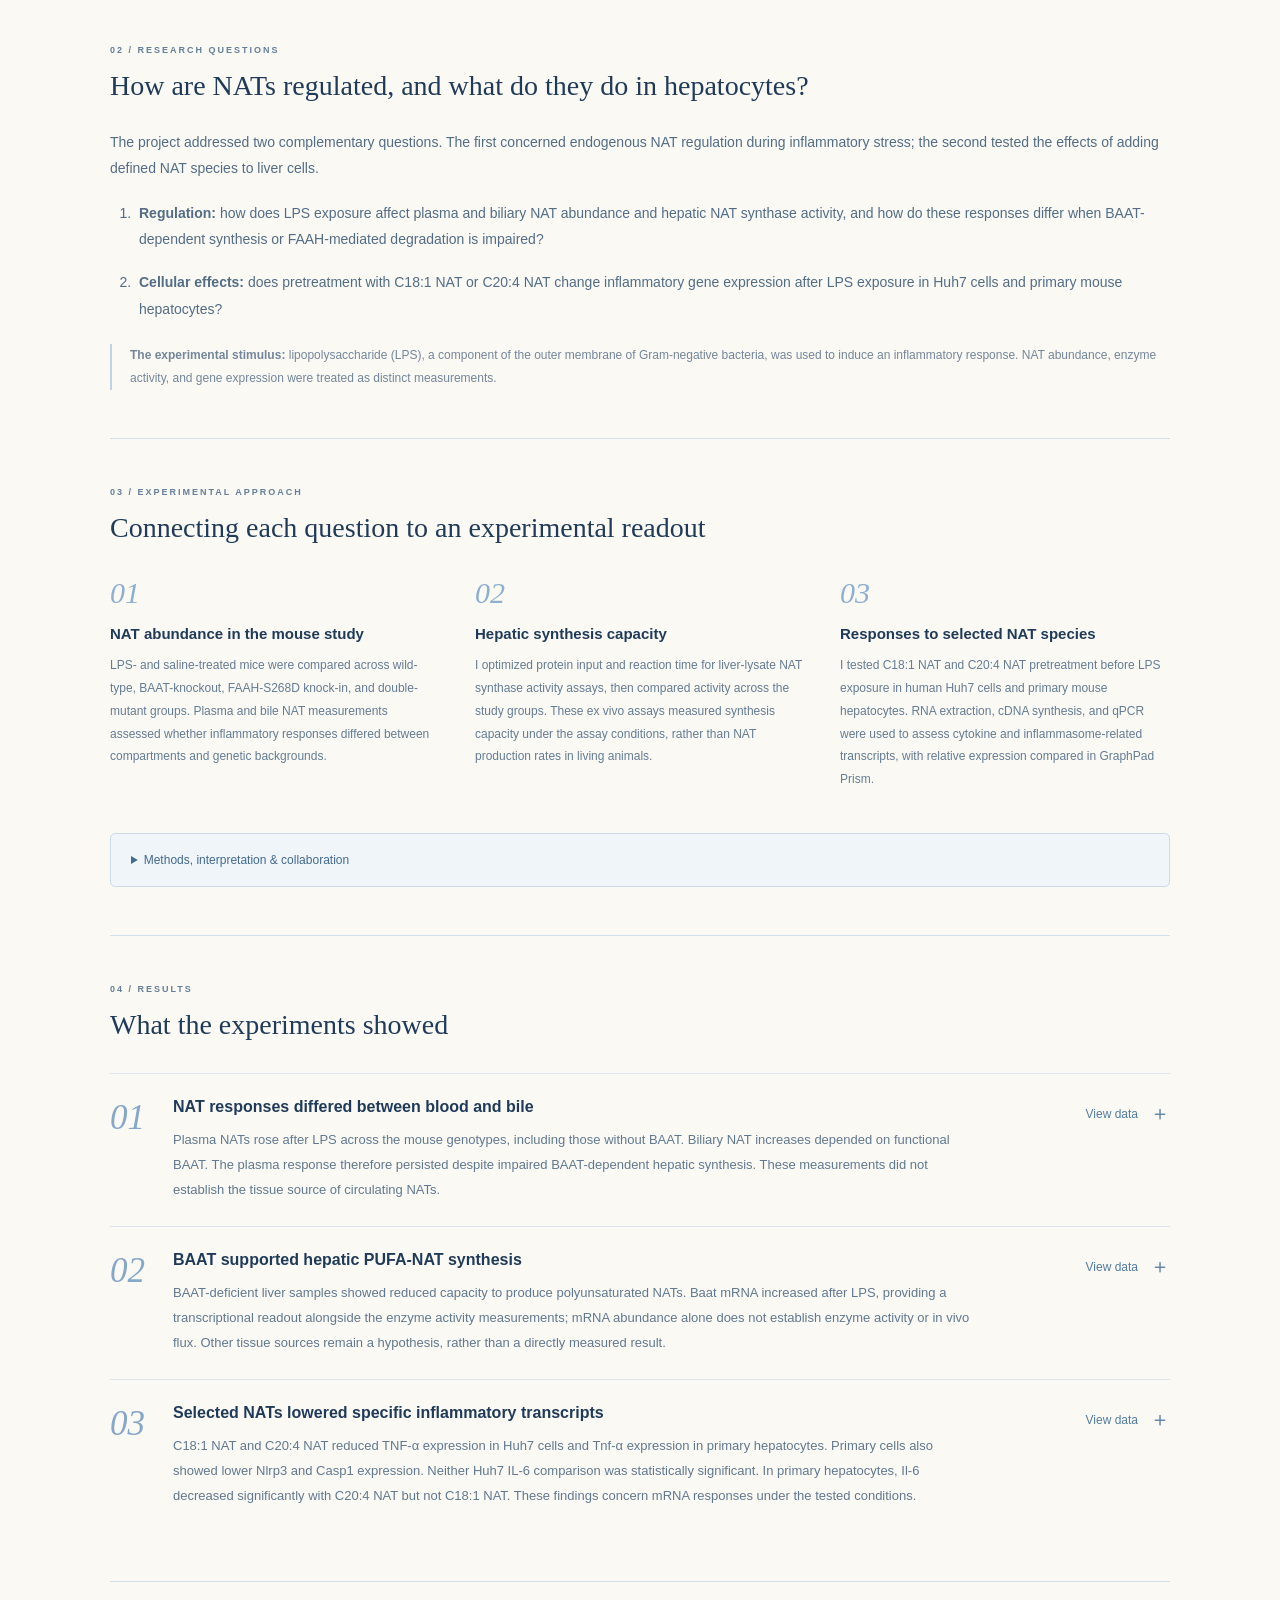
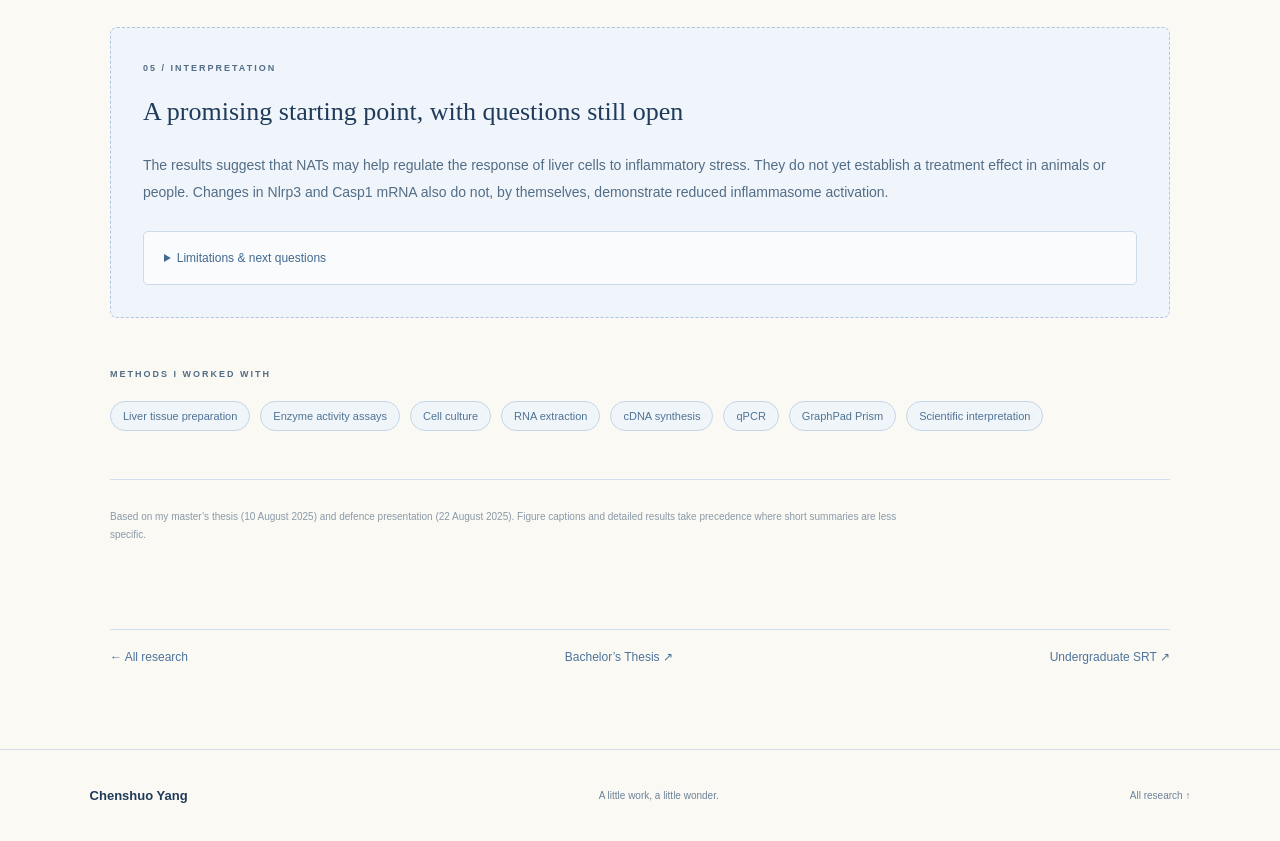
<file: master-thesis.html>
<!doctype html><html lang="en"><head><meta charset="utf-8"><meta name="viewport" content="width=device-width,initial-scale=1"><meta name="theme-color" content="#dceafa"><title>Master’s Thesis · Chenshuo Yang</title><meta name="description" content="N-acyl taurines and liver inflammation: Chenshuo Yang’s master’s thesis at the University of Copenhagen."><link rel="stylesheet" href="style.css?v=35"><link rel="stylesheet" href="research.css?v=57"><link rel="stylesheet" href="i18n.css?v=65"><script src="i18n.js?v=64" defer></script></head><body class="research-page"><header><a class="brand personal-brand" href="index.html" aria-label="Chenshuo Yang — Home"><img class="name-wordmark" src="assets/chenshuo-yang-wordmark.svg" alt="" aria-hidden="true" width="284" height="69"><span class="brand-tagline">science, life &amp; little discoveries</span></a><nav aria-label="Research navigation"><a href="work-research.html">← Work &amp; Research</a><a href="master-thesis.html" aria-current="page">Master’s Thesis</a><a href="bachelor-thesis.html">Bachelor’s Thesis</a></nav></header><main class="research-main"><section class="research-cover thesis-cover"><div class="research-cover-inner"><a class="back-link" href="work-research.html">← All work &amp; research</a><p class="eyebrow">GRADUATE RESEARCH / 2025</p><h1>Master’s <span>Thesis</span><i>✧</i></h1><p class="cover-intro">Lipid signaling and liver inflammation.</p></div></section><article class="thesis-content" id="master-thesis" aria-labelledby="thesis-title">
<div class="chapter-label"><span>01</span><p>MASTER’S THESIS <small>University of Copenhagen · 2025</small></p></div>
<div class="thesis-opening"><div><p class="eyebrow">LIPID SIGNALING &amp; LIVER INFLAMMATION</p><h2 id="thesis-title">N-acyl taurines in liver inflammation: regulation and cellular effects</h2><p class="thesis-official">N-acyl Taurines in LPS-Induced Hepatic Inflammation:<br>Alterations and Potential Effects</p></div><aside class="thesis-facts"><dl><dt>Researcher</dt><dd>Chenshuo Yang</dd><dt>Institution</dt><dd>University of Copenhagen<br>Faculty of Science</dd><dt>Supervisors</dt><dd>Mirna Perez-Moreno<br>Trisha Jean Grevengoed</dd><dt>Thesis / Defence</dt><dd>10 August / 22 August 2025</dd></dl></aside></div>
<section class="plain-summary"><span class="section-note">PROJECT OVERVIEW</span><p>My master’s thesis examined <strong>N-acyl taurines (NATs), a class of endogenous bioactive lipids in which a fatty acyl group is linked to taurine through an amide bond.</strong> I studied how NAT abundance and hepatic NAT synthesis capacity respond to LPS-induced inflammation, and whether selected NAT species alter inflammatory gene expression in hepatocyte models.</p></section>
<section class="research-block" aria-labelledby="nat-background-title"><div class="block-heading"><p class="eyebrow">01 / BACKGROUND</p><h3 id="nat-background-title">Why study NATs in liver inflammation?</h3></div><p>Lipids can act as biological signals as well as energy stores and structural components. NATs are one such family of bioactive lipids: their fatty acyl chains differ in length and saturation, and individual NAT species can have different biological activities.</p><p><strong>What was already known:</strong> published studies had linked selected NAT species to glucose regulation, intestinal lipid handling, and tissue repair. For example, C18:1 NAT was reported to improve glucose tolerance and stimulate GPR119-dependent hormone secretion in mice, while other NAT species promoted wound repair in mouse and cell models. These findings provided evidence of biological activity; they did not establish an anti-inflammatory effect of NATs in the liver.</p><p><strong>Why the liver?</strong> The liver is a site of NAT synthesis and a central organ in metabolism and inflammatory responses. BAAT (bile acid-CoA:amino acid N-acyltransferase) had been identified as a hepatic enzyme supporting polyunsaturated NAT synthesis, while FAAH (fatty acid amide hydrolase) participates in NAT degradation. This made it possible to investigate NAT regulation by altering synthesis and degradation separately.</p><p><strong>The research gap:</strong> taurine and selected fatty acids or their derived mediators have reported effects on inflammation in specific experimental settings. Their conjugation into a NAT does not mean those effects are retained. Whether NATs themselves modulate inflammatory responses in hepatocytes, and how their abundance changes when hepatic synthesis is impaired, therefore remained questions to test.</p><p class="source-note">Background from thesis Introduction, pp. 6–14. Selected primary studies: <a href="https://doi.org/10.1073/pnas.1916288116" target="_blank" rel="noopener">Grevengoed et al., 2019</a> (glucose regulation); <a href="https://doi.org/10.1073/pnas.1605578113" target="_blank" rel="noopener">Sasso et al., 2016</a> (wound repair); <a href="https://doi.org/10.1016/j.jlr.2023.100361" target="_blank" rel="noopener">Trammell et al., 2023</a> (hepatic synthesis).</p></section>
<section class="research-block" aria-labelledby="question-title"><div class="block-heading"><p class="eyebrow">02 / RESEARCH QUESTIONS</p><h3 id="question-title">How are NATs regulated, and what do they do in hepatocytes?</h3></div><p>The project addressed two complementary questions. The first concerned endogenous NAT regulation during inflammatory stress; the second tested the effects of adding defined NAT species to liver cells.</p><ol><li><strong>Regulation:</strong> how does LPS exposure affect plasma and biliary NAT abundance and hepatic NAT synthase activity, and how do these responses differ when BAAT-dependent synthesis or FAAH-mediated degradation is impaired?</li><li><strong>Cellular effects:</strong> does pretreatment with C18:1 NAT or C20:4 NAT change inflammatory gene expression after LPS exposure in Huh7 cells and primary mouse hepatocytes?</li></ol><p class="definition"><strong>The experimental stimulus:</strong> lipopolysaccharide (LPS), a component of the outer membrane of Gram-negative bacteria, was used to induce an inflammatory response. NAT abundance, enzyme activity, and gene expression were treated as distinct measurements.</p></section>
<section class="research-block"><div class="block-heading"><p class="eyebrow">03 / EXPERIMENTAL APPROACH</p><h3>Connecting each question to an experimental readout</h3></div><div class="work-steps"><div><span>01</span><h4>NAT abundance in the mouse study</h4><p>LPS- and saline-treated mice were compared across wild-type, BAAT-knockout, FAAH-S268D knock-in, and double-mutant groups. Plasma and bile NAT measurements assessed whether inflammatory responses differed between compartments and genetic backgrounds.</p></div><div><span>02</span><h4>Hepatic synthesis capacity</h4><p>I optimized protein input and reaction time for liver-lysate NAT synthase activity assays, then compared activity across the study groups. These ex vivo assays measured synthesis capacity under the assay conditions, rather than NAT production rates in living animals.</p></div><div><span>03</span><h4>Responses to selected NAT species</h4><p>I tested C18:1 NAT and C20:4 NAT pretreatment before LPS exposure in human Huh7 cells and primary mouse hepatocytes. RNA extraction, cDNA synthesis, and qPCR were used to assess cytokine and inflammasome-related transcripts, with relative expression compared in GraphPad Prism.</p></div></div><details class="method-details"><summary>Methods, interpretation &amp; collaboration</summary><div><p><strong>Why these genetic models?</strong> BAAT loss tested the contribution of hepatic NAT synthesis. The FAAH-S268D mutation selectively impairs NAT hydrolysis, helping distinguish effects associated with altered NAT degradation from those caused by conventional FAAH knockout.</p><p><strong>Assay interpretation:</strong> activity assays used supplied substrates and conditions selected within a linear range. NAT accumulation can reflect synthesis, degradation, transport, or clearance; a concentration change alone does not identify its source.</p><p><strong>Cell readout:</strong> qPCR expression was normalized to GAPDH/Gapdh using the ΔΔCt approach. Transcript changes were used to assess the response to NAT pretreatment; protein signaling, cytokine release, and inflammasome activation were not established by these measurements alone.</p><p><strong>My contribution:</strong> I carried out liver activity assay optimization and measurements, cell experiments, gene-expression analysis, and interpretation of the combined findings. Anna Skab Hassing performed animal handling, plasma and bile collection, and primary hepatocyte isolation. Samuel Addison Jack Trammell performed mass-spectrometric NAT measurements.</p><p class="source-note">Source: thesis Methods, pp. 16–21, and assay optimization, pp. 25–26.</p></div></details></section>
<section class="research-block findings"><div class="block-heading"><p class="eyebrow">04 / RESULTS</p><h3>What the experiments showed</h3></div><ol><li><span class="finding-number">01</span><details class="result-details"><summary><h4>NAT responses differed between blood and bile</h4><p>Plasma NATs rose after LPS across the mouse genotypes, including those without BAAT. Biliary NAT increases depended on functional BAAT. The plasma response therefore persisted despite impaired BAAT-dependent hepatic synthesis. These measurements did not establish the tissue source of circulating NATs.</p><span class="result-data-cue"><span class="data-closed">View data</span><span class="data-open">Hide data</span> <b aria-hidden="true">＋</b></span></summary><div class="result-data"><div class="figure-grid result-single"><figure><button class="figure-button" data-source="assets/research/figure-2-caption.png" data-title="Figure 2 · Original thesis figure and caption" aria-label="Enlarge Figure 2 and read its original caption"><img src="assets/research/figure-2-caption.png" alt="Original Figure 2: plasma and bile NAT measurements across mouse genotypes after saline or LPS exposure." loading="lazy"><span>Enlarge figure &amp; original caption ↗</span></button><figcaption><strong>Plasma and bile NAT profiles</strong>Panels A–D show total NATs; E–H show individual NAT species. The plasma and bile responses differed across the genetic backgrounds.<small>Thesis Fig. 2, p. 24. Mean ± SEM; n = 1–7 in the BAATKO experiment and n = 2–6 in the KIKO experiment. No statistical analysis was performed because some saline groups had fewer than three samples.</small></figcaption></figure></div></div></details></li><li><span class="finding-number">02</span><details class="result-details"><summary><h4>BAAT supported hepatic PUFA-NAT synthesis</h4><p>BAAT-deficient liver samples showed reduced capacity to produce polyunsaturated NATs. Baat mRNA increased after LPS, providing a transcriptional readout alongside the enzyme activity measurements; mRNA abundance alone does not establish enzyme activity or in vivo flux. Other tissue sources remain a hypothesis, rather than a directly measured result.</p><span class="result-data-cue"><span class="data-closed">View data</span><span class="data-open">Hide data</span> <b aria-hidden="true">＋</b></span></summary><div class="result-data"><div class="figure-grid result-single"><figure><button class="figure-button" data-source="assets/research/figure-4-caption.png" data-title="Figure 4 · Original thesis figure and caption" aria-label="Enlarge Figure 4 and read its original caption"><img src="assets/research/figure-4-caption.png" alt="Original Figure 4: hepatic NAT synthase activity and Baat mRNA expression across study groups." loading="lazy"><span>Enlarge figure &amp; original caption ↗</span></button><figcaption><strong>Hepatic activity and Baat expression</strong>Panels A–B show liver-lysate NAT synthase activity; C–D show Baat mRNA. These are separate readouts of synthesis capacity and transcription.<small>Thesis Fig. 4, p. 29. Mean ± SEM; n = 1–7 in the BAATKO experiment and n = 2–6 in the KIKO experiment. No statistical analysis was performed because some saline groups had fewer than three samples. WT Baat expression data were provided by Anna Skab Hassing. The original caption proposes a non-hepatic source; this study did not directly measure tissue sources of circulating NATs.</small></figcaption></figure></div></div></details></li><li><span class="finding-number">03</span><details class="result-details"><summary><h4>Selected NATs lowered specific inflammatory transcripts</h4><p>C18:1 NAT and C20:4 NAT reduced TNF-α expression in Huh7 cells and Tnf-α expression in primary hepatocytes. Primary cells also showed lower Nlrp3 and Casp1 expression. Neither Huh7 IL-6 comparison was statistically significant. In primary hepatocytes, Il-6 decreased significantly with C20:4 NAT but not C18:1 NAT. These findings concern mRNA responses under the tested conditions.</p><span class="result-data-cue"><span class="data-closed">View data</span><span class="data-open">Hide data</span> <b aria-hidden="true">＋</b></span></summary><div class="result-data"><div class="figure-grid"><figure><button class="figure-button" data-source="assets/research/thesis-page-34.png" data-title="Figure 6 · Huh7 cells · Thesis page 34" aria-label="Enlarge Figure 6 and read its original caption"><img src="assets/research/figure-6.png" alt="Original Figure 6: TNF-alpha expression falls with NAT pretreatment in Huh7 cells; IL-6 comparisons are marked not significant." loading="lazy"><span>View original figure &amp; caption ↗</span></button><figcaption><strong>Huh7 cells</strong>Both NAT species reduced TNF-α mRNA. Neither IL-6 comparison reached statistical significance.<small>Thesis Fig. 6, p. 34. Three independent experiments with technical replicates.</small></figcaption></figure><figure><button class="figure-button" data-source="assets/research/thesis-page-35.png" data-title="Figure 7 · Primary hepatocytes · Thesis page 35" aria-label="Enlarge Figure 7 and read its original caption"><img src="assets/research/figure-7.png" alt="Original Figure 7: cytokine and inflammasome-related mRNA expression in primary mouse hepatocytes after NAT pretreatment and LPS." loading="lazy"><span>View original figure &amp; caption ↗</span></button><figcaption><strong>Primary hepatocytes</strong>Tnf-α, Nlrp3 and Casp1 mRNA decreased with both NAT species. Il-6 decreased significantly with C20:4 NAT, but not C18:1 NAT.<small>Thesis Fig. 7, p. 35. Triplicate measurements from two independent experiments.</small></figcaption></figure></div><p class="source-note">Original thesis figures. Error bars show SEM. The figures report unpaired two-tailed t-tests against the LPS-only group. Technical replicates do not represent additional independent experiments.</p></div></details></li></ol></section>

<section class="research-block interpretation"><p class="eyebrow">05 / INTERPRETATION</p><h3>A promising starting point, with questions still open</h3><p>The results suggest that NATs may help regulate the response of liver cells to inflammatory stress. They do not yet establish a treatment effect in animals or people. Changes in Nlrp3 and Casp1 mRNA also do not, by themselves, demonstrate reduced inflammasome activation.</p><details class="method-details"><summary>Limitations &amp; next questions</summary><div><ul><li>Small saline-control groups limited statistical power in the mouse study.</li><li>Background NATs in liver lysates complicate the separation of existing lipids from newly synthesized products.</li><li>Extrahepatic synthesis, including a possible contribution from the kidney, was not measured directly.</li><li>Further experiments could test protein signaling, additional NAT species, and NAT administration in animal models.</li></ul></div></details></section>
<section class="research-block skills-block"><p class="eyebrow">METHODS I WORKED WITH</p><div class="skill-list"><span>Liver tissue preparation</span><span>Enzyme activity assays</span><span>Cell culture</span><span>RNA extraction</span><span>cDNA synthesis</span><span>qPCR</span><span>GraphPad Prism</span><span>Scientific interpretation</span></div></section>
<p class="research-sources">Based on my master’s thesis (10 August 2025) and defence presentation (22 August 2025). Figure captions and detailed results take precedence where short summaries are less specific.</p>
</article><div class="thesis-pagination"><a href="work-research.html">← All research</a><a href="bachelor-thesis.html">Bachelor’s Thesis ↗</a><a href="undergraduate-srt.html">Undergraduate SRT ↗</a></div></main><footer><a class="brand" href="index.html">Chenshuo Yang</a><p>A little work, a little wonder.</p><a href="work-research.html">All research ↑</a></footer><dialog id="figure-dialog" aria-labelledby="figure-dialog-title"><div class="dialog-toolbar"><h2 id="figure-dialog-title">Original thesis figure</h2><button id="close-figure" aria-label="Close figure">Close ×</button></div><img id="figure-full" alt="Original thesis figure page including its complete caption"></dialog><script src="research.js?v=9"></script></body></html>
</file>
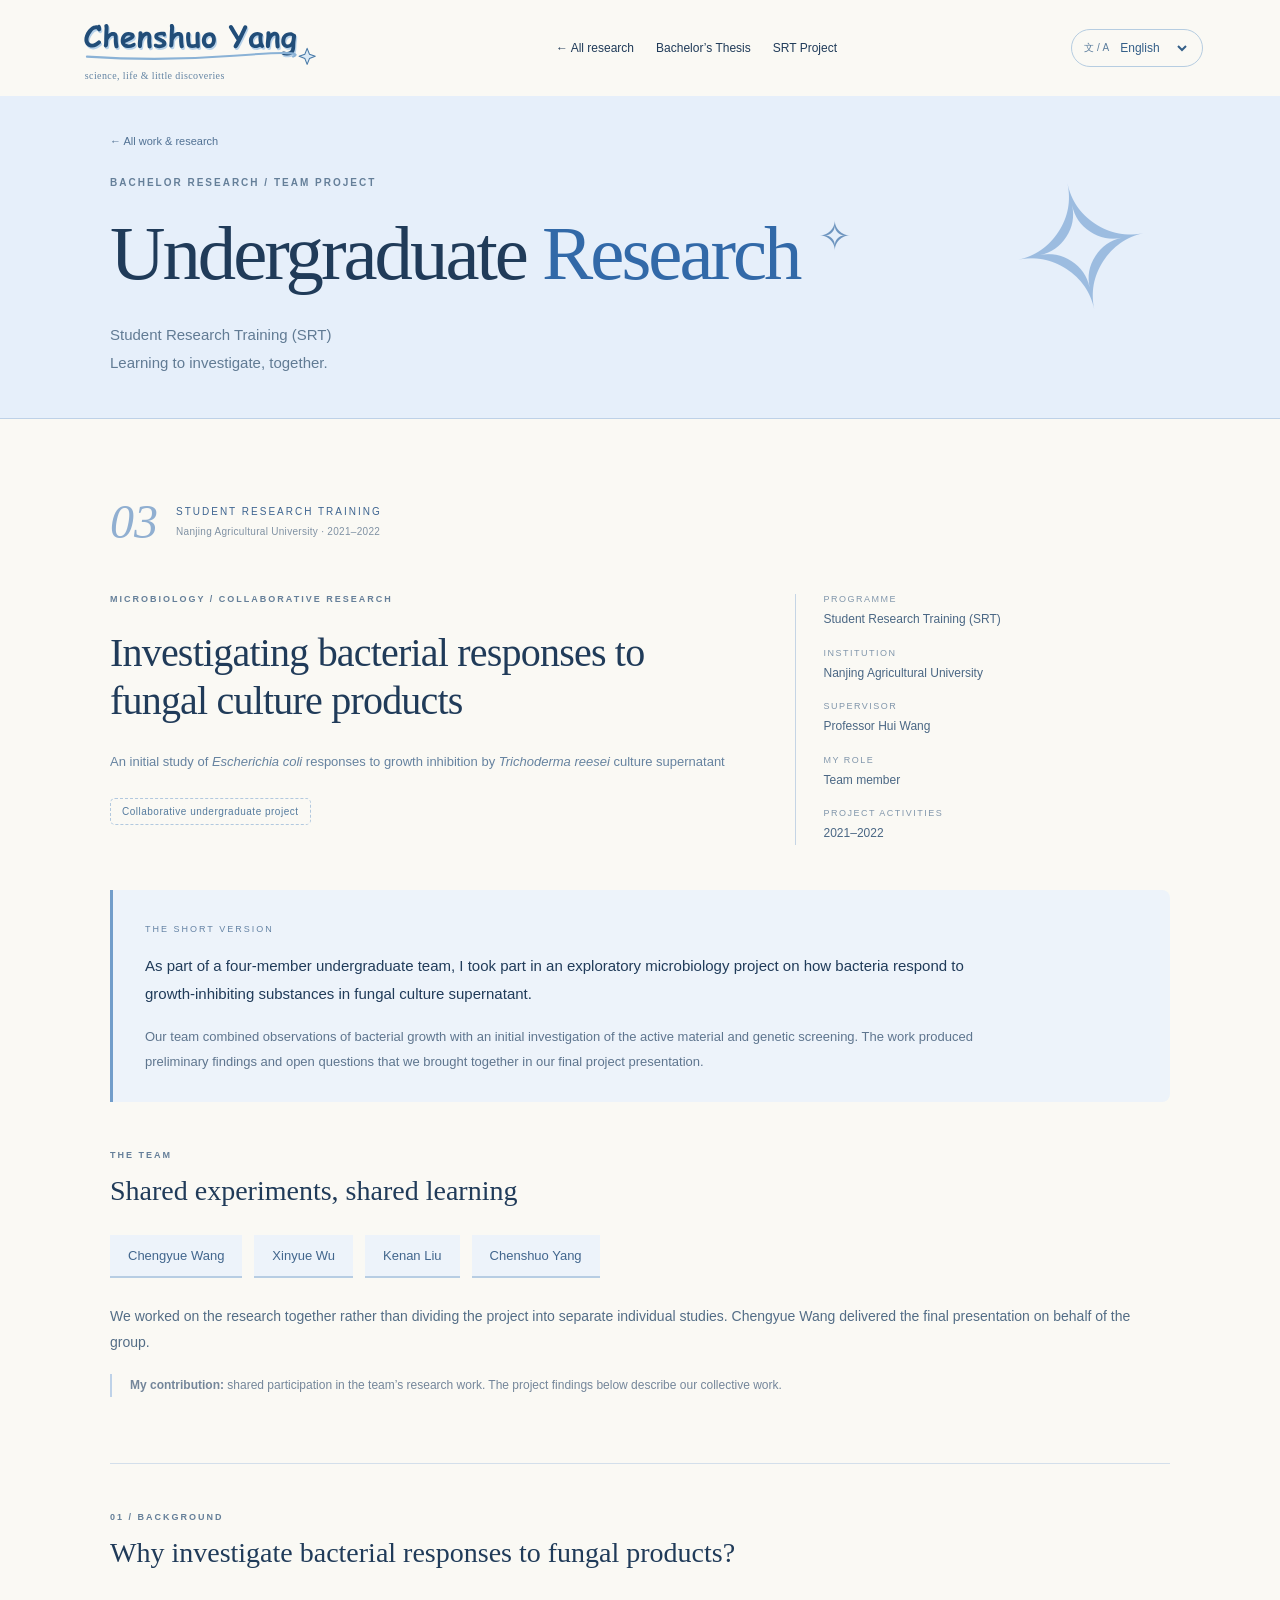
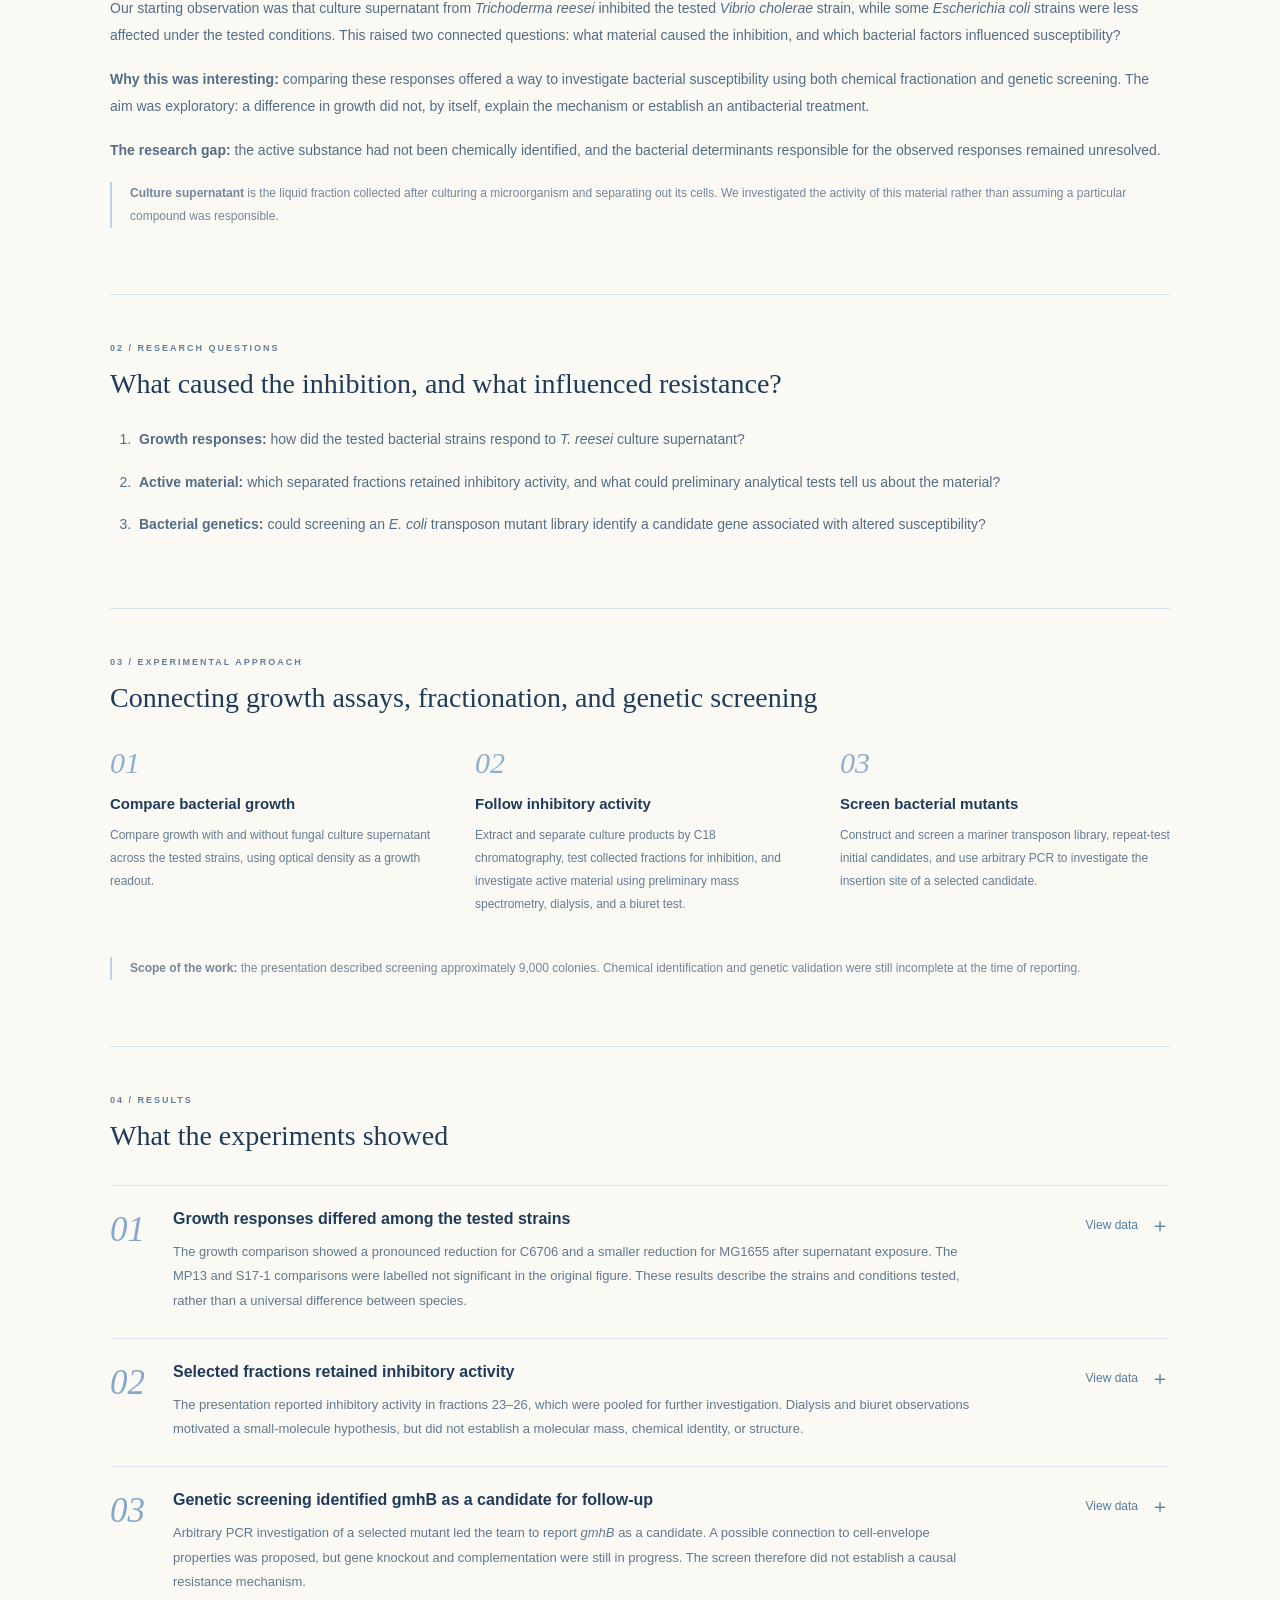
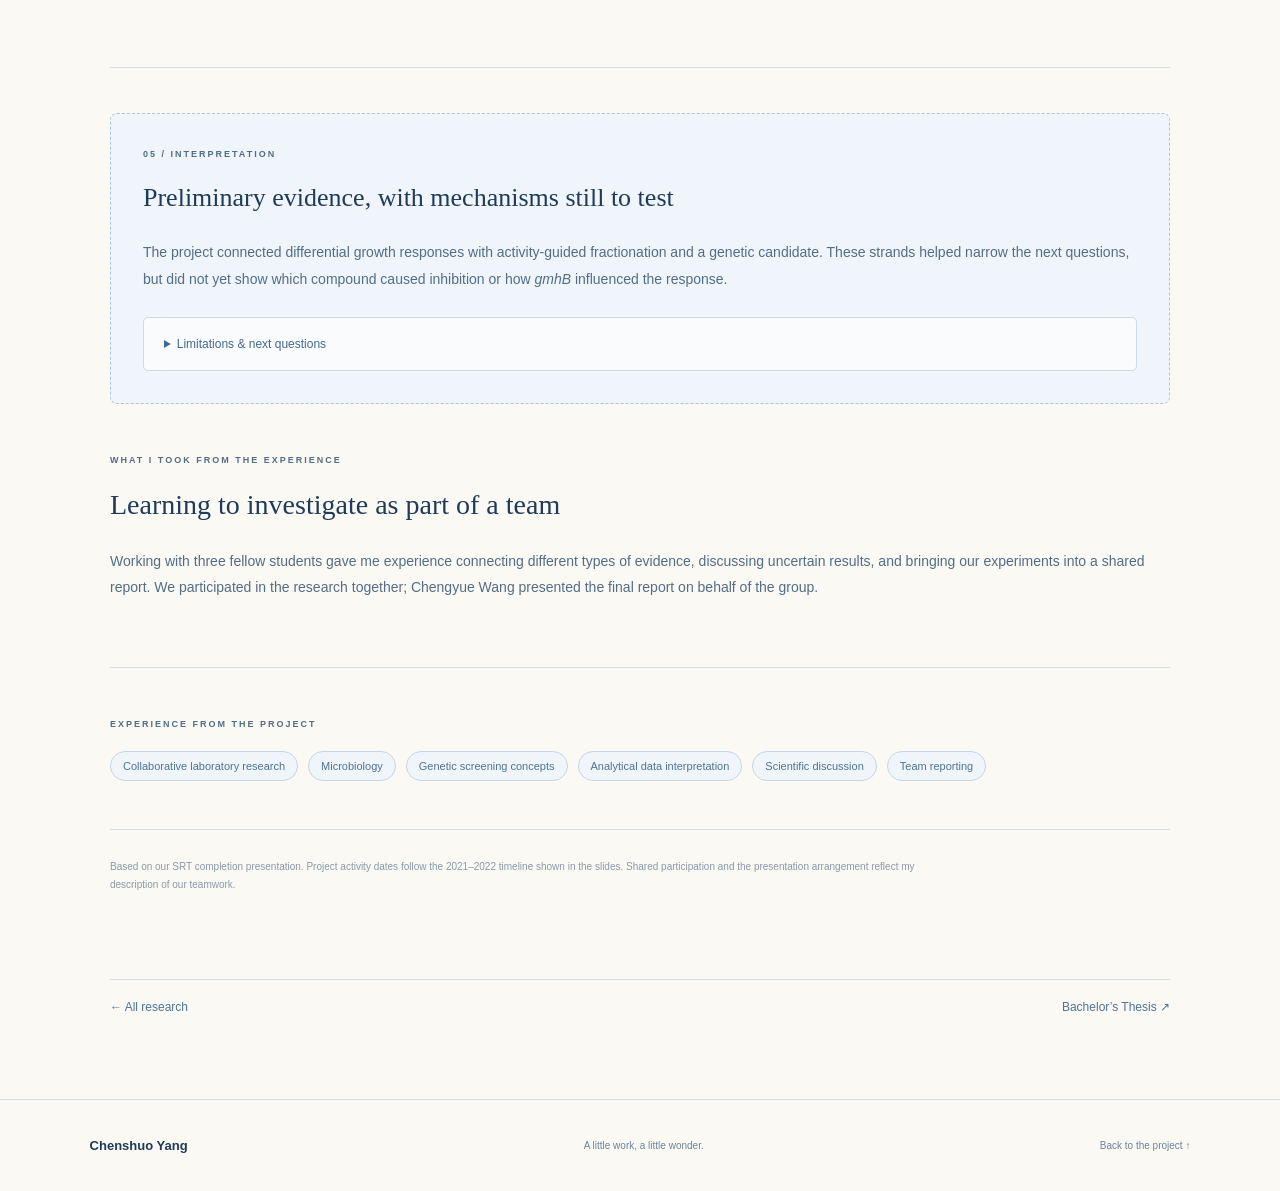
<file: undergraduate-srt.html>
<!doctype html><html lang="en"><head><meta charset="utf-8"><meta name="viewport" content="width=device-width,initial-scale=1"><meta name="theme-color" content="#dceafa"><meta name="description" content="A collaborative Student Research Training project at Nanjing Agricultural University, with Chenshuo Yang as a team member."><title>Undergraduate SRT · Chenshuo Yang</title><link rel="stylesheet" href="style.css?v=35"><link rel="stylesheet" href="research.css?v=61"><link rel="stylesheet" href="i18n.css?v=65"><script src="i18n.js?v=64" defer></script></head><body class="research-page"><header><a class="brand personal-brand" href="index.html" aria-label="Chenshuo Yang — Home"><img class="name-wordmark" src="assets/chenshuo-yang-wordmark.svg" alt="" aria-hidden="true" width="284" height="69"><span class="brand-tagline">science, life &amp; little discoveries</span></a><nav aria-label="Project navigation"><a href="work-research.html">← All research</a><a href="bachelor-thesis.html">Bachelor’s Thesis</a><a href="undergraduate-srt.html" aria-current="page">SRT Project</a></nav></header>
<main class="research-main"><section class="research-cover thesis-cover"><div class="research-cover-inner"><a class="back-link" href="work-research.html#research-projects">← All work &amp; research</a><p class="eyebrow">BACHELOR RESEARCH / TEAM PROJECT</p><h1>Undergraduate <span>Research</span><i>✧</i></h1><p class="cover-intro">Student Research Training (SRT)<br>Learning to investigate, together.</p></div></section>
<article class="thesis-content" id="srt-project" aria-labelledby="srt-title"><div class="chapter-label"><span>03</span><p>STUDENT RESEARCH TRAINING <small>Nanjing Agricultural University · 2021–2022</small></p></div><div class="thesis-opening"><div><p class="eyebrow">MICROBIOLOGY / COLLABORATIVE RESEARCH</p><h2 id="srt-title">Investigating bacterial responses to fungal culture products</h2><p class="thesis-official">An initial study of <em>Escherichia coli</em> responses to growth inhibition by <em>Trichoderma reesei</em> culture supernatant</p><span class="team-label">Collaborative undergraduate project</span></div><aside class="thesis-facts"><dl><dt>Programme</dt><dd>Student Research Training (SRT)</dd><dt>Institution</dt><dd>Nanjing Agricultural University</dd><dt>Supervisor</dt><dd>Professor Hui Wang</dd><dt>My role</dt><dd>Team member</dd><dt>Project activities</dt><dd>2021–2022</dd></dl></aside></div>
<section class="plain-summary"><span class="section-note">THE SHORT VERSION</span><p>As part of a four-member undergraduate team, I took part in an exploratory microbiology project on how bacteria respond to growth-inhibiting substances in fungal culture supernatant.</p><p>Our team combined observations of bacterial growth with an initial investigation of the active material and genetic screening. The work produced preliminary findings and open questions that we brought together in our final project presentation.</p></section>
<section class="research-block"><div class="block-heading"><p class="eyebrow">THE TEAM</p><h3>Shared experiments, shared learning</h3></div><div class="team-roster"><span>Chengyue Wang</span><span>Xinyue Wu</span><span>Kenan Liu</span><span>Chenshuo Yang</span></div><p>We worked on the research together rather than dividing the project into separate individual studies. Chengyue Wang delivered the final presentation on behalf of the group.</p><p class="definition"><strong>My contribution:</strong> shared participation in the team’s research work. The project findings below describe our collective work.</p></section>
<section class="research-block"><div class="block-heading"><p class="eyebrow">01 / BACKGROUND</p><h3>Why investigate bacterial responses to fungal products?</h3></div><p>Our starting observation was that culture supernatant from <em>Trichoderma reesei</em> inhibited the tested <em>Vibrio cholerae</em> strain, while some <em>Escherichia coli</em> strains were less affected under the tested conditions. This raised two connected questions: what material caused the inhibition, and which bacterial factors influenced susceptibility?</p><p><strong>Why this was interesting:</strong> comparing these responses offered a way to investigate bacterial susceptibility using both chemical fractionation and genetic screening. The aim was exploratory: a difference in growth did not, by itself, explain the mechanism or establish an antibacterial treatment.</p><p><strong>The research gap:</strong> the active substance had not been chemically identified, and the bacterial determinants responsible for the observed responses remained unresolved.</p><p class="definition"><strong>Culture supernatant</strong> is the liquid fraction collected after culturing a microorganism and separating out its cells. We investigated the activity of this material rather than assuming a particular compound was responsible.</p></section>
<section class="research-block"><div class="block-heading"><p class="eyebrow">02 / RESEARCH QUESTIONS</p><h3>What caused the inhibition, and what influenced resistance?</h3></div><ol class="thesis-questions"><li><strong>Growth responses:</strong> how did the tested bacterial strains respond to <em>T. reesei</em> culture supernatant?</li><li><strong>Active material:</strong> which separated fractions retained inhibitory activity, and what could preliminary analytical tests tell us about the material?</li><li><strong>Bacterial genetics:</strong> could screening an <em>E. coli</em> transposon mutant library identify a candidate gene associated with altered susceptibility?</li></ol></section>
<section class="research-block"><div class="block-heading"><p class="eyebrow">03 / EXPERIMENTAL APPROACH</p><h3>Connecting growth assays, fractionation, and genetic screening</h3></div><div class="work-steps"><div><span>01</span><h4>Compare bacterial growth</h4><p>Compare growth with and without fungal culture supernatant across the tested strains, using optical density as a growth readout.</p></div><div><span>02</span><h4>Follow inhibitory activity</h4><p>Extract and separate culture products by C18 chromatography, test collected fractions for inhibition, and investigate active material using preliminary mass spectrometry, dialysis, and a biuret test.</p></div><div><span>03</span><h4>Screen bacterial mutants</h4><p>Construct and screen a mariner transposon library, repeat-test initial candidates, and use arbitrary PCR to investigate the insertion site of a selected candidate.</p></div></div><p class="definition"><strong>Scope of the work:</strong> the presentation described screening approximately 9,000 colonies. Chemical identification and genetic validation were still incomplete at the time of reporting.</p></section>
<section class="research-block findings" id="srt-results"><div class="block-heading"><p class="eyebrow">04 / RESULTS</p><h3>What the experiments showed</h3></div><ol><li><span class="finding-number">01</span><details class="result-details"><summary><h4>Growth responses differed among the tested strains</h4><p>The growth comparison showed a pronounced reduction for C6706 and a smaller reduction for MG1655 after supernatant exposure. The MP13 and S17-1 comparisons were labelled not significant in the original figure. These results describe the strains and conditions tested, rather than a universal difference between species.</p><span class="result-data-cue"><span class="data-closed">View data</span><span class="data-open">Hide data</span> <b aria-hidden="true">＋</b></span></summary><div class="result-data"><div class="figure-grid result-single"><figure><button class="figure-button" data-source="assets/research/srt-growth.png" data-title="Growth responses differed among the tested strains" aria-label="Enlarge SRT result 1"><img src="assets/research/srt-growth.png" alt="Bacterial growth with and without fungal culture supernatant" loading="lazy"><span>Enlarge original figure ↗</span></button><figcaption><strong>Bacterial growth with and without fungal culture supernatant</strong>Original completion presentation, slide 10. OD₆₀₀ is the growth readout; − and + indicate absence and presence of supernatant. Significance labels are reproduced from the source; they have not been recalculated.</figcaption></figure></div></div></details></li><li><span class="finding-number">02</span><details class="result-details"><summary><h4>Selected fractions retained inhibitory activity</h4><p>The presentation reported inhibitory activity in fractions 23–26, which were pooled for further investigation. Dialysis and biuret observations motivated a small-molecule hypothesis, but did not establish a molecular mass, chemical identity, or structure.</p><span class="result-data-cue"><span class="data-closed">View data</span><span class="data-open">Hide data</span> <b aria-hidden="true">＋</b></span></summary><div class="result-data"><div class="figure-grid result-single"><figure><button class="figure-button" data-source="assets/research/srt-fractions.svg" data-title="Selected fractions retained inhibitory activity" aria-label="Enlarge SRT result 2"><img src="assets/research/srt-fractions.svg" alt="Inhibition assays following chromatographic fractionation" loading="lazy"><span>Enlarge original figure ↗</span></button><figcaption><strong>Inhibition assays following chromatographic fractionation</strong>Original plate photographs from slide 14, kept in their slide arrangement. The reported active fractions were 23–26. The photographs support the activity-screening stage; they do not identify the active compound.</figcaption></figure></div></div></details></li><li><span class="finding-number">03</span><details class="result-details"><summary><h4>Genetic screening identified gmhB as a candidate for follow-up</h4><p>Arbitrary PCR investigation of a selected mutant led the team to report <em>gmhB</em> as a candidate. A possible connection to cell-envelope properties was proposed, but gene knockout and complementation were still in progress. The screen therefore did not establish a causal resistance mechanism.</p><span class="result-data-cue"><span class="data-closed">View data</span><span class="data-open">Hide data</span> <b aria-hidden="true">＋</b></span></summary><div class="result-data"><div class="figure-grid result-single"><figure><button class="figure-button" data-source="assets/research/srt-screening.png" data-title="Genetic screening identified gmhB as a candidate for follow-up" aria-label="Enlarge SRT result 3"><img src="assets/research/srt-screening.png" alt="Arbitrary PCR during candidate-mutant investigation" loading="lazy"><span>Enlarge original figure ↗</span></button><figcaption><strong>Arbitrary PCR during candidate-mutant investigation</strong>Original gel image from slide 22. This is a record of the PCR investigation, not independent proof of gene identity or function. The candidate assignment follows the team’s presentation; definitive genetic validation remained outstanding.</figcaption></figure></div></div></details></li></ol></section><section class="research-block interpretation"><p class="eyebrow">05 / INTERPRETATION</p><h3>Preliminary evidence, with mechanisms still to test</h3><p>The project connected differential growth responses with activity-guided fractionation and a genetic candidate. These strands helped narrow the next questions, but did not yet show which compound caused inhibition or how <em>gmhB</em> influenced the response.</p><details class="method-details"><summary>Limitations &amp; next questions</summary><div><ul><li><strong>Chemical identity:</strong> purify and identify the active material, then test whether a defined compound reproduces the inhibitory effect. Activity in a fraction does not establish that it contains a single active substance.</li><li><strong>Genetic causality:</strong> complete knockout and complementation experiments and distinguish altered susceptibility from a general growth defect.</li><li><strong>Interpretation of preliminary tests:</strong> loss of activity after dialysis and the biuret observation do not, alone, prove molecular size or chemical class.</li><li><strong>Scope:</strong> extend and reproduce comparisons across strains and conditions before generalizing. The work did not establish clinical efficacy or a validated antibacterial mechanism.</li></ul></div></details></section><section class="research-block"><p class="eyebrow">WHAT I TOOK FROM THE EXPERIENCE</p><h3>Learning to investigate as part of a team</h3><p>Working with three fellow students gave me experience connecting different types of evidence, discussing uncertain results, and bringing our experiments into a shared report. We participated in the research together; Chengyue Wang presented the final report on behalf of the group.</p></section>
<section class="research-block skills-block"><p class="eyebrow">EXPERIENCE FROM THE PROJECT</p><div class="skill-list"><span>Collaborative laboratory research</span><span>Microbiology</span><span>Genetic screening concepts</span><span>Analytical data interpretation</span><span>Scientific discussion</span><span>Team reporting</span></div></section>
<p class="research-sources">Based on our SRT completion presentation. Project activity dates follow the 2021–2022 timeline shown in the slides. Shared participation and the presentation arrangement reflect my description of our teamwork.</p>
</article><div class="thesis-pagination"><a href="work-research.html#research-projects">← All research</a><a href="bachelor-thesis.html">Bachelor’s Thesis ↗</a></div></main><footer><a class="brand" href="index.html">Chenshuo Yang</a><p>A little work, a little wonder.</p><a href="#srt-project">Back to the project ↑</a></footer><dialog id="figure-dialog" aria-labelledby="figure-dialog-title"><div class="dialog-toolbar"><h2 id="figure-dialog-title">Original project figure</h2><button id="close-figure" aria-label="Close figure">Close ×</button></div><img id="figure-full" alt="Original project figure"></dialog><script src="research.js?v=9"></script></body></html>
</file>
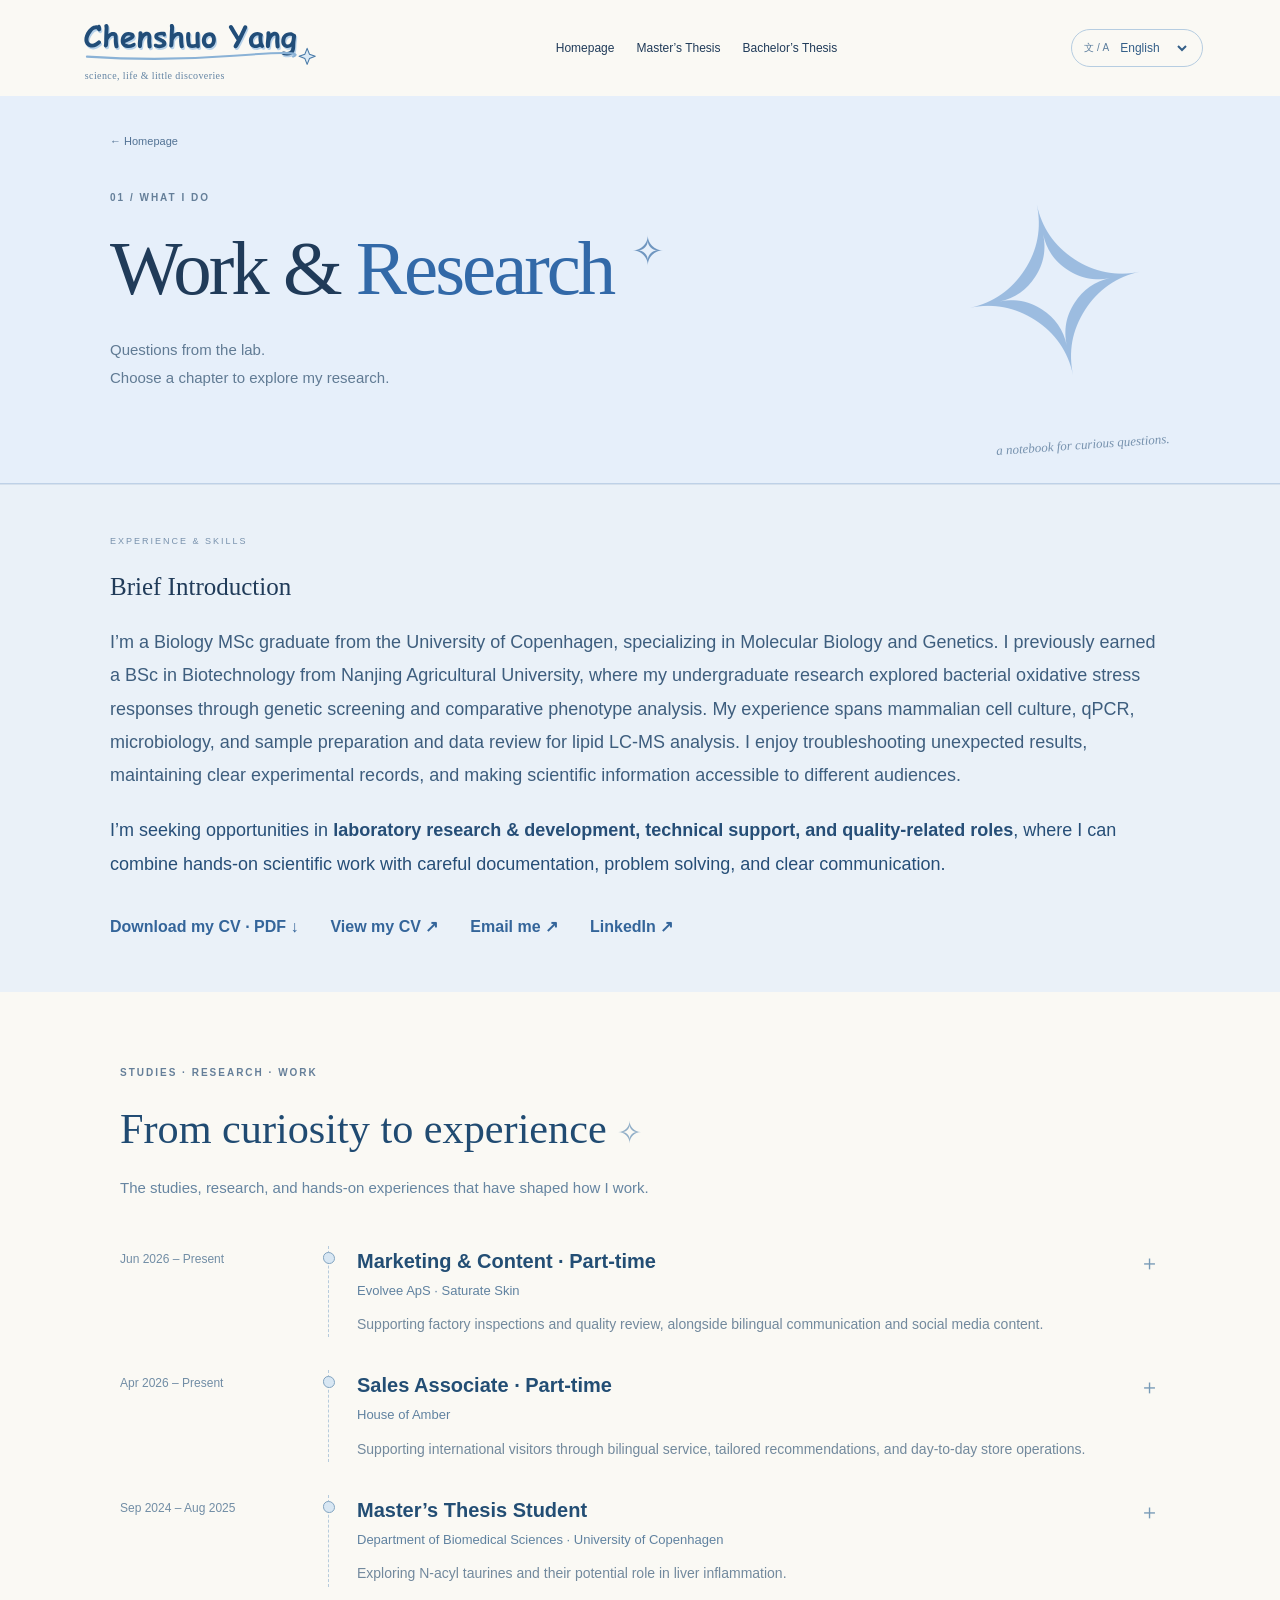
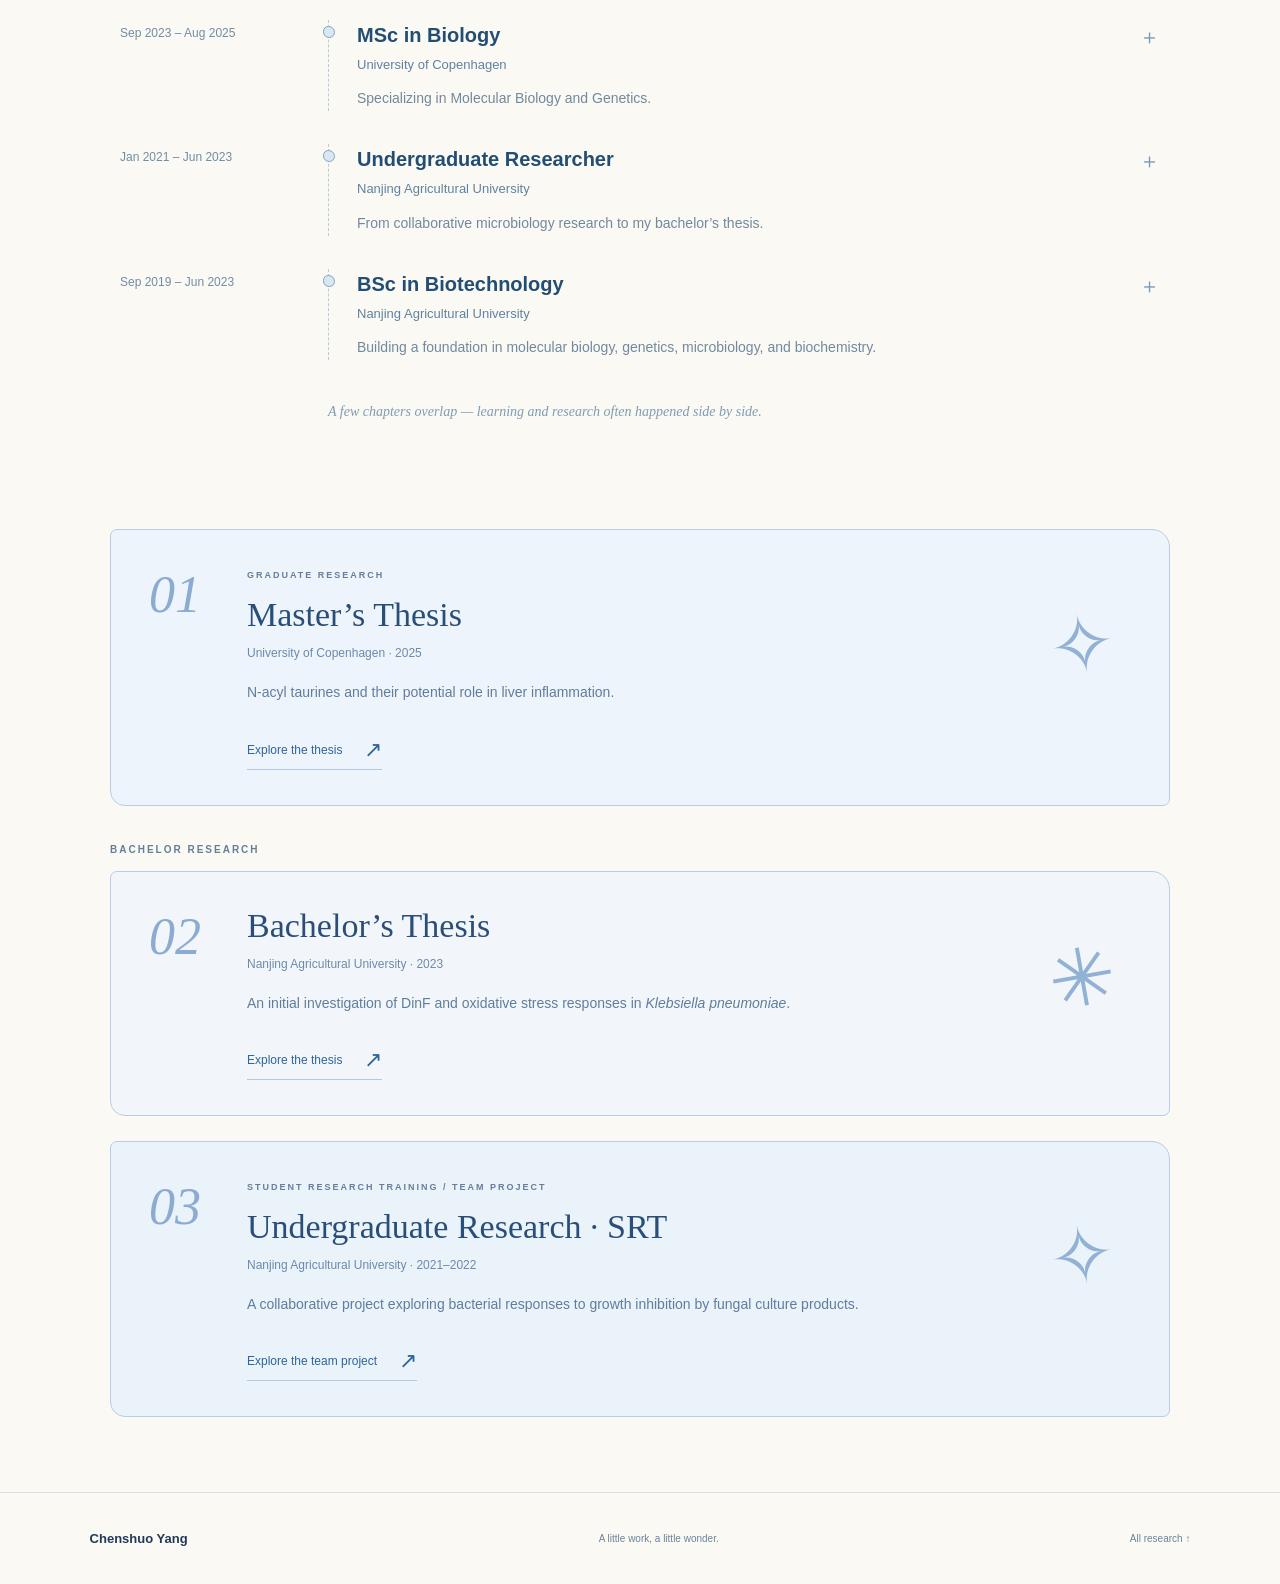
<file: work-research.html>
<!doctype html><html lang="en"><head><meta charset="utf-8"><meta name="viewport" content="width=device-width,initial-scale=1"><meta name="theme-color" content="#dceafa"><title>Work &amp; Research · Chenshuo Yang</title><meta name="description" content="Explore Chenshuo Yang’s thesis projects and collaborative undergraduate research."><link rel="stylesheet" href="style.css?v=35"><link rel="stylesheet" href="research.css?v=43"><link rel="stylesheet" href="i18n.css?v=65"><script src="i18n.js?v=64" defer></script></head><body class="research-page"><header><a class="brand personal-brand" href="index.html" aria-label="Chenshuo Yang — Home"><img class="name-wordmark" src="assets/chenshuo-yang-wordmark.svg" alt="" aria-hidden="true" width="284" height="69"><span class="brand-tagline">science, life &amp; little discoveries</span></a><nav aria-label="Research navigation"><a href="index.html">Homepage</a><a href="master-thesis.html">Master’s Thesis</a><a href="bachelor-thesis.html">Bachelor’s Thesis</a></nav></header><main class="research-main">
<section class="research-cover"><div class="research-cover-inner"><a class="back-link" href="index.html#explore">← Homepage</a><p class="eyebrow">01 / WHAT I DO</p><h1>Work &amp; <span>Research</span><i>✧</i></h1><p class="cover-intro">Questions from the lab.<br>Choose a chapter to explore my research.</p><span class="cover-margin">a notebook for curious questions.</span></div></section>
<section class="career-note" id="cv"><span>EXPERIENCE &amp; SKILLS</span><h3>Brief Introduction</h3><p class="cv-profile">I’m a Biology MSc graduate from the University of Copenhagen, specializing in Molecular Biology and Genetics. I previously earned a BSc in Biotechnology from Nanjing Agricultural University, where my undergraduate research explored bacterial oxidative stress responses through genetic screening and comparative phenotype analysis. My experience spans mammalian cell culture, qPCR, microbiology, and sample preparation and data review for lipid LC-MS analysis. I enjoy troubleshooting unexpected results, maintaining clear experimental records, and making scientific information accessible to different audiences.</p><p class="cv-direction">I’m seeking opportunities in <strong>laboratory research &amp; development, technical support, and quality-related roles</strong>, where I can combine hands-on scientific work with careful documentation, problem solving, and clear communication.</p><div class="cv-links"><a href="assets/Chenshuo-Yang-CV.pdf?v=19" download="Chenshuo-Yang-CV.pdf">Download my CV · PDF ↓</a><a href="assets/Chenshuo-Yang-CV.pdf?v=19" target="_blank" rel="noopener">View my CV ↗</a><a href="mailto:yangchenshuo2023@163.com">Email me ↗</a><a href="https://www.linkedin.com/in/chenshuo-yang" target="_blank" rel="noopener">LinkedIn ↗</a></div></section>
<section class="journey-section" id="journey" aria-labelledby="journey-title"><p class="eyebrow">STUDIES · RESEARCH · WORK</p><h2 id="journey-title">From curiosity to experience <span aria-hidden="true">✧</span></h2><p class="journey-intro">The studies, research, and hands-on experiences that have shaped how I work.</p><ol class="journey-timeline"><li class="journey-item"><p class="journey-date">Jun 2026 – Present</p><details><summary><span class="journey-role">Marketing & Content · Part-time</span><span class="journey-org">Evolvee ApS · Saturate Skin</span><span class="journey-brief">Supporting factory inspections and quality review, alongside bilingual communication and social media content.</span><span class="journey-toggle" aria-hidden="true">＋</span></summary><div class="journey-detail"><p><strong>Factory inspection &amp; quality review.</strong> Participated in on-site visits to two factories to review skincare products, packaging, production machinery, and output quality against the brand’s requirements. Joined discussions to clarify product and packaging specifications, reviewed supplier certificates and documentation, and asked about day-to-day quality-control practices.</p><p><strong>Bilingual communication &amp; follow-up.</strong> Supported English–Chinese communication during factory discussions. Worked with the team to document issues, communicate requested changes to suppliers, and follow up on revisions and final specification details.</p><p><strong>Social media &amp; content.</strong> Manage Saturate’s Instagram content, with posts also republished on Facebook and Twitter. Write product and skincare-ingredient copy, translating technical information into clear language for consumers.</p><a href="https://saturateskin.com/" target="_blank" rel="noopener">Explore Saturate’s website ↗</a><a href="https://www.instagram.com/saturateskin/" target="_blank" rel="noopener">Visit Saturate on Instagram ↗</a></div></details></li><li class="journey-item"><p class="journey-date">Apr 2026 – Present</p><details><summary><span class="journey-role">Sales Associate · Part-time</span><span class="journey-org">House of Amber</span><span class="journey-brief">Supporting international visitors through bilingual service, tailored recommendations, and day-to-day store operations.</span><span class="journey-toggle" aria-hidden="true">＋</span></summary><div class="journey-detail"><p><strong>Bilingual customer service.</strong> Welcome tourists and assist customers in both English and Mandarin Chinese. Recommend products based on their budget, gift recipient, and personal preferences, adapting explanations to each customer’s needs.</p><p><strong>Responding under pressure.</strong> During busy periods, assist several customers at once, answer different questions, and prioritize requests while remaining attentive. This work has strengthened my practical problem-solving skills and ability to adapt to changing situations.</p><p><strong>Independent store operations.</strong> Take responsibility for the store during solo shifts, including opening and closing, checkout, stock checks, and handling returns and exchanges.</p></div></details></li><li class="journey-item"><p class="journey-date">Sep 2024 – Aug 2025</p><details><summary><span class="journey-role">Master’s Thesis Student</span><span class="journey-org">Department of Biomedical Sciences · University of Copenhagen</span><span class="journey-brief">Exploring N-acyl taurines and their potential role in liver inflammation.</span><span class="journey-toggle" aria-hidden="true">＋</span></summary><div class="journey-detail"><p><strong>Cell-based research.</strong> Investigated the potential effects of N-acyl taurines on liver inflammation using Huh7 cells and primary mouse hepatocytes. Independently maintained Huh7 cultures for seven months with no recorded contamination, measured inflammatory gene expression by qPCR, and compared results in GraphPad Prism.</p><p><strong>Lipid analysis &amp; data review.</strong> Supported LC-MS work through sample and standard-curve preparation, peak integration, and data review. Interpreted these results alongside the cell experiments to connect lipid measurements with biological responses.</p><p><strong>Troubleshooting &amp; documentation.</strong> Investigated reduced extraction performance by comparing reagent lots, identified an abnormal lot, and confirmed restored performance after replacement. Documented culture conditions, experimental procedures, and the investigation and follow-up verification.</p><a href="master-thesis.html">Explore my master’s thesis ↗</a></div></details></li><li class="journey-item"><p class="journey-date">Sep 2023 – Aug 2025</p><details><summary><span class="journey-role">MSc in Biology</span><span class="journey-org">University of Copenhagen</span><span class="journey-brief">Specializing in Molecular Biology and Genetics.</span><span class="journey-toggle" aria-hidden="true">＋</span></summary><div class="journey-detail"><p>Completed graduate study specializing in Molecular Biology and Genetics, with coursework in molecular genetics, biotechnology, cell cycle control and cancer, and molecular neurobiology. Broadened my experimental perspective through model-organism research and palaeoproteomic methods, connecting molecular mechanisms with biological and disease-related questions.</p><a href="learning-campus-life.html#master-coursework">Explore my master’s coursework ↗</a></div></details></li><li class="journey-item"><p class="journey-date">Jan 2021 – Jun 2023</p><details><summary><span class="journey-role">Undergraduate Researcher</span><span class="journey-org">Nanjing Agricultural University</span><span class="journey-brief">From collaborative microbiology research to my bachelor’s thesis.</span><span class="journey-toggle" aria-hidden="true">＋</span></summary><div class="journey-detail"><p><strong>Bachelor’s thesis research.</strong> Investigated the role of DinF in oxidative stress responses in <em>Klebsiella pneumoniae</em>, using genetic screening and comparative phenotype analysis. Repeated experiments to assess consistency and interpreted findings alongside the relevant literature.</p><p><strong>Collaborative SRT project.</strong> Worked with fellow students on an exploratory microbiology project examining bacterial responses to growth inhibition by fungal culture products. Shared the experimental work and preparation of the final report with the team.</p><p><strong>Scientific communication.</strong> Summarized results in weekly reports and discussed research progress in laboratory meetings and undergraduate research activities, developing my ability to explain methods, findings, and uncertainties clearly.</p><a href="bachelor-thesis.html">Explore my bachelor’s thesis ↗</a><a href="undergraduate-srt.html">Explore the SRT team project ↗</a></div></details></li><li class="journey-item"><p class="journey-date">Sep 2019 – Jun 2023</p><details><summary><span class="journey-role">BSc in Biotechnology</span><span class="journey-org">Nanjing Agricultural University</span><span class="journey-brief">Building a foundation in molecular biology, genetics, microbiology, and biochemistry.</span><span class="journey-toggle" aria-hidden="true">＋</span></summary><div class="journey-detail"><p><strong>Scientific foundations.</strong> Studied molecular biology, genetics, microbiology, biochemistry, and cell biology, supported by laboratory courses that connected scientific concepts with practical experimental work.</p><p><strong>Analytical &amp; communication skills.</strong> Built a foundation in bioinformatics, Python programming, and biostatistics, alongside training in scientific literature retrieval and academic writing.</p><p><strong>Learning beyond the classroom.</strong> Served as Class Monitor and Head of the Sports Department, organizing activities and coordinating student responsibilities. Continued competing in high jump with the university track and field team, balancing academic work with leadership and sport.</p><a href="learning-campus-life.html#academic">Explore my undergraduate years ↗</a></div></details></li></ol><p class="journey-footnote">A few chapters overlap — learning and research often happened side by side.</p></section><section id="research-projects" class="research-choices" aria-label="Research projects">
<a class="thesis-entry" href="master-thesis.html"><span class="entry-chapter">01</span><div class="entry-body"><p class="eyebrow">GRADUATE RESEARCH</p><h2>Master’s Thesis</h2><p class="entry-institution">University of Copenhagen · 2025</p><p class="entry-description">N-acyl taurines and their potential role in liver inflammation.</p><span class="entry-action">Explore the thesis <b>↗</b></span></div><span class="notebook-mark" aria-hidden="true">✧</span></a>
<div class="bachelor-group"><p class="eyebrow">BACHELOR RESEARCH</p><a class="thesis-entry" href="bachelor-thesis.html"><span class="entry-chapter">02</span><div class="entry-body"><h2>Bachelor’s Thesis</h2><p class="entry-institution">Nanjing Agricultural University · 2023</p><p class="entry-description">An initial investigation of DinF and oxidative stress responses in <em>Klebsiella pneumoniae</em>.</p><span class="entry-action">Explore the thesis <b>↗</b></span></div><span class="notebook-mark" aria-hidden="true">✳</span></a><a class="thesis-entry srt-entry" href="undergraduate-srt.html"><span class="entry-chapter">03</span><div class="entry-body"><p class="eyebrow">STUDENT RESEARCH TRAINING / TEAM PROJECT</p><h2>Undergraduate Research · SRT</h2><p class="entry-institution">Nanjing Agricultural University · 2021–2022</p><p class="entry-description">A collaborative project exploring bacterial responses to growth inhibition by fungal culture products.</p><span class="entry-action">Explore the team project <b>↗</b></span></div><span class="notebook-mark" aria-hidden="true">✧</span></a></div>
</section></main><footer><a class="brand" href="index.html">Chenshuo Yang</a><p>A little work, a little wonder.</p><a href="work-research.html">All research ↑</a></footer><script src="research-navigation.js?v=9"></script></body></html>
</file>
<file: style.css>
:root{--ink:#203b59;--blue:#2c65aa;--paper:#faf9f4;--line:#b8cde2}*{box-sizing:border-box}html{scroll-behavior:smooth;scroll-padding-top:40px}body{margin:0;background:var(--paper);color:var(--ink);font-family:'Microsoft YaHei','PingFang SC',sans-serif}a{color:inherit;text-decoration:none}button{font:inherit}a:focus-visible,button:focus-visible{outline:3px solid #367aca;outline-offset:6px}header{height:96px;max-width:1400px;margin:auto;padding:0 6%;display:flex;align-items:center;gap:35px}.brand{font-size:18px;font-weight:800;white-space:nowrap}.brand small{font:10px Georgia;letter-spacing:1px;border-left:1px solid var(--line);padding-left:13px;margin-left:8px}nav{display:flex;gap:30px;margin-left:auto;font-size:13px}nav a:hover{color:var(--blue)}#motion{background:transparent;border:1px solid var(--line);border-radius:30px;padding:8px 13px;font-size:10px;color:var(--blue);cursor:pointer;white-space:nowrap}.hero{position:relative;isolation:isolate;min-height:720px;height:calc(100svh - 96px);max-height:880px;overflow:hidden;background:#e4eefb;display:grid;grid-template-columns:1fr 1fr;padding:70px max(7%,calc((100vw - 1200px)/2));gap:35px;align-items:center}.hero:before{content:'';position:absolute;inset:0;z-index:-1;opacity:.2;background-image:url("data:image/svg+xml,%3Csvg viewBox='0 0 160 160' xmlns='http://www.w3.org/2000/svg'%3E%3Cfilter id='n'%3E%3CfeTurbulence type='fractalNoise' baseFrequency='.65' numOctaves='3' stitchTiles='stitch'/%3E%3C/filter%3E%3Crect width='100%25' height='100%25' opacity='.5' filter='url(%23n)'/%3E%3C/svg%3E")}.hero:after{content:'';position:absolute;background:#8eb5e0;width:45%;height:170px;left:-8%;bottom:-95px;transform:rotate(8deg);border-radius:40%;opacity:.5;z-index:-1}.paper-label{position:absolute;top:27px;left:7%;font-size:9px;letter-spacing:2px;padding:8px 13px;background:#fcfcf8;transform:rotate(-3deg);border:1px solid #ccd9e8;box-shadow:2px 3px 0 #cadcf0}.copy{z-index:2;padding-bottom:25px}.eyebrow{font-size:10px;letter-spacing:2px;font-weight:600;color:#657f99;margin:0 0 25px}h1{margin:0 0 32px;font-family:Arial,sans-serif;font-weight:900;line-height:1.3}.title-row{display:flex;gap:5px;width:max-content}.title-row i{font-style:normal;background:#fcfbf3;display:inline-block;font-size:clamp(32px,4.3vw,62px);padding:0 6px;transform:rotate(-5deg);box-shadow:2px 3px 0 #7d9fc7;border:1px solid #cbd9e6}.title-row i:nth-child(2n){transform:rotate(5deg);background:#b4cef0}.title-row i:nth-child(3n){transform:rotate(-2deg);background:#3068a5;color:white}.title-row.second{margin-top:13px;gap:4px}.second i{font-size:clamp(24px,3.1vw,45px);padding:1px 5px}.second em{font-style:normal;font-size:clamp(24px,3vw,43px);padding:0 7px;align-self:center}.second b{font-size:48px;line-height:1;transform:rotate(10deg);margin-left:5px}.intro{display:flex;gap:14px;align-items:center}.intro p{font-size:14px;line-height:2.1;color:#4d647d;margin:0}.intro>span{font-size:34px;color:var(--blue)}.primary{margin:29px 0 18px;display:inline-flex;gap:40px;align-items:center;background:var(--blue);color:white;border:1px solid #244c7e;padding:14px 23px;box-shadow:4px 4px 0 #b7cee9;border-radius:5px 9px 5px 8px;font-size:14px;transition:transform .2s}.primary:hover{transform:translateY(-3px) rotate(-1deg)}.primary span{font-size:24px;line-height:1}.status{font-size:10px;color:#71869b;min-height:18px}.status>span:first-child{color:#5083b4;margin-right:7px}#typewriter:after{content:'|';margin-left:3px;animation:blink 1s steps(2) infinite}.art{position:relative;height:100%;min-height:540px;max-height:680px;align-self:center;display:flex;justify-content:center;align-items:end}.moon{position:absolute;width:100%;aspect-ratio:1;background:#aacbed;border-radius:48% 51% 46% 49%;top:9%;left:0;transform:rotate(-8deg);box-shadow:9px 10px 0 #446d9b;z-index:-1;border:2px solid #42688e}.moon:after{content:'';position:absolute;width:95%;height:90%;border-radius:50%;inset:3%;border:1px dashed #769ac0}.orbit{position:absolute;border:1px solid #89a8cc;width:114%;aspect-ratio:1;border-radius:50%;top:3%;left:-6%;transform:rotate(-20deg) scaleX(.96);z-index:-2}#portrait{width:91%;max-height:100%;overflow:visible;z-index:1}.bubble{position:absolute;top:0;right:-2%;background:#fdfcf7;border:1.5px solid #54779b;padding:14px 20px;border-radius:55% 45% 50% 30%;transform:rotate(5deg);font-size:13px;z-index:3;box-shadow:3px 3px 0 #cedbea}.bubble small{display:block;font-size:9px;color:#71859b;margin-top:7px}.spark{position:absolute;z-index:2;color:#2863a5}.s1{font-size:55px;left:-7%;top:18%;transform:rotate(-10deg)}.s2{font-size:30px;right:-7%;top:43%}.s3{font-size:40px;left:-5%;bottom:13%}.art-caption{position:absolute;bottom:-4%;font:italic 13px Georgia;color:#527396;transform:rotate(-3deg)}.scroll{position:absolute;bottom:28px;left:7%;font-size:8px;letter-spacing:2px;display:flex;gap:20px;align-items:center}.scroll span{font-size:20px}.section{max-width:1200px;margin:auto;padding:80px 35px}.section-heading{display:flex;align-items:end;justify-content:space-between;gap:24px;margin-bottom:36px}.section-heading .eyebrow{font-size:9px;margin-bottom:14px}.section-heading h2{font-size:25px;letter-spacing:1px;margin:0}.section-heading>p{font-size:11px;color:#7b8b9b}.cards{display:grid;grid-template-columns:repeat(3,1fr);gap:25px}.card{border:1px solid #a9bed5;background:#eff5fb;border-radius:6px 16px 6px 13px;padding:25px 28px;transition:transform .2s,box-shadow .2s}.card:nth-child(2){background:#e2edf8;transform:rotate(1deg)}.card:nth-child(3){transform:rotate(-1deg)}.card:hover{transform:translateY(-7px) rotate(-1deg);box-shadow:5px 6px 0 #d2e1f0}.card small{font-size:8px;letter-spacing:1.5px;color:#6b8199}.doodle{display:block;font:65px/1.5 Georgia;color:#5882af}.card h3{font-size:18px;margin:10px 0}.card h3 b{float:right;font-size:22px;font-weight:400}.card p{font-size:11px;line-height:1.8;color:#738497}.tag{display:inline-block;border:1px solid #c0d1e2;border-radius:15px;font-size:9px;padding:4px 10px;margin-top:15px}.journal{padding-top:10px;padding-bottom:80px}.journal article{display:flex;align-items:center;gap:25px;border-top:1px solid #ccd8e4;padding:30px 8px}.journal article:last-child{border-bottom:1px solid #ccd8e4}.entry-icon{width:65px;height:65px;flex-shrink:0;border-radius:50%;background:#e5eff9;display:grid;place-items:center;font:34px Georgia;color:#6089b3}.journal small{font-size:9px;letter-spacing:1px;color:#7390ad}.journal h3{font-size:17px;margin:8px 0}.journal article p{font-size:12px;color:#7a8795;line-height:1.8}.pending{margin-left:auto;font-size:10px;color:#8294a7;white-space:nowrap;border:1px dashed #bed0df;padding:8px 13px;border-radius:4px}footer{border-top:1px solid #d6dfe8;padding:30px 7%;display:flex;align-items:center;justify-content:space-between;gap:15px}footer p,footer>a:last-child{font-size:10px;color:#6d839a}footer .brand{font-size:13px}#head{transform-origin:550px 390px;will-change:transform}.typing-hand{animation:typing .26s steps(2,end) infinite;transform-origin:450px 690px}.keymarks{animation:blink .65s steps(2) infinite}.still .typing-hand,.still .keymarks,.still #typewriter:after{animation:none}.still .keymarks{opacity:0}@keyframes typing{50%{transform:translateY(-4px) rotate(-.6deg)}}@keyframes blink{50%{opacity:0}}@media(max-width:1050px){header{padding:0 5%;gap:20px}.brand small{display:none}.hero{padding:75px 5%;gap:20px;min-height:680px}.art{min-height:490px}.title-row i{font-size:4.3vw}.second i{font-size:3.1vw}.second em{font-size:3vw}.second b{font-size:4vw}.bubble{font-size:11px}.section{padding-left:5%;padding-right:5%}}@media(max-width:700px){header{height:78px;gap:12px}.brand{font-size:14px}nav{gap:13px;font-size:10px}nav a:first-child{display:none}#motion{font-size:9px;padding:6px 8px}.hero{height:auto;max-height:none;grid-template-columns:1fr;gap:0;padding:74px 7% 70px;min-height:0}.copy{padding:0}.paper-label{top:23px}.copy>.eyebrow{font-size:9px;margin-bottom:20px}h1{margin-bottom:24px}.title-row i{font-size:9vw;padding:0 5px}.second i{font-size:6.8vw;padding:0 5px}.second em{font-size:6.8vw}.second b{font-size:9vw}.intro p{font-size:12px}.primary{padding:10px 18px;margin:22px 0 12px;font-size:12px}.status{font-size:9px}.art{min-height:0;height:auto;aspect-ratio:.85;margin:38px 10% 28px}.moon{top:15%;width:110%;left:-5%}.orbit{width:125%;left:-12%;top:10%}.bubble{top:0;right:-15%;font-size:10px;padding:10px 14px}.bubble small{font-size:8px}.s1{left:-16%;font-size:40px}.s2{right:-17%}.s3{left:-15%;bottom:11%;font-size:32px}.scroll{bottom:23px}.art-caption{font-size:11px;bottom:-5%}.section{padding-top:50px;padding-bottom:45px}.section-heading{align-items:start;flex-direction:column;gap:8px;margin-bottom:25px}.section-heading h2{font-size:21px}.section-heading>p{margin:0}.cards{grid-template-columns:1fr;gap:20px}.card{padding:23px 25px}.doodle{float:right;font-size:60px;margin-top:18px}.card h3{margin-top:24px}.card h3 b{float:none;margin-left:14px}.card p{font-size:12px}.tag{margin-top:9px}.journal article{gap:15px;flex-wrap:wrap;padding:25px 0}.entry-icon{width:45px;height:45px;font-size:27px}.journal article>div{flex:1}.journal h3{font-size:16px}.pending{margin-left:60px;font-size:9px}.journal article p{font-size:11px}footer{flex-wrap:wrap;padding:25px 6%}footer p{order:3;width:100%;margin:0}}@media(prefers-reduced-motion:reduce){html{scroll-behavior:auto}*,*:before,*:after{animation:none!important;transition:none!important}}
/* English typography and longer section titles. */
body{font-family:Arial,Helvetica,sans-serif}header{gap:22px}nav{gap:22px;font-size:12px}.brand{font-size:17px}.brand small{font-size:10px}.intro p{line-height:1.9}.card h3{font-size:18px;line-height:1.5}.card h3 b{float:none;margin-left:8px}.card p{font-size:12px;line-height:1.9;min-height:46px}.journal article p{line-height:1.9}.pending{font-size:10px}.bubble{font-size:12px}.status{min-height:20px}
@media(max-width:1100px){.brand small{display:none}nav{gap:16px;font-size:11px}.brand{font-size:15px}.card{padding:23px 20px}.card h3{font-size:17px}}
@media(max-width:700px){header{height:auto;min-height:86px;flex-wrap:wrap;padding:17px 6% 13px;gap:14px}.brand{font-size:15px}header nav{order:3;width:100%;margin:0;justify-content:space-between;gap:10px;font-size:10px}nav a:first-child{display:block}#motion{margin-left:auto;font-size:9px}.hero{padding-top:74px}.intro p{font-size:12px}.card p{min-height:0}.journal article>div{min-width:0}.journal h3{font-size:15px;line-height:1.5}.pending{margin-left:60px}.bubble{font-size:10px}.paper-label{font-size:8px}}
/* A quiet little life beside the desk. */
.dog-world{position:absolute;inset:0;pointer-events:none;z-index:4;overflow:hidden}.dog-bed{position:absolute;left:48%;bottom:62px;width:132px;transform:translateX(-50%)}.dog-bed svg{display:block;width:100%}.dog-actor{position:absolute;width:124px;height:124px;left:0;top:0;will-change:transform}.dog-sprite{width:100%;height:100%;background:url('assets/dog-poses.png') 0 0/200% 200% no-repeat;transform-origin:50% 90%}.dog-actor[data-pose="sleep"] .dog-sprite{background-position:100% 0;animation:dog-breathe 3.4s ease-in-out infinite}.sleep-marks{display:none;position:absolute;right:6%;top:21%;font:italic 17px Georgia;color:#547aa0;letter-spacing:5px}.sleep-marks span{font-size:13px;position:relative;top:-10px}.sleep-marks small{font-size:9px;position:relative;top:-20px}.dog-actor[data-pose="sleep"] .sleep-marks{display:block;animation:dream 3.4s ease-in-out infinite}.still .dog-sprite,.still .sleep-marks{animation:none!important}@keyframes dog-breathe{50%{transform:scaleY(.97)}}@keyframes dream{50%{opacity:.35;transform:translateY(-5px)}}@media(max-width:1050px) and (min-width:701px){.dog-bed{left:47%;bottom:70px;width:115px}.dog-actor{width:105px;height:105px}}@media(max-width:700px){.dog-bed{left:32%;bottom:91px;width:100px}.dog-actor{width:90px;height:90px}.sleep-marks{font-size:13px}.s3{opacity:0}.art-caption{bottom:-7%}}

.home-cv-link{display:inline-block;margin:0 0 20px;color:#254f80;font-size:14px;font-weight:600;border-bottom:1px solid #a9c2dd;padding-bottom:5px}

.portrait-link #portrait{cursor:pointer;transition:filter .2s}.portrait-link:hover #portrait{filter:drop-shadow(0 0 5px #fff7)}.portrait-link:focus-visible #portrait{outline:2px dashed #315f90;outline-offset:6px}.about-cue{position:absolute;right:-3%;top:0;font:15px/1.5 Arial,Helvetica,sans-serif;font-weight:400;color:#315a83;z-index:5;padding:8px 14px}.about-cue>svg{display:block;width:140px;height:105px;position:absolute;right:0;top:30px;pointer-events:none}.about-cue path{stroke:currentColor;stroke-width:1.3;stroke-linecap:round;stroke-linejoin:round}.about-cue:hover{text-decoration:underline}@media(max-width:700px){.about-cue{right:-17%;top:0;font-size:13px}.about-cue>svg{width:110px;height:83px;top:23px}}




#portrait{cursor:pointer}#portrait:has(.portrait-link:focus-visible){outline:2px dashed #315f90;outline-offset:6px}

.dog-world .dog-actor{pointer-events:auto;cursor:pointer;color:inherit;text-decoration:none}.dog-actor:focus-visible{outline:2px dashed #315f90;outline-offset:3px}.qq-home-cue{position:absolute;pointer-events:auto;color:#315b84;font:13px/1.5 Arial,sans-serif;white-space:nowrap;z-index:5}.qq-home-cue svg{display:block;width:90px;height:49px;fill:none;stroke:currentColor;stroke-width:1.2;stroke-linecap:round;stroke-linejoin:round}.qq-home-cue:hover{text-decoration:underline}@media(max-width:700px){.qq-home-cue{font-size:11px}.qq-home-cue svg{width:70px;height:38px}}

.curiosity-title{font-family:Arial,Helvetica,sans-serif;font-weight:800;line-height:1;letter-spacing:-2px;margin:0 0 22px;max-width:100%}.curiosity-title>span{display:block;width:max-content;max-width:100%}.curiosity-title .headline-small{font-size:15px;line-height:1.4;letter-spacing:4px;font-weight:500;color:#436487;margin-bottom:4px}.curiosity-title .science-word{font-size:clamp(38px,4.7vw,66px);color:#183c5c;letter-spacing:-2px}.curiosity-title .second-kicker{margin-top:17px}.curiosity-title .curiosity-word{position:relative;font-size:clamp(34px,4.2vw,59px);color:#326da8;letter-spacing:-2px;padding-bottom:17px;z-index:0}.title-dot{color:#7c9fbe}.crayon-underline{position:absolute;width:100%;height:20px;bottom:0;left:0;fill:none;stroke:#598bb9;stroke-width:4;stroke-linecap:round;opacity:.65;transform:rotate(-1deg)}.crayon-underline path{stroke-dasharray:3 1 12 2 40 1}.curiosity-stickers{display:flex;gap:12px;align-items:center;margin:0 0 24px}.mini-sticker{width:42px;height:44px;background:#fafbf6;border:1px solid #b4cadf;box-shadow:2px 3px 0 #aec6dd;display:grid;place-items:center;transform:rotate(-7deg);border-radius:2px}.mini-sticker svg{width:31px;height:31px;fill:none;stroke:#476f95;stroke-width:1.8;stroke-linecap:round;stroke-linejoin:round}.track-sticker{transform:rotate(7deg);background:#d8e8f7}.paw-sticker{transform:rotate(-3deg)}.sticker-note{font:italic 12px Georgia,serif;color:#5b7d9e;margin-left:5px}.curiosity-intro{max-width:465px;gap:12px}.curiosity-intro p{font-size:14px;line-height:1.85}.discovery-star{border:0;background:transparent;color:#2f6aa6;font-size:35px;padding:2px;cursor:pointer;flex-shrink:0;transition:transform .2s}.discovery-star:hover{transform:rotate(20deg) scale(1.1)}.discovery-star:focus-visible{outline:2px dashed #3f6f9f;outline-offset:4px}.discovery-note{font:italic 12px/1.6 Georgia,serif;color:#527696;min-height:38px;max-width:440px;margin:10px 0 14px 48px}.copy>.eyebrow{margin-bottom:20px}.hero .home-cv-link{margin-bottom:5px}.curiosity-intro~.primary{margin-top:20px}@media(max-width:1050px) and (min-width:701px){.curiosity-title .science-word{font-size:4.7vw}.curiosity-title .curiosity-word{font-size:4.2vw}.sticker-note{font-size:10px}.curiosity-stickers{gap:9px}.mini-sticker{width:35px;height:37px}.mini-sticker svg{width:27px;height:27px}}@media(max-width:700px){.curiosity-title{margin-bottom:20px}.curiosity-title .science-word{font-size:12vw}.curiosity-title .curiosity-word{font-size:10.8vw}.curiosity-title .headline-small{font-size:13px;letter-spacing:3px}.curiosity-title .second-kicker{margin-top:14px}.curiosity-stickers{margin-bottom:23px;gap:11px}.sticker-note{font-size:11px}.curiosity-intro p{font-size:13px}.discovery-note{font-size:12px;min-height:38px;margin-left:46px}.discovery-star{font-size:32px}}
@media(min-width:701px){.hero .art{height:clamp(490px,42vw,680px)}}

.qq-home-cue svg{transform:scaleX(-1)}@media(max-width:700px){.qq-home-cue{max-width:85px}}

#explore .section-heading h2{font:normal clamp(30px,3.2vw,43px)/1.2 Georgia,serif;letter-spacing:-.6px}#explore .section-heading h2 span{font-size:25px;color:#7096bb;margin-left:12px}.postcard-cards{gap:32px;padding-top:15px}.cards .paper-card{position:relative;display:flex;flex-direction:column;border:1px solid #b6c9dc;border-radius:3px 7px 4px 5px;background-color:#fffdf6;background-image:repeating-linear-gradient(0deg,transparent 0px,transparent 3px,#a4bace08 4px);padding:28px 24px 24px;box-shadow:3px 5px 0 #dce7f1;transform:rotate(-1.3deg);transition:transform .25s,box-shadow .25s;isolation:isolate;min-width:0}.cards .paper-card:nth-child(2){background-color:#f1f6fb;transform:rotate(1deg)}.cards .paper-card:nth-child(3){background-color:#fffdf6;transform:rotate(-.6deg)}.paper-card:before{content:'';position:absolute;top:-12px;left:calc(50% - 43px);width:86px;height:25px;background:repeating-linear-gradient(105deg,#95b9db99 0 4px,#afcce499 4px 8px);border-left:1px dashed #bad0e3;border-right:1px dashed #bad0e3;transform:rotate(-5deg);box-shadow:0 1px 0 #86aac036;z-index:2}.paper-card:nth-child(2):before{transform:rotate(6deg)}.paper-card:after{content:'';position:absolute;right:0;bottom:0;width:0;height:0;border-style:solid;border-width:0 0 25px 25px;border-color:transparent transparent #d8e6f2 transparent;filter:drop-shadow(-1px -1px 0 #bccfe0);transition:border-width .2s}.paper-card .postcard-art{display:block;width:100%;height:auto;aspect-ratio:320/215;margin:18px 0 5px;overflow:visible;pointer-events:none}.pencil-lines{stroke:#416688;stroke-width:1.8;stroke-linecap:round;stroke-linejoin:round;fill:none}.pencil-lines text{fill:#5b7e9e;stroke:none;font:italic 13px Georgia,serif}.pencil-lines .scene-shadow{stroke:#9dbbd5;stroke-width:4;opacity:.5}.cards .paper-card small{font-size:9px;letter-spacing:1.5px;color:#6b87a3}.cards .paper-card h3{font-size:18px;line-height:1.4;margin:15px 0 10px;min-height:51px;color:#244d75}.cards .paper-card h3 b{display:none}.cards .paper-card p{font-size:12px;line-height:1.85;margin:0 0 22px;min-height:45px;color:#657f97}.chapter-open{font-size:11px;color:#456f98;display:flex;align-items:center;justify-content:space-between;margin-top:auto;border-top:1px dashed #bccfe0;padding-top:15px;padding-right:15px}.chapter-open b{font-size:20px;font-weight:400}.cards .paper-card:hover,.cards .paper-card:focus-visible{transform:translateY(-7px) rotate(0);box-shadow:6px 10px 0 #d5e2ef}.paper-card:hover:after{border-width:0 0 31px 31px}.paper-card:focus-visible{outline:2px dashed #416f9b;outline-offset:7px}.paper-card:hover .lab-bubble,.paper-card:focus-visible .lab-bubble{animation:postcard-bubble 1.8s ease-in-out infinite}.paper-card:hover .b2{animation-delay:.25s}.paper-card:hover .b3{animation-delay:.5s}.paper-card:hover .b4{animation-delay:.75s}.paper-card:hover .jump-trail,.paper-card:focus-visible .jump-trail{animation:postcard-track 2s linear infinite}.qq-heart{opacity:.2;transform-origin:157px 42px;transition:opacity .2s}.paper-card:hover .qq-heart,.paper-card:focus-visible .qq-heart{opacity:1;animation:postcard-heart 1.6s ease-in-out infinite}.still .paper-card *{animation:none!important}@keyframes postcard-bubble{50%{transform:translateY(-6px);opacity:.5}}@keyframes postcard-track{to{stroke-dashoffset:-22}}@keyframes postcard-heart{50%{transform:translateY(-3px) scale(1.08)}}@media(max-width:1050px) and (min-width:701px){.postcard-cards{gap:18px}.cards .paper-card{padding:25px 17px 22px}.cards .paper-card h3{font-size:16px;min-height:45px}.cards .paper-card p{font-size:11px}.cards .paper-card small{font-size:7px;letter-spacing:1px}}@media(max-width:700px){.postcard-cards{gap:35px}.cards .paper-card{padding:28px 25px 25px}.paper-card .postcard-art{max-height:230px;margin:15px auto 0}.cards .paper-card h3{min-height:0;font-size:20px;margin-top:18px}.cards .paper-card p{min-height:0;font-size:13px;margin-bottom:25px}.cards .paper-card small{font-size:9px}.chapter-open{font-size:12px}#explore .section-heading{margin-bottom:35px}}

header .personal-brand{display:flex;flex-direction:column;align-items:flex-start;flex-shrink:0;gap:0;white-space:nowrap;text-decoration:none;padding:4px 0;line-height:1}.name-wordmark{display:block;width:245px;height:auto;max-width:100%;transition:transform .2s;transform-origin:15% 70%}.brand-tagline{display:block;margin:0 0 2px 8px;font:10px/1.3 Georgia,serif;letter-spacing:.4px;color:#6384a3}header .personal-brand:hover .name-wordmark{transform:rotate(-1deg)}header .personal-brand:focus-visible{outline:2px dashed #5c8bb6;outline-offset:5px;border-radius:5px}@media(max-width:1050px) and (min-width:701px){header .name-wordmark{width:210px}.brand-tagline{font-size:9px;letter-spacing:.2px}}@media(max-width:700px){header .name-wordmark{width:220px}.brand-tagline{font-size:9px;margin-left:6px}header .personal-brand{padding:0}header{min-height:100px}}
@media(min-width:701px) and (max-width:900px){header{height:auto;min-height:105px;flex-wrap:wrap;padding-top:10px;padding-bottom:12px;gap:8px 20px}header .name-wordmark{width:220px}header nav{order:3;width:100%;margin:0;justify-content:space-between;gap:12px;font-size:11px}header nav a{white-space:nowrap}header #motion{margin-left:auto}}

.hero-actions{display:flex;flex-direction:column;align-items:flex-start;gap:15px;margin:19px 0 18px;position:relative;z-index:2;width:max-content;max-width:100%}.hero .hero-actions .cv-main-action{display:inline-flex;align-items:center;justify-content:space-between;gap:34px;min-width:220px;padding:15px 20px;margin:0;background:#3068a5;color:#fff;border:1px solid #244c7e;border-radius:5px 9px 5px 8px;box-shadow:4px 4px 0 #b7cee9;font:600 16px/1.3 Arial,Helvetica,sans-serif;text-decoration:none;transition:transform .2s,box-shadow .2s}.cv-paper-icon{display:grid;place-items:center;width:30px;height:33px;border:1px solid #e3eef577;border-radius:4px;background:#ffffff12;transform:rotate(4deg)}.cv-paper-icon svg{width:23px;height:27px;stroke:currentColor;stroke-width:1.5;stroke-linecap:round;stroke-linejoin:round}.hero .hero-actions .explore-secondary{display:inline-flex;align-items:center;gap:25px;background:#f7fbff66;color:#315f90;border:1px solid #7095bc;border-radius:5px 8px 5px 7px;box-shadow:none;padding:11px 17px;font:400 13px/1.4 Arial,Helvetica,sans-serif;margin:0;min-width:194px;justify-content:space-between}.hero-actions .explore-secondary>span{font-size:20px}.hero .hero-actions .cv-main-action:hover{transform:translateY(-3px);box-shadow:5px 6px 0 #b7cee9}.hero .hero-actions .explore-secondary:hover{background:#e3eff9;transform:translateY(-2px)}.hero-actions a:focus-visible{outline:2px dashed #315f90;outline-offset:6px}@media(max-width:700px){.hero-actions{gap:13px;margin:17px 0}.hero .hero-actions .cv-main-action{font-size:15px;min-width:210px;padding:12px 18px}.hero .hero-actions .explore-secondary{min-width:190px;font-size:12px;padding:10px 16px}}

/* Soft, hand-drawn invitation notes rather than rectangular controls. */
.hero-actions{gap:17px;margin-top:18px;padding:6px 8px 0 0;isolation:isolate}.hero .hero-actions .cv-main-action{position:relative;min-width:207px;gap:25px;padding:16px 19px 15px 22px;border:0;background:#709ec8;color:#fffdf5;border-radius:26% 16% 24% 14% / 30% 23% 28% 22%;box-shadow:3px 5px 0 #a9c8e278;transform:rotate(-2deg);font-family:'Segoe Print','Comic Sans MS',cursive;font-size:17px;font-weight:700;letter-spacing:.2px}.cv-main-action:before{content:'';position:absolute;inset:4px 5px;border:1px dashed #f5f9ff90;border-radius:23% 17% 24% 14% / 27% 22% 24% 20%;pointer-events:none}.cv-main-action:after{content:'✧';position:absolute;right:-15px;top:-12px;color:#3e72a2;font:26px Georgia,serif;transform:rotate(13deg)}.cv-paper-icon{width:34px;height:38px;border:1px solid #b4cce0;border-radius:4px 7px 4px 6px;background:#fffdf4;color:#47769f;box-shadow:2px 2px 0 #4e7c9d36;transform:rotate(10deg);position:relative;margin-right:-2px}.cv-paper-icon:before{content:'';position:absolute;top:-4px;left:7px;width:17px;height:7px;background:#c6dbebba;transform:rotate(-6deg)}.cv-paper-icon svg{width:23px;height:28px}.hero .hero-actions .explore-secondary{position:relative;min-width:0;gap:10px;border:0;background:none;padding:2px 8px 9px 11px;margin-left:9px;box-shadow:none;border-radius:0;color:#426c95;font-family:'Segoe Print','Comic Sans MS',cursive;font-size:14px;font-weight:400;transform:rotate(-2deg)}.explore-secondary:after{content:'';position:absolute;left:12px;bottom:4px;width:72%;height:5px;border-bottom:2px solid #9bbcd7;border-radius:50%;transform:rotate(-1deg);opacity:.8}.hero-actions .explore-secondary>span{display:block;width:48px;height:30px;line-height:1}.explore-secondary svg{width:48px;height:30px;stroke:#678eaf;stroke-width:1.8;stroke-linecap:round;stroke-linejoin:round}.hero .hero-actions .cv-main-action:hover{transform:translateY(-2px) rotate(0);background:#608fbd;box-shadow:4px 6px 0 #a9c8e278}.hero .hero-actions .explore-secondary:hover{background:none;transform:translateX(3px) rotate(0);color:#244f7b}.hero-actions a:focus-visible{outline:2px dashed #4e7caa;outline-offset:7px}@media(max-width:700px){.hero .hero-actions .cv-main-action{font-size:16px;min-width:202px;padding:14px 17px 13px 20px}.hero .hero-actions .explore-secondary{min-width:0;font-size:13px;padding:2px 6px 9px 9px}.hero-actions{gap:16px}}
@media(min-width:701px){.hero{height:auto;max-height:none;padding-bottom:105px}}
</file>
<file: home-board.css>
.life-board-section{padding-top:20px;padding-bottom:85px}.life-board-section .section-heading h2{font:normal clamp(30px,3.2vw,43px)/1.2 Georgia,serif;letter-spacing:-.6px}.life-board-section .section-heading h2 span{color:#799fbe;font-size:28px}.life-board-section .section-heading>p{max-width:320px;line-height:1.8}.life-noticeboard{display:grid;grid-template-columns:1fr 1.12fr;grid-template-areas:"exploring training" "next training" "letter letter";gap:28px 35px;padding:36px;background-color:#e9f1f8;background-image:radial-gradient(#90b2cc22 .8px,transparent .8px);background-size:7px 7px;border:1px solid #c3d4e3;border-radius:10px 19px 12px 15px;box-shadow:3px 5px 0 #dce7f0;position:relative}.board-note{position:relative;padding:28px 28px 23px;background:#fffdf5;border:1px solid #d1dce5;box-shadow:3px 5px 0 #becfdd44;color:#355a7b}.board-note .eyebrow,.board-letter .eyebrow{font-size:9px;line-height:1.8;letter-spacing:1.6px;margin:0 0 16px}.board-note h3,.board-letter h3{font:normal 27px/1.3 Georgia,serif;margin:0 0 18px;color:#284f73}.board-note p,.board-letter p{font-size:13px;line-height:1.85;color:#607b92}.exploring-note{grid-area:exploring;transform:rotate(-1deg);border-radius:2px 4px 3px 2px}.note-tape{position:absolute;top:-11px;left:calc(50% - 36px);width:72px;height:22px;background:repeating-linear-gradient(105deg,#a8c7e1aa 0 5px,#c0d6e9aa 5px 10px);transform:rotate(4deg);border-left:1px dashed #a9bfd3;border-right:1px dashed #a9bfd3}.exploring-list{list-style:none;padding:0;margin:0}.exploring-list li{display:flex;gap:13px;margin-top:18px}.exploring-list li>span{font:28px Georgia;color:#7b9fbd;flex-shrink:0;width:25px}.exploring-list strong{font-size:13px;font-weight:600;color:#395f80}.exploring-list p{font-size:12px;margin:6px 0 0}.training-note{grid-area:training;transform:rotate(.8deg);background-color:#f9fcff;background-image:repeating-linear-gradient(transparent 0 30px,#b8cee122 30px 31px);border-radius:3px 3px 6px 4px;padding-top:33px}.note-pin{position:absolute;left:calc(50% - 6px);top:-6px;width:13px;height:13px;border-radius:50%;background:#608cb3;box-shadow:2px 2px 0 #365c7e44;border:3px solid #9dbbd3}.training-heading{display:flex;align-items:center;justify-content:space-between;gap:12px}.training-heading svg{width:48px;height:34px;fill:#d7e6f3;stroke:#557d9f;stroke-width:1.6;stroke-linecap:round;stroke-linejoin:round;transform:rotate(-9deg);margin-top:-8px}.training-note .training-intro{margin-bottom:24px;font-size:13px}.training-split{list-style:none;padding:0;margin:0}.training-split li{display:flex;align-items:center;justify-content:space-between;gap:12px;border-bottom:1px dashed #bed0df;padding:14px 0;font-size:15px;color:#31597c}.session-count{font-size:11px;white-space:nowrap;background:#e6f0f8;padding:4px 10px;border:1px solid #c2d5e5;border-radius:13px;transform:rotate(-2deg)}.training-note .training-focus{font-size:12px;line-height:2;margin:28px 0 18px}.training-focus>span{display:block;font-size:9px;letter-spacing:1.5px;color:#6e8da7}.training-note .training-handnote{font:italic 17px/1.6 Georgia,serif;color:#6386a4;transform:rotate(-2deg);margin:15px 0 0}.next-note{grid-area:next;transform:rotate(1.2deg);padding-right:55px;background:#f3f8fc}.next-note h3{font-size:24px}.next-note p{margin-bottom:0}.next-note .note-tape{left:22px;transform:rotate(-5deg)}.next-spark{position:absolute;right:20px;bottom:18px;font:44px Georgia,serif;color:#84a6c2}.board-letter{grid-area:letter;display:grid;grid-template-columns:85px 1fr auto;align-items:center;gap:10px 24px;padding:30px 24px 20px;margin-top:5px;border:1px solid #bccfdf;border-radius:4px 8px 5px 9px;background:#fffdf6;position:relative}.letter-doodle{width:82px;height:72px;fill:none;stroke:#6486a4;stroke-width:1.7;stroke-linecap:round;stroke-linejoin:round;transform:rotate(-6deg)}.board-letter h3{font-size:28px;margin:0 0 8px}.board-letter .eyebrow{margin-bottom:9px}.board-letter p{font-size:12px;margin:0}.say-hello-note{display:inline-flex;align-items:center;gap:20px;justify-content:space-between;white-space:nowrap;background:#d9e8f4;border:1px dashed #8babca;border-radius:17% 12% 15% 11%;padding:13px 18px;color:#325b82;font-family:'Segoe Print','Comic Sans MS',cursive;font-size:15px;transform:rotate(-3deg);transition:transform .2s,background .2s}.say-hello-note span{font-size:23px}.say-hello-note:hover{transform:rotate(0) translateY(-2px);background:#c8dfef}.say-hello-note:focus-visible{outline:2px dashed #49799f;outline-offset:6px}.board-letter p.letter-detail{grid-column:2/-1;font-size:10px;color:#7b93a6;margin-top:8px;overflow-wrap:anywhere}@media(max-width:1050px) and (min-width:701px){.life-noticeboard{padding:28px 23px;gap:27px 23px}.board-note{padding:25px 22px}.board-note h3{font-size:24px}.board-letter{grid-template-columns:60px 1fr;gap:12px 18px;padding:25px 22px}.letter-doodle{width:60px}.say-hello-note{grid-column:2;justify-self:start;margin-top:6px}.board-letter p.letter-detail{grid-column:2}}@media(max-width:700px){.life-board-section{padding-top:5px;padding-bottom:55px}.life-noticeboard{grid-template-columns:1fr;grid-template-areas:"exploring" "training" "next" "letter";gap:32px;padding:26px 17px}.board-note{padding:28px 23px}.board-note h3{font-size:26px}.board-letter{grid-template-columns:1fr;gap:12px;padding:24px}.letter-doodle{width:65px;height:55px}.board-letter h3{font-size:27px}.say-hello-note{justify-self:start;margin-top:8px}.board-letter p.letter-detail{grid-column:1;line-height:1.8}.life-board-section .section-heading>p{max-width:none}.training-split li{font-size:14px}}

/* Keep chapter navigation primary; retain generous, readable notes below. */
#explore{padding-top:90px;padding-bottom:105px}#explore .section-heading{margin-bottom:45px}#explore .section-heading h2{font-size:clamp(37px,4.1vw,53px)}#explore .paper-card .postcard-art{margin-top:20px;min-height:190px}#explore .paper-card h3{font-size:21px;line-height:1.4;min-height:59px}#explore .paper-card p{font-size:13px;line-height:1.9}#explore .paper-card{padding:30px 25px 28px}#explore .chapter-open{font-size:12px;padding-top:18px}.life-board-section{max-width:1100px;padding-top:0;padding-bottom:35px}.life-board-section .section-heading{margin-bottom:30px}.life-board-section .section-heading h2{font-size:clamp(28px,2.8vw,35px)}.life-board-section .section-heading>p{font-size:11px}.life-noticeboard{grid-template-columns:1fr 1fr;grid-template-areas:"exploring training" "next next";gap:25px 30px;padding:28px;background-size:9px 9px;box-shadow:2px 3px 0 #dce7f0}.board-note h3{font-size:25px}.training-note{align-self:start}.training-overview{font-size:13px;line-height:2!important;color:#436c8e!important;border-left:2px solid #bad1e5;padding-left:14px;margin:18px 0}.training-expand{margin-top:20px}.training-expand summary{cursor:pointer;list-style:none;display:flex;gap:15px;justify-content:space-between;align-items:center;font-size:12px;color:#3e678b;padding:12px 0;border-top:1px dashed #bbcfdf;border-bottom:1px dashed #bbcfdf}.training-expand summary::-webkit-details-marker{display:none}.training-expand summary>span{font-size:18px;transition:transform .2s}.training-expand[open] summary>span{transform:rotate(45deg)}.training-expand summary:focus-visible{outline:2px dashed #658dad;outline-offset:4px}.training-expand-body{padding-top:8px}.training-note .training-handnote{font-size:16px;margin-top:20px}.next-note{transform:rotate(-.35deg);padding:22px 60px 22px 26px}.next-note h3{font-size:23px;margin-bottom:10px}.next-note .eyebrow{margin-bottom:10px}.next-note p{max-width:760px}.closing-note-section{max-width:1100px;padding-top:20px;padding-bottom:65px}.closing-note-section .board-letter{margin:0;background:#fffdf6;box-shadow:3px 4px 0 #e0eaf3}.closing-note-section .board-letter h3{font-size:27px}@media(max-width:1050px) and (min-width:701px){#explore .paper-card{padding:28px 18px 25px}#explore .paper-card .postcard-art{min-height:155px}#explore .paper-card h3{font-size:18px;min-height:51px}#explore .paper-card p{font-size:12px}.life-noticeboard{padding:27px 23px;gap:25px 22px}}@media(max-width:700px){#explore{padding-top:60px;padding-bottom:70px}#explore .section-heading h2{font-size:38px}#explore .paper-card{padding:30px 26px}#explore .paper-card .postcard-art{min-height:180px;max-height:240px}#explore .paper-card h3{font-size:22px;min-height:0}#explore .paper-card p{font-size:13px}.life-board-section{padding-top:0;padding-bottom:25px}.life-board-section .section-heading h2{font-size:30px}.life-noticeboard{grid-template-columns:1fr;grid-template-areas:"exploring" "training" "next";padding:26px 17px;gap:30px}.board-note h3{font-size:25px}.next-note{padding:26px 45px 26px 23px}.closing-note-section{padding-top:15px;padding-bottom:50px}.closing-note-section .board-letter h3{font-size:26px}}

/* Quiet everyday notes, secondary to the chapter navigation. */
.life-noticeboard{background:none;border:0;border-radius:0;box-shadow:none;padding:12px 4px 0;gap:24px 30px}.life-board-section .section-heading h2{font-size:clamp(27px,2.5vw,32px)}.board-note{border-color:#dde3e7;box-shadow:1px 2px 0 #becfdd18;background-color:#fffef9}.training-note{background-color:#fcfdfe;background-image:repeating-linear-gradient(transparent 0 30px,#b8cee110 30px 31px)}.board-note .note-tape{opacity:.48}.note-pin{opacity:.52}.board-note h3{font-size:23px}.training-heading svg{opacity:.65}.next-discovery-line{grid-area:next;margin:4px 0 0;text-align:center;font:italic 16px/1.9 'Segoe Print','Comic Sans MS',cursive;color:#8194a4;transform:rotate(-.5deg)}.next-discovery-line span{margin-left:7px;color:#a5b8c8}.closing-note-section .board-letter{box-shadow:1px 2px 0 #e0eaf350;border-color:#d4dfe8}@media(max-width:1050px) and (min-width:701px){.life-noticeboard{padding:12px 4px 0;gap:24px}}@media(max-width:700px){.life-noticeboard{padding:12px 4px 0;gap:28px}.life-board-section .section-heading h2{font-size:28px}.board-note h3{font-size:23px}.next-discovery-line{font-size:15px;text-align:left;padding:0 10px}}
</file>
<file: i18n.css>
/* A quiet language control, shared by every page. */
.language-controls{display:flex;align-items:center;gap:10px;margin-left:auto;flex-shrink:0}.language-controls #motion{margin:0;white-space:nowrap}.language-picker{display:inline-flex;align-items:center;gap:7px;border:1px solid #b6cde1;border-radius:20px;padding:6px 10px;background:#faf9f4;color:#345f88;font:12px/1.4 Arial,sans-serif}.language-icon{font-size:10px;white-space:nowrap;opacity:.8}.language-picker select{font:inherit;color:inherit;background:transparent;border:0;cursor:pointer;max-width:85px;padding:2px 1px;min-height:24px}.language-picker:focus-within{outline:2px dashed #6b94bb;outline-offset:3px}.language-picker select:focus{outline:none}.language-sr-only{position:absolute;width:1px;height:1px;margin:-1px;padding:0;overflow:hidden;clip:rect(0,0,0,0);white-space:nowrap;border:0}header>.language-controls+*{margin-left:0}html[lang="zh-CN"] body{font-family:Arial,"Microsoft YaHei","PingFang SC",sans-serif}html[lang="zh-CN"] .eyebrow,html[lang="zh-CN"] .section-note{letter-spacing:2px}html[lang="zh-CN"] .research-cover h1,html[lang="zh-CN"] .thesis-opening h2,html[lang="zh-CN"] .qq-main h1{letter-spacing:0}html[lang="zh-CN"] .research-cover h1{line-height:1.25}html[lang="zh-CN"] .result-details summary p,html[lang="zh-CN"] .research-block p{line-height:2}html[lang="zh-CN"] .card h3{line-height:1.6}html[lang="zh-CN"] .curiosity-title{font-family:Arial,Helvetica,sans-serif;letter-spacing:inherit}html[lang="zh-CN"] .brand-tagline{letter-spacing:1px}@media(max-width:1100px){header{gap:14px}header nav{gap:16px}.brand-tagline{display:none}.language-controls{gap:7px}.language-picker{padding:5px 8px}}@media(max-width:760px){header{height:auto!important;min-height:82px;flex-wrap:wrap;padding-top:15px!important;padding-bottom:14px!important;row-gap:12px!important}header .personal-brand{margin-right:0}header>.language-controls{margin-left:auto}header>nav{order:3;width:100%;justify-content:flex-start;flex-wrap:wrap;gap:10px 17px;font-size:11px}header>nav a:first-child{display:inline!important}.language-controls #motion{font-size:10px;padding:6px 9px}.language-picker{font-size:11px;padding:3px 7px;gap:4px}.language-icon{font-size:9px}.name-wordmark{max-width:170px}html[lang="zh-CN"] .thesis-opening h2{font-size:29px}}@media(max-width:380px){.language-icon{display:none}.language-controls{gap:5px}.name-wordmark{max-width:142px}}

/* Keep motion and language controls equal in both languages. */
.language-controls #motion,.language-controls .language-picker{box-sizing:border-box;display:inline-flex;align-items:center;justify-content:center;flex:0 0 132px;width:132px;height:38px;min-height:38px;padding:0 12px;border:1px solid #b6cde1;border-radius:22px;background:#faf9f4;color:#345f88;font:12px/1.4 Arial,sans-serif}
.language-controls .language-picker{gap:7px}.language-controls .language-picker select{flex:1;min-width:0;max-width:none;font:inherit;padding:0;min-height:24px}
@media(max-width:760px){.language-controls #motion,.language-controls .language-picker{flex-basis:106px;width:106px;height:34px;min-height:34px;padding:0 9px;font-size:11px}.language-controls .language-picker{gap:4px}}
@media(max-width:380px){.language-controls #motion,.language-controls .language-picker{flex-basis:86px;width:86px;padding:0 8px}.name-wordmark{max-width:120px}}
</file>
<file: about.css>
.about-page{background:#faf9f4}.about-main{max-width:1130px;margin:auto;padding:35px 35px 80px}.back-link{display:inline-block;font-size:12px;color:#557798;margin-bottom:55px}.about-intro{display:grid;grid-template-columns:1.3fr 1fr;gap:75px;align-items:center}.about-copy h1{font:normal clamp(40px,5vw,62px)/1.15 Georgia,serif;letter-spacing:-1.5px;margin:0 0 25px}.about-copy h1 span{color:#386fa6}.about-copy .eyebrow{margin-bottom:22px}.about-copy p{font-size:14px;line-height:1.95;color:#506880}.about-copy .about-lead{font:24px/1.5 Georgia,serif;color:#315b84;margin-bottom:24px}.about-copy .about-closing{margin-top:22px}.about-actions{display:flex;gap:15px 22px;flex-wrap:wrap;margin-top:30px}.about-actions a{font-size:12px;border-bottom:1px solid #adc6de;padding-bottom:7px}.about-photo{margin:0;background:#fffefb;padding:13px 13px 0;border:1px solid #d0ddeb;box-shadow:7px 8px 0 #e1eaf3;transform:rotate(2deg)}.about-photo img{width:100%;height:auto;display:block}.about-photo figcaption{font:italic 14px Georgia,serif;text-align:center;padding:18px 6px;color:#527395}.photo-notes{margin:100px auto 0;display:grid;grid-template-columns:1fr 1fr;gap:90px;align-items:center;max-width:840px;border-top:1px solid #c9d9e8;padding-top:65px}.photo-notes h2{font:36px Georgia,serif;font-weight:400;margin:0 0 20px}.photo-notes p:not(.eyebrow){font-size:14px;line-height:1.8;color:#617c95}.photo-star{display:block;font:90px Georgia;color:#8eb0d0;margin-top:20px}.travel-photo{transform:rotate(-3deg)}@media(max-width:700px){.about-main{padding:25px 7% 60px}.back-link{margin-bottom:35px}.about-intro{grid-template-columns:1fr;gap:35px}.about-copy h1{font-size:43px}.main-photo{width:80%;margin:0 auto}.photo-notes{margin-top:65px;grid-template-columns:1fr;gap:25px;padding-top:40px}.photo-star{display:none}.travel-photo{width:80%;margin:auto}.about-actions{gap:20px}.about-copy p{font-size:14px}}

.photo-gallery{min-width:0}.gallery-frame{padding:12px 12px 10px}.gallery-slide[hidden]{display:none}.gallery-slide img{width:100%;aspect-ratio:2/3;height:auto;object-fit:cover}.gallery-controls{display:flex;align-items:center;justify-content:center;gap:14px;margin-top:22px}.gallery-arrow{background:transparent;border:1px solid #bdd0e1;border-radius:50%;width:38px;height:38px;color:#315b84;font-size:20px;cursor:pointer;flex-shrink:0}.gallery-arrow:hover{background:#e2edf7}.gallery-dots{display:flex;gap:2px}.gallery-dot{border:0;background:transparent;padding:7px;width:23px;height:30px;cursor:pointer;display:grid;place-items:center}.gallery-dot:after{content:'';width:7px;height:7px;border-radius:50%;background:#ccd9e6}.gallery-dot[aria-pressed=true]:after{background:#3c6e9f;transform:scale(1.25)}.photo-notes .gallery-count{font-size:11px;text-align:center;margin:6px 0 0;color:#617c95}.photo-gallery :focus-visible{outline:2px solid #315b84;outline-offset:3px}@media(max-width:700px){.gallery-slide{width:100%}.photo-gallery{width:85%;margin:auto}.gallery-controls{gap:8px}.gallery-dot{width:21px;padding:5px}}
</file>
<file: memory-gallery.css>
.memory-gallery{display:grid;grid-template-columns:repeat(2,minmax(0,1fr));gap:24px;margin:28px 0}.memory-gallery figure{margin:0;background:#fffefb;border:1px solid #d1deeb;padding:10px;box-shadow:3px 4px 0 #e4ecf4}.memory-open{display:block;border:0;padding:0;width:100%;background:#eef3f8;cursor:zoom-in}.memory-open img{width:100%;height:240px;object-fit:contain;display:block}.memory-gallery figcaption{font:italic 13px/1.6 Georgia,serif;color:#557797;padding:12px 4px 3px}.department-memories{margin-top:35px}.memory-viewer{position:fixed;inset:0;width:min(1000px,92vw);max-width:92vw;max-height:90vh;padding:18px;border:1px solid #a9bfd6;border-radius:8px;background:#faf9f4}.memory-viewer::backdrop{background:#172c46bb}.memory-viewer .memory-toolbar{display:flex;gap:14px;justify-content:space-between;align-items:center;margin-bottom:12px}.memory-toolbar button{background:#e4edf6;border:1px solid #b9cee1;color:#264e77;padding:8px 14px;cursor:pointer}.memory-viewer img{display:block;width:100%;height:65vh;object-fit:contain}.memory-viewer p{font:14px/1.7 Arial;color:#385b7e;margin:12px 0 0}.memory-open:focus-visible{outline:2px solid #315e8b;outline-offset:3px}@media(max-width:700px){.memory-gallery{grid-template-columns:1fr;gap:20px}.memory-open img{height:230px}.memory-viewer{padding:12px}.memory-viewer img{height:58vh}}

#lab-memories{scroll-margin-top:25px}.lab-photos-link{display:inline-block;padding:12px 18px;border:1px solid #90aecb;border-radius:5px;background:#fafcff;font-size:13px;color:#315b84}
</file>
<file: qq.css>
.qq-page{background:#faf9f4}.qq-main{max-width:1130px;padding:35px 35px 70px;margin:auto}.qq-back{display:inline-block;font-size:12px;color:#567897;margin-bottom:55px}.qq-main h1{font:normal clamp(48px,6vw,80px)/1.1 Georgia,serif;letter-spacing:-2px;margin:0 0 22px}.qq-main h1 em{font-style:normal;color:#3e73a8}.qq-main h2{font:normal clamp(28px,3.3vw,42px)/1.25 Georgia,serif;margin:0 0 25px}.qq-main p{font-size:14px;line-height:1.95;color:#536d85}.qq-main p.eyebrow{font-size:10px;line-height:1.6}.qq-opening{display:grid;grid-template-columns:1fr 1.1fr;align-items:center;gap:65px}.qq-main .qq-lead{font:25px/1.5 Georgia,serif;color:#365f85}.qq-dates{letter-spacing:1px;font-size:12px!important}.qq-cover{margin:0;background:#fffefc;padding:12px 12px 0;border:1px solid #cbdbe9;box-shadow:6px 7px 0 #e0eaf4;transform:rotate(2deg)}.qq-cover img{display:block;width:100%;height:auto}.qq-cover figcaption{font:italic 14px Georgia,serif;color:#5b7a97;text-align:center;padding:18px 5px}.qq-text-link{display:inline-block;font-size:12px;color:#355e86;border-bottom:1px solid #aac3da;padding-bottom:7px;margin:20px 20px 0 0}.qq-facts{display:grid;grid-template-columns:repeat(3,1fr);gap:25px;border-top:1px solid #c4d7e8;border-bottom:1px solid #c4d7e8;margin:70px 0;padding:28px 0}.qq-facts span,.qq-story-grid article>span{font-size:9px;letter-spacing:1.5px;color:#6a87a3}.qq-facts p{font:22px Georgia,serif;color:#365d83;margin:14px 0 0}.qq-stories,.qq-album{scroll-margin-top:30px}.qq-story-grid{display:grid;grid-template-columns:1fr 1fr;gap:28px 50px}.qq-story-grid article{border-top:1px solid #cbdce9;padding:24px 0 10px}.qq-story-grid h3{font:24px/1.35 Georgia,serif;font-weight:normal;margin:15px 0}.qq-together{display:grid;grid-template-columns:1.1fr 1fr;gap:65px;align-items:center;padding:70px 0;margin:40px 0;border-top:1px solid #cfdeeb;border-bottom:1px solid #cfdeeb}.qq-together .qq-cover{transform:rotate(-2deg)}.qq-main .qq-letter{font:italic 23px/1.6 Georgia,serif;color:#47739d;margin-top:25px}.qq-photo-grid{display:block;columns:3;column-gap:22px;margin-top:30px}.qq-photo-grid figure{break-inside:avoid;margin-bottom:22px}.qq-photo-grid img{width:100%;height:auto}.qq-photo-grid figcaption{font-size:12px}.qq-album{padding:30px 0 55px}.qq-chapter{display:grid;grid-template-columns:1.15fr 1fr;gap:40px;align-items:center;border:1px solid #b9cede;padding:20px;background:#eaf2fa;border-radius:8px;margin:45px 0}.qq-chapter img{width:100%;height:auto;border-radius:3px}.qq-chapter h2{margin:10px 0}.everyday-main{min-height:75vh}.qq-chapter:hover{box-shadow:5px 5px 0 #d8e6f3}@media(max-width:700px){.qq-main{padding:30px 7% 50px}.qq-back{margin-bottom:35px}.qq-opening,.qq-together,.qq-chapter{grid-template-columns:1fr;gap:30px}.qq-opening .qq-cover{width:90%;margin:10px auto}.qq-facts{grid-template-columns:1fr;gap:25px;margin:45px 0}.qq-story-grid{grid-template-columns:1fr;gap:15px}.qq-photo-grid{columns:2;column-gap:14px}.qq-photo-grid figure{padding:6px;margin-bottom:14px}.qq-photo-grid figcaption{font-size:11px;padding:8px 2px}.qq-together{padding:45px 0;gap:40px}.qq-chapter{padding:14px;gap:20px}.qq-main .qq-lead{font-size:23px}}
</file>
<file: research.css>
.research-page{background:#faf9f4}.research-page header{max-width:1400px}.research-main{animation:research-arrive .5s ease-out}.research-cover{background:#e6effa;border-bottom:1px solid #bed1e7;position:relative;overflow:hidden}.research-cover:after{content:'✧';position:absolute;right:10%;top:65px;font:230px Georgia;color:#9cbce0;transform:rotate(-12deg);pointer-events:none}.research-cover-inner{max-width:1130px;padding:35px 35px 55px;margin:auto;position:relative;z-index:1}.back-link{font-size:11px;color:#527294;display:inline-block;margin-bottom:45px}.research-cover .eyebrow{font-size:10px}.research-cover h1{font-family:Georgia,'Times New Roman',serif;font-size:clamp(44px,6vw,82px);font-weight:400;line-height:1.08;margin:0 0 25px;letter-spacing:-3px}.research-cover h1 span{color:#3269a8}.research-cover h1 i{font:40px Georgia;margin-left:18px;vertical-align:top;color:#6e95bf}.cover-intro{font-size:15px;color:#617b94;line-height:1.9;margin-bottom:35px}.research-index{display:flex;gap:30px;border-top:1px solid #b5cbe2;padding-top:22px;width:75%;max-width:650px}.research-index a{display:flex;gap:14px;align-items:center;font-size:10px;color:#6e87a1}.research-index a span{font-size:13px;color:#365d87}.research-index a.active span{font-weight:bold}.cover-margin{position:absolute;bottom:30px;right:35px;font:italic 13px Georgia;color:#7792ae;transform:rotate(-4deg)}.thesis-content,.bachelor-section{max-width:1130px;padding:75px 35px;margin:auto}.chapter-label{display:flex;align-items:center;gap:18px;margin-bottom:45px}.chapter-label>span{font:italic 48px Georgia;color:#90afd1}.chapter-label p{font-size:10px;letter-spacing:2px;color:#3d6490}.chapter-label small{display:block;font-size:10px;letter-spacing:.3px;color:#8092a4;margin-top:9px}.thesis-opening{display:grid;grid-template-columns:1.65fr 1fr;gap:65px;align-items:start}.thesis-opening .eyebrow{font-size:9px}.thesis-opening h2{font:40px/1.2 Georgia,serif;font-weight:400;margin:0 0 25px;letter-spacing:-.8px;max-width:650px}.thesis-official{font-size:13px;line-height:1.8;color:#6683a0}.thesis-facts{border-left:1px solid #c5d5e5;padding-left:28px}.thesis-facts dl{margin:0}.thesis-facts dt{font-size:9px;letter-spacing:1.5px;text-transform:uppercase;color:#8096ab;margin-top:17px}.thesis-facts dt:first-child{margin-top:0}.thesis-facts dd{font-size:12px;line-height:1.8;margin:5px 0 0;color:#4a6784}.plain-summary{padding:28px 32px;border-left:3px solid #729dca;background:#edf3fa;margin:45px 0 0;border-radius:0 8px 8px 0}.section-note{font-size:9px;letter-spacing:2px;color:#6684a5}.plain-summary p{font-size:15px;line-height:1.9;max-width:850px;margin:16px 0 0}.plain-summary p+p{font-size:13px;color:#5e758e}.research-block{padding:48px 0;border-bottom:1px solid #d3dfeb}.block-heading .eyebrow,.research-block>.eyebrow{font-size:9px;margin-bottom:13px}.research-block h3{font:28px/1.3 Georgia,serif;margin:0 0 24px;font-weight:400}.research-block>p{font-size:14px;line-height:1.9;max-width:860px;color:#536d86}.research-block p.definition{font-size:12px;border-left:2px solid #bed2e8;padding-left:18px;color:#74869a}.work-steps{display:grid;grid-template-columns:repeat(3,1fr);gap:35px;margin:30px 0}.work-steps>div>span{font:italic 30px Georgia;color:#8fafd1}.work-steps h4{font-size:15px;margin:15px 0 12px}.work-steps p{font-size:12px;line-height:1.9;color:#647c94}.method-details{margin-top:25px;background:#f0f5fa;border:1px solid #ccdae9;border-radius:5px}.method-details summary{font-size:12px;padding:17px 20px;cursor:pointer;color:#42698f;line-height:1.5}.method-details[open] summary{border-bottom:1px solid #d8e2ed}.method-details>div{padding:8px 22px 18px}.method-details p,.method-details li{font-size:12px;line-height:1.9;color:#5d7590}.method-details li{margin-bottom:10px}.findings ol{padding:0;margin:30px 0 0;list-style:none}.findings li{display:flex;gap:28px;padding:24px 0;border-top:1px solid #dce5ef}.finding-number{font:italic 35px Georgia;color:#85a7ca;flex-shrink:0}.findings h4{font-size:16px;margin:0 0 12px}.findings li p{font-size:13px;color:#617990;line-height:1.9;margin:0;max-width:800px}.figure-grid{display:grid;grid-template-columns:1fr 1fr;gap:32px}.figure-grid figure{margin:0;min-width:0}.figure-button{width:100%;padding:18px 18px 0;background:white;border:1px solid #d6e1ec;border-radius:7px;cursor:zoom-in;text-align:left;color:#527393}.figure-button img{width:100%;height:300px;object-fit:contain;display:block}.figure-button>span{display:block;border-top:1px solid #e6edf4;font-size:10px;padding:14px 0}.figure-button:hover{border-color:#6891bd;box-shadow:3px 4px 0 #e1ebf5}.figure-grid figcaption{font-size:12px;color:#607991;line-height:1.8;margin-top:18px}.figure-grid figcaption strong{display:block;font-size:14px;margin-bottom:6px;color:#294f75}.figure-grid figcaption small{display:block;font-size:10px;color:#8192a3;margin-top:10px}.research-block p.source-note,.source-note{font-size:10px;line-height:1.8;color:#8595a5;margin-top:20px}.interpretation{padding:32px;margin-top:45px;border:1px dashed #afc5dd;background:#eff5fb;border-radius:7px}.interpretation h3{font-size:26px}.interpretation .method-details{background:#f9fbfd}.skill-list{display:flex;gap:10px;flex-wrap:wrap}.skill-list span{font-size:11px;padding:8px 12px;border:1px solid #c4d6e8;border-radius:20px;background:#f0f5fa;color:#4f7395}.research-sources{font-size:10px;line-height:1.8;color:#8a99a8;margin-top:28px;max-width:820px}.bachelor-section{padding-top:20px;padding-bottom:65px}.bachelor-section .chapter-label{margin-bottom:20px}.bachelor-section h2{font:34px Georgia;margin:20px 0}.bachelor-section>p{font-size:14px;color:#7790a7;margin-bottom:25px}.bachelor-section .pending{display:inline-block;margin-left:0}.career-note{padding:45px max(7%,calc((100vw - 1060px)/2));background:#eaf1f8;border-top:1px solid #d6e1ed}.career-note>span{font-size:9px;letter-spacing:2px;color:#7992ad}.career-note h3{font:25px Georgia}.career-note p{font-size:12px;color:#71879e}.career-note>a{display:inline-block;margin-top:16px;font-size:12px;color:#34659a}dialog{width:min(900px,95vw);max-height:92svh;border:1px solid #b1c8e1;border-radius:9px;padding:0;background:#fff;box-shadow:0 15px 100px #172b4950}dialog::backdrop{background:#17304e99;backdrop-filter:blur(4px)}.dialog-toolbar{position:sticky;top:0;background:#f1f6fb;display:flex;justify-content:space-between;align-items:center;gap:12px;padding:14px 20px;border-bottom:1px solid #cad8e7}.dialog-toolbar h2{font-size:13px;font-weight:400;margin:0}.dialog-toolbar button{border:1px solid #b3c8df;background:white;padding:8px 12px;border-radius:5px;color:#385d83;cursor:pointer}dialog>img{display:block;width:100%;height:auto}.research-inline-link{color:#34689f}.page-zoom-overlay{position:fixed;z-index:9999;pointer-events:none;margin:0!important;box-sizing:border-box;overflow:hidden;background:#e6effa;transform-origin:top left}.page-zoom-overlay *{pointer-events:none}@keyframes research-arrive{from{opacity:0;transform:translateY(12px)}to{opacity:1;transform:translateY(0)}}@media(max-width:900px){.thesis-opening{gap:30px;grid-template-columns:1.5fr 1fr}.thesis-opening h2{font-size:33px}.cover-margin{display:none}.work-steps{gap:22px}.figure-button img{height:240px}.research-cover:after{font-size:170px;right:2%;top:90px}}@media(max-width:700px){.research-page header nav{font-size:10px}.research-cover-inner{padding:28px 6% 35px}.back-link{margin-bottom:33px}.research-cover h1{font-size:49px;letter-spacing:-2px}.research-cover h1 span{display:block}.research-cover h1 i{position:absolute;right:12%;top:120px}.research-cover:after{font-size:140px;right:0;top:90px}.cover-intro{font-size:12px;max-width:290px}.research-index{width:100%;gap:20px;flex-wrap:wrap}.research-index a span{font-size:11px}.thesis-content,.bachelor-section{padding:45px 6%}.chapter-label{margin-bottom:28px}.thesis-opening{grid-template-columns:1fr;gap:24px}.thesis-opening h2{font-size:32px}.thesis-official{font-size:12px}.thesis-facts{padding:20px;border-left:0;border-top:1px solid #cad8e5;background:#f1f5f9}.thesis-facts dl{display:grid;grid-template-columns:90px 1fr;gap:12px}.thesis-facts dt{margin:0;line-height:1.7}.thesis-facts dd{margin:0;font-size:11px}.plain-summary{padding:22px;margin-top:30px}.plain-summary p{font-size:14px}.research-block{padding:34px 0}.research-block h3{font-size:25px}.research-block>p{font-size:13px}.work-steps{grid-template-columns:1fr;gap:22px}.work-steps>div{padding-left:43px;position:relative}.work-steps>div>span{position:absolute;left:0;top:5px}.work-steps h4{margin-top:5px}.work-steps p{margin-bottom:0}.findings li{gap:16px}.finding-number{font-size:28px}.findings h4{font-size:15px}.findings li p{font-size:12px}.figure-grid{grid-template-columns:1fr;gap:32px}.figure-button img{height:auto;max-height:330px}.interpretation{padding:23px;margin-top:30px}.interpretation h3{font-size:24px}.method-details>div{padding:7px 17px 12px}.bachelor-section{padding-top:0}.career-note{padding:35px 6%}.dialog-toolbar{padding:12px}.dialog-toolbar h2{font-size:11px}.dialog-toolbar button{font-size:11px}}
@media(prefers-reduced-motion:reduce){.research-main{animation:none!important}}
/* Research overview: each chapter opens its own page. */
.research-choices{max-width:1130px;padding:60px 35px 75px;margin:auto}.thesis-entry{display:flex;gap:30px;position:relative;padding:35px 38px;border:1px solid #b7cde4;background:#eef4fb;border-radius:7px 18px 7px 15px;transition:transform .2s,box-shadow .2s;overflow:hidden}.thesis-entry:hover{transform:translateY(-4px);box-shadow:5px 6px 0 #d5e3f2}.entry-chapter{font:italic 52px Georgia;color:#8bacd0;min-width:68px}.entry-body{position:relative;z-index:1;max-width:75%}.entry-body .eyebrow{font-size:9px;margin:5px 0 16px}.entry-body h2{font:34px Georgia;color:#294e78;margin:0 0 12px}.entry-institution{font-size:12px;color:#6c8aab;margin:0 0 20px}.entry-description{font-size:14px;line-height:1.8;color:#607d9b;max-width:650px}.entry-action{display:inline-flex;gap:22px;align-items:center;font-size:12px;color:#2f649c;margin-top:17px;border-bottom:1px solid #b2c9e0;padding-bottom:6px}.entry-action b{font-size:22px;font-weight:400}.notebook-mark{position:absolute;right:5%;top:25%;font:80px Georgia;color:#92b2d5;transform:rotate(-10deg)}.bachelor-group{margin-top:38px}.bachelor-group>.eyebrow{font-size:10px;margin-bottom:16px}.bachelor-group .thesis-entry{background:#f2f6fa}.thesis-pagination{max-width:1060px;margin:0 auto 65px;display:flex;justify-content:space-between;gap:20px;font-size:12px;color:#4e749b;padding:20px 0;border-top:1px solid #d1deeb}.thesis-cover .research-cover-inner{padding-bottom:40px}.thesis-cover .cover-intro{margin-bottom:0}.thesis-cover:after{font-size:170px;top:55px}.thesis-cover .back-link{margin-bottom:30px}
@media(max-width:700px){.research-choices{padding:35px 6% 45px}.thesis-entry{gap:14px;padding:25px 21px}.entry-chapter{font-size:38px;min-width:43px}.entry-body{max-width:85%}.entry-body h2{font-size:26px}.entry-institution{font-size:10px;line-height:1.7}.entry-description{font-size:12px}.notebook-mark{font-size:42px;right:4%;top:15%;opacity:.3}.entry-action{font-size:11px;margin-top:10px}.bachelor-group{margin-top:30px}.thesis-pagination{margin:0 6% 40px;font-size:11px}.thesis-cover h1{font-size:46px}.thesis-cover .cover-intro{font-size:12px}}
.srt-entry{margin-top:25px;background:#eaf2fa!important}.team-label{display:inline-block;font-size:10px;letter-spacing:.5px;color:#567c9f;padding:7px 11px;border:1px dashed #b2c9df;border-radius:5px;margin-top:12px}.team-roster{display:flex;gap:12px;flex-wrap:wrap;margin:25px 0}.team-roster span{padding:13px 18px;border-bottom:2px solid #b7cde3;background:#edf3fa;font-size:13px;color:#42668d}.thesis-pagination{flex-wrap:wrap}@media(max-width:700px){.team-roster{gap:9px}.team-roster span{padding:10px 12px;font-size:12px}.srt-entry{margin-top:20px}}

.cv-links{display:flex;flex-wrap:wrap;gap:18px 28px;margin-top:22px}.career-note .cv-links a{display:inline-block;padding:10px 0}

/* Make the professional profile easy to scan and keep contact actions consistent. */
.career-note .cv-profile,.career-note .cv-direction{font-size:18px;line-height:1.85;color:#3e5e7e;max-width:1050px;margin:22px 0}.career-note .cv-direction{color:#264e77}.career-note .cv-direction strong{font-weight:600}.career-note .cv-links{align-items:baseline;gap:14px 32px;margin-top:26px}.career-note .cv-links a{font-family:Arial,Helvetica,sans-serif;font-size:16px;font-weight:400;line-height:1.5;margin:0;padding:8px 0;color:#34659a}.career-note .cv-links a:first-child{font-weight:400}@media(max-width:700px){.career-note .cv-profile,.career-note .cv-direction{font-size:16px;line-height:1.8}.career-note .cv-links{gap:12px 23px}.career-note .cv-links a{font-size:14px}}

.career-note .cv-links a,.career-note .cv-links a:first-child{font-weight:700}

/* A quiet, chronological view of education, research and work. */
.journey-section{max-width:1100px;margin:0 auto;padding:75px 30px 45px}.journey-section h2{font:normal clamp(30px,3.3vw,43px)/1.25 Georgia,serif;color:#204b72;margin:14px 0 18px}.journey-section h2>span{color:#90aec7;font-size:.7em}.journey-intro{color:#6685a1;font-size:15px;line-height:1.8;max-width:650px}.journey-timeline{list-style:none;margin:45px 0 0;padding:0}.journey-item{display:grid;grid-template-columns:180px 1fr;gap:28px;position:relative;padding:0 0 33px}.journey-date{font-size:12px;line-height:1.9;color:#718da5;margin:2px 0}.journey-item details{position:relative;border-left:1px dashed #b6cbdc;padding:0 0 0 28px}.journey-item details:before{content:'';position:absolute;width:10px;height:10px;border-radius:45% 55% 48% 52%;background:#d8e7f3;border:1px solid #83a5c1;left:-6px;top:6px}.journey-item summary{display:block;list-style:none;cursor:pointer;position:relative;padding-right:35px}.journey-item summary::-webkit-details-marker{display:none}.journey-role{display:block;font-size:20px;font-weight:600;color:#234e74;line-height:1.5}.journey-org{display:block;color:#6082a0;font-size:13px;line-height:1.8;margin-top:3px}.journey-brief{display:block;color:#72899d;font-size:14px;line-height:1.8;margin-top:10px}.journey-toggle{position:absolute;right:0;top:3px;color:#789bb7;font-size:21px;transition:transform .2s}.journey-item details[open] .journey-toggle{transform:rotate(45deg)}.journey-item summary:hover .journey-role{color:#467da8}.journey-item summary:focus-visible{outline:2px dashed #83a5c1;outline-offset:6px}.journey-detail{padding:12px 30px 5px 0}.journey-detail p{font-size:14px;line-height:1.9;color:#5f7a91;margin:0 0 15px}.journey-detail a{display:inline-block;font-size:13px;line-height:1.8;color:#366c99;border-bottom:1px solid #bdd1e2;margin:0 20px 8px 0}.journey-footnote{font:italic 14px/1.8 Georgia,serif;color:#819bb1;margin:6px 0 0 208px}@media(max-width:700px){.journey-section{padding:55px 24px 25px}.journey-section h2{font-size:31px}.journey-item{grid-template-columns:1fr;gap:9px;padding-bottom:30px}.journey-date{padding-left:25px;font-size:12px}.journey-item details{padding-left:24px;margin-left:4px}.journey-role{font-size:19px}.journey-brief{font-size:13px}.journey-detail{padding-right:5px}.journey-footnote{margin-left:28px}.journey-intro{font-size:14px}}

/* Consistent text measure and list rhythm in the master thesis narrative. */
#master-thesis .research-block>p{max-width:none;text-align:left;margin:0 0 18px}#master-thesis .research-block>p:last-child{margin-bottom:0}#master-thesis .research-block[aria-labelledby="question-title"]>ol{font-size:14px;line-height:1.9;color:#536d86;margin:0 0 22px;padding-left:25px}#master-thesis .research-block[aria-labelledby="question-title"]>ol>li{padding-left:4px;margin:0 0 16px}#master-thesis .research-block[aria-labelledby="question-title"]>ol>li:last-child{margin-bottom:0}#master-thesis .research-block p.definition{margin-top:22px}#master-thesis .research-block p.source-note{margin-top:24px;font-size:11px;line-height:1.8}@media(max-width:700px){#master-thesis .research-block[aria-labelledby="question-title"]>ol{font-size:13px;padding-left:22px}}

/* Findings open directly into their supporting figures. */
#master-thesis .findings .result-details{min-width:0;flex:1;width:100%}.result-details>summary{list-style:none;cursor:pointer;position:relative;padding-right:110px}.result-details>summary::-webkit-details-marker{display:none}.result-details>summary:focus-visible{outline:2px dashed #8aaac6;outline-offset:7px}.result-details>summary:hover h4{color:#3974a5}.result-data-cue{position:absolute;right:0;top:2px;display:flex;align-items:center;gap:12px;font-size:12px;white-space:nowrap;color:#537d9f}.result-data-cue b{font-size:20px;font-weight:400;transition:transform .2s}.data-open{display:none}.result-details[open] .data-closed{display:none}.result-details[open] .data-open{display:inline}.result-details[open] .result-data-cue b{transform:rotate(45deg)}.result-data{margin-top:28px;padding:24px;background:#f1f5f9;border:1px solid #d4e1ec;border-radius:5px}.result-data .figure-grid{margin:0;align-items:start}.result-data .result-single{grid-template-columns:minmax(0,760px);justify-content:center}.result-data .figure-button img{height:auto;max-height:none;object-fit:contain;background:white}.result-data figure{min-width:0;margin:0}.result-data figcaption{font-size:13px;line-height:1.8}.result-data figcaption small{line-height:1.8}.result-data .source-note{font-size:11px;line-height:1.8;margin:20px 0 0}@media(max-width:700px){.result-details>summary{padding-right:0;padding-bottom:34px}.result-data-cue{top:auto;bottom:0;left:0;right:auto}.result-data{padding:14px;margin-top:18px}.result-data .figure-grid{gap:24px}}

/* Match the undergraduate research narrative to the graduate chapter. */
#bachelor-thesis .research-block>p{max-width:none;text-align:left;margin:0 0 18px}#bachelor-thesis .research-block>p:last-child{margin-bottom:0}#bachelor-thesis .thesis-questions{font-size:14px;line-height:1.9;color:#536d86;margin:0 0 22px;padding-left:25px}#bachelor-thesis .thesis-questions>li{padding-left:4px;margin:0 0 16px}#bachelor-thesis .research-block p.definition{margin-top:22px}#bachelor-thesis .research-block p.source-note{margin-top:24px;font-size:11px;line-height:1.8}#bachelor-thesis .findings .result-details{min-width:0;flex:1;width:100%}@media(max-width:700px){#bachelor-thesis .thesis-questions{font-size:13px;padding-left:22px}}

#bachelor-thesis .result-preview{display:flex;align-items:center;gap:20px;margin:20px 0 6px;padding:12px 16px;background:#f1f5fa;border:1px solid #d5e1ec;border-radius:5px;max-width:430px}#bachelor-thesis .result-preview img{display:block;width:200px;height:130px;object-fit:contain;background:white}#bachelor-thesis .result-preview>span{font-size:12px;line-height:1.8;color:#567e9f}#bachelor-thesis .result-details[open] .result-preview{display:none}#key-findings{scroll-margin-top:30px}@media(max-width:700px){#bachelor-thesis .result-preview{gap:12px;padding:10px}#bachelor-thesis .result-preview img{width:145px;height:105px}}

/* SRT follows the same narrative and expandable evidence layout. */
#srt-project .research-block>p{max-width:none;text-align:left;margin:0 0 18px}#srt-project .thesis-questions{font-size:14px;line-height:1.9;color:#536d86;padding-left:25px;margin:0 0 22px}#srt-project .thesis-questions>li{margin-bottom:16px;padding-left:4px}#srt-project .findings .result-details{min-width:0;flex:1;width:100%}#srt-results{scroll-margin-top:30px}@media(max-width:700px){#srt-project .thesis-questions{font-size:13px;padding-left:22px}}
</file>
<file: interests.css>
.everyday-intro{max-width:680px}.life-index{display:flex;flex-wrap:wrap;gap:13px 25px;margin:30px 0 45px}.life-index a{font-size:12px;border-bottom:1px solid #aec6dc;padding-bottom:7px;color:#3d648a}.life-section{padding:60px 0;border-top:1px solid #c9dbe9;scroll-margin-top:25px}.life-copy{max-width:760px}.fitness-photos{grid-template-columns:repeat(3,minmax(0,1fr));gap:22px;margin-top:35px}.fitness-photos img{height:340px}.fitness-photos figure:nth-child(2){transform:rotate(1deg)}.fitness-photos figure:first-child{transform:rotate(-1deg)}.fitness-photos figcaption{font-size:12px}.curiosity-layout{display:grid;grid-template-columns:110px 1fr;gap:30px;align-items:center}.curiosity-doodle{font:100px Georgia,serif;color:#81a9cb;transform:rotate(-10deg)}.season-notes{display:grid;grid-template-columns:repeat(3,minmax(0,1fr));gap:25px;margin-top:30px}.season-notes article{background:#edf4fa;border:1px solid #c8daea;border-radius:5px 14px 5px 10px;padding:25px}.season-notes article:nth-child(2){background:#e4f0fa}.season-notes h3{font:normal 23px/1.35 Georgia,serif;margin:0 0 15px}.season-notes .eyebrow{margin:15px 0}.season-symbol{font:42px Georgia,serif;color:#618db7}.season-notes article p:not(.eyebrow){font-size:13px;margin-bottom:0}@media(max-width:700px){.life-section{padding:40px 0}.fitness-photos{grid-template-columns:1fr;gap:25px;max-width:360px;margin:30px auto 0}.fitness-photos img{height:360px}.curiosity-layout{grid-template-columns:1fr;gap:0}.curiosity-doodle{font-size:65px}.season-notes{grid-template-columns:1fr;gap:18px}.life-index{gap:15px 20px}}

.curiosity-notes{display:grid;grid-template-columns:repeat(3,minmax(0,1fr));gap:28px;margin-top:32px}.curiosity-notes article{border-left:2px solid #b7cfe3;padding-left:20px}.curiosity-notes span{font-size:9px;letter-spacing:1.3px;color:#6988a4}.curiosity-notes h3{font:normal 22px/1.35 Georgia,serif;margin:13px 0}.curiosity-notes p{font-size:13px}@media(max-width:700px){.curiosity-notes{grid-template-columns:1fr;gap:25px}}
</file>
<file: campus.css>
.campus-content{max-width:1130px;margin:auto;padding:65px 35px}.campus-opening{max-width:800px}.campus-opening h2{font:36px/1.2 Georgia;margin:0 0 20px}.campus-opening>p{font-size:14px;line-height:1.9;color:#637d97}.campus-jumps{display:flex;gap:24px;flex-wrap:wrap;margin:28px 0 5px;padding:18px 0;border-top:1px solid #ceddeb;border-bottom:1px solid #ceddeb}.campus-jumps a{font-size:11px;color:#547ba4}.campus-section{padding:48px 0;border-bottom:1px solid #d6e2ee}.campus-section h2{font:30px Georgia;margin:0 0 15px}.block-heading>p:last-child:not(.eyebrow){font-size:12px;color:#7188a0;line-height:1.8}.honors-list{list-style:none;margin:25px 0 0;padding:0}.honor-row{display:flex;gap:15px;align-items:start;padding:22px 5px;border-bottom:1px solid #e1e9f1}.honor-bullet{font:25px Georgia;color:#7da1c8;line-height:1.1}.honor-row>div{flex:1;min-width:0}.honor-row h4{font-size:14px;line-height:1.6;margin:0 0 6px;font-weight:600;color:#294f75}.honor-row p{font-size:11px;line-height:1.8;margin:0;color:#7b8fa4}.honor-meta{flex-shrink:0;text-align:right;padding-left:12px;min-width:95px}.honor-meta strong{font-size:11px;color:#547a9f;font-weight:400}.honor-meta small{display:block;margin-top:9px;font-size:9px;letter-spacing:.3px;color:#8497ab}.featured-honors{background:#eef4fb;border:1px solid #c5d8e9;border-radius:7px 15px 7px 12px;padding:0 24px}.featured-honors .honor-row:last-child{border:0}.all-honors{margin-top:25px;border:1px solid #c6d9e9;border-radius:6px;background:#f5f8fb}.all-honors>summary{display:flex;align-items:center;gap:15px;list-style:none;padding:19px 23px;cursor:pointer;color:#3b6994;font-size:12px}.all-honors>summary::-webkit-details-marker{display:none}.all-honors>summary small{font-size:10px;color:#8093a7;margin-left:auto}.all-honors>summary b{font-size:19px;font-weight:400}.all-honors[open]>summary b{transform:rotate(45deg)}.all-honors[open]>summary{border-bottom:1px solid #d3e0ec}.full-honors{padding:0 24px 20px}.honor-category{padding-top:25px}.honor-category h3{font:23px Georgia;margin:0;color:#456e96}.honor-category .honors-list{margin-top:10px}.campus-footnote{font-size:10px;line-height:1.8;color:#899aaa;max-width:700px;margin-top:20px}.campus-story{display:flex;gap:25px;margin-top:30px}.story-mark{font:italic 39px Georgia;color:#91afd0;min-width:55px}.campus-story h3{font-size:18px;margin:5px 0 12px}.campus-story>div{max-width:800px}.campus-story p{font-size:13px;line-height:1.9;color:#647d97}.role-institution{font-size:11px!important;color:#8a9caf!important;margin-top:0}.coming-note{font-size:11px!important;color:#899aab!important;border-left:2px solid #c6d8e9;padding-left:15px;margin-top:22px}.text-link{display:inline-block;font-size:11px;color:#4176aa;margin-top:12px;border-bottom:1px solid #b3cee5;padding-bottom:5px}.athletics-results{display:flex;gap:35px;margin-top:22px}.athletics-results span{font-size:10px;color:#8498ad}.athletics-results strong{display:block;font:22px Georgia;color:#567caa;margin-bottom:8px}.winter-school{margin:35px 0 0 80px;padding:25px 28px;border:1px dashed #b9cfe4;background:#f0f5fb;border-radius:7px}.winter-school .eyebrow{font-size:9px;margin-bottom:13px}.winter-school h3{font-size:16px;line-height:1.6;margin:0}.winter-school p{font-size:12px;line-height:1.8;color:#6e89a4}.winter-school>span{font-size:10px;color:#859aaf}@media(max-width:700px){.campus-content{padding:40px 6%}.campus-opening h2{font-size:29px}.campus-opening>p{font-size:12px}.campus-jumps{gap:17px}.campus-jumps a{font-size:10px}.campus-section{padding:35px 0}.campus-section h2{font-size:27px}.featured-honors{padding:0 16px}.honor-row{gap:10px;flex-wrap:wrap;padding:20px 0}.honor-row h4{font-size:13px}.honor-row p{font-size:10px}.honor-bullet{font-size:20px}.honor-meta{width:100%;padding-left:30px;text-align:left;display:flex;align-items:center;gap:15px}.honor-meta small{margin:0}.all-honors>summary{padding:17px;font-size:11px}.all-honors>summary small{display:none}.all-honors>summary b{margin-left:auto}.full-honors{padding:0 17px 17px}.honor-category h3{font-size:22px}.campus-story{gap:15px}.story-mark{font-size:30px;min-width:35px}.campus-story h3{font-size:16px}.campus-story p{font-size:12px}.athletics-results{gap:22px;flex-wrap:wrap}.athletics-results strong{font-size:20px}.winter-school{margin-left:0;padding:21px}.winter-school h3{font-size:14px}}
.leadership-intro,.course-intro{font-size:13px;line-height:1.9;color:#667f99;max-width:800px}.campus-timeline{list-style:none;padding:0;margin:30px 0 20px}.campus-timeline li{display:flex;gap:30px;padding:0 0 28px;position:relative}.campus-timeline li:not(:last-child):before{content:'';position:absolute;left:33px;top:29px;bottom:0;border-left:1px dashed #b3cbe2}.year-marker{font-size:9px;letter-spacing:1px;display:block;flex-shrink:0;width:70px;height:29px;text-align:center;line-height:29px;background:#e7f0f9;border:1px solid #bbd0e5;border-radius:20px;color:#5c7da1;z-index:1}.campus-timeline h3{font-size:16px;margin:5px 0 10px}.campus-timeline p{font-size:12px;line-height:1.8;color:#6b8299;margin:0;max-width:650px}.campus-timeline .role-institution{margin:0 0 8px}.degree-intro>h3{font:25px Georgia;margin:25px 0 12px}.degree-intro>p:not(.course-intro){font-size:11px;color:#7a91a7}.course-grid{display:grid;grid-template-columns:1fr 1fr;gap:25px;margin:30px 0 20px}.course-group{background:#f0f5fb;border:1px solid #cbdced;border-radius:6px 13px 6px 11px;padding:25px}.course-group:last-child{grid-column:1/-1}.course-heading{display:flex;gap:13px;align-items:baseline;margin-bottom:18px}.course-heading>span{font:italic 24px Georgia;color:#8caccd}.course-heading h3{font-size:16px;line-height:1.5;margin:0;color:#345b82}.course-group ul{margin:0;padding-left:18px}.course-group li{font-size:12px;color:#5c7893;line-height:1.8;margin:6px 0}.course-group li::marker{color:#83a5c7}.course-labs{border-top:1px solid #d3e0ed;margin-top:20px;padding-top:15px}.course-labs summary{font-size:11px;cursor:pointer;color:#4d769f;line-height:1.5}.course-labs ul{margin-top:13px}.course-labs li{font-size:11px}.athletics-personal{font:italic 15px/1.8 Georgia!important;color:#7c96b0!important}@media(max-width:700px){.campus-timeline li{gap:17px}.year-marker{width:62px;font-size:8px}.campus-timeline li:not(:last-child):before{left:30px}.campus-timeline h3{font-size:14px}.campus-timeline p{font-size:11px}.leadership-intro,.course-intro{font-size:12px}.course-grid{grid-template-columns:1fr;gap:17px}.course-group:last-child{grid-column:auto}.course-group{padding:21px}.course-heading h3{font-size:15px}.course-group li{font-size:11px}}
.leadership-projects{margin-top:38px}.leadership-projects>.eyebrow{font-size:9px;margin-bottom:20px}.leadership-project{padding:28px 0;border-top:1px solid #d2e0ed}.leadership-project h3{font:25px/1.3 Georgia;margin:13px 0 10px;color:#345d86}.project-index{font-size:9px;letter-spacing:1.5px;color:#7b97b2}.leadership-project p{font-size:13px;line-height:1.9;color:#657e97;max-width:850px}.leadership-project p.project-role{font-size:10px;color:#8195a9;margin:0 0 18px;line-height:1.7}.featured-project{padding:27px 30px;background:#edf4fb;border:1px solid #bcd2e7;border-radius:7px 15px 7px 12px;margin-bottom:25px}.activity-skills{display:flex;flex-wrap:wrap;gap:9px;margin-top:20px}.activity-skills span{font-size:9px;padding:6px 10px;border:1px solid #c4d7e9;border-radius:15px;color:#6585a4}@media(max-width:700px){.leadership-project h3{font-size:22px}.leadership-project p{font-size:12px}.featured-project{padding:22px}.project-index{font-size:8px;line-height:1.7}.activity-skills span{font-size:8px}}
.class-monitor-work{margin-top:30px;padding:28px 30px;background:#f1f5f9;border-left:3px solid #9ab8d6;border-radius:0 9px 9px 0}.class-monitor-work>.eyebrow{font-size:9px;margin-bottom:15px}.class-monitor-work>h3{font:25px/1.3 Georgia;margin:0 0 16px;color:#355d85}.class-monitor-work p{font-size:12px;line-height:1.9;color:#6a8199;max-width:850px}.monitor-columns{display:grid;grid-template-columns:1fr 1fr;gap:30px;margin-top:23px}.monitor-columns h4{font-size:14px;margin:0 0 10px;color:#4b6d90}@media(max-width:700px){.class-monitor-work{padding:22px}.class-monitor-work>h3{font-size:22px}.monitor-columns{grid-template-columns:1fr;gap:16px}.monitor-columns h4{font-size:13px}.class-monitor-work p{font-size:11px}}
.role-details{flex:1;min-width:0;border-bottom:1px solid #d7e3ef;padding-bottom:17px}.role-details>summary{cursor:pointer;list-style:none;display:flex;justify-content:space-between;gap:20px;padding:3px 0 9px;color:#345d85}.role-details>summary::-webkit-details-marker{display:none}.role-details>summary strong{display:block;font-size:16px;line-height:1.5}.role-details>summary small{display:block;margin-top:12px;font-size:12px;font-weight:400;line-height:1.8;color:#7089a3}.role-details>summary>b{font-size:22px;font-weight:400;color:#7e9fbe;transition:transform .2s;align-self:start}.role-details[open]>summary>b{transform:rotate(45deg)}.role-details>summary:hover strong{color:#2c78bc}.role-details>summary:focus-visible{outline:2px solid #7a9dc2;outline-offset:5px}.role-content{padding-top:12px}.role-content>.class-monitor-work{margin-top:5px}.role-content .leadership-projects{margin-top:25px}.role-content .class-monitor-work>p:not(.eyebrow){font-size:12px}.role-content .class-monitor-work .monitor-columns{grid-template-columns:1fr;gap:18px}@media(max-width:700px){.role-details>summary{gap:12px}.role-details>summary strong{font-size:14px}.role-details>summary small{font-size:11px}.role-content .featured-project,.role-content .class-monitor-work{padding:18px}.role-details>summary>b{font-size:18px}}

.master-coursework{margin-top:65px;padding-top:45px;border-top:1px solid #cfdeeb;scroll-margin-top:100px}.master-coursework .degree-intro>.eyebrow{font-size:10px;letter-spacing:2px;margin-bottom:15px}.master-thesis-course{border-left:2px solid #b8cee2;padding:5px 0 5px 22px;margin:35px 0 22px}.master-thesis-course h3{font:normal 27px/1.4 Georgia,serif;margin:10px 0;color:#244f75}.master-thesis-course p{line-height:1.85}.master-thesis-course .eyebrow{font-size:10px;letter-spacing:1.6px}.master-thesis-course .text-link{display:inline-block;margin-top:8px}@media(max-width:700px){.master-coursework{margin-top:45px;padding-top:35px}.master-thesis-course{padding-left:18px}}

.master-coursework .course-group:last-child{grid-column:auto}#academic .academic-project-link{font-weight:700}#academic .winter-school{margin-left:0;margin-right:0;text-align:left;max-width:none;width:100%;box-sizing:border-box}
</file>
